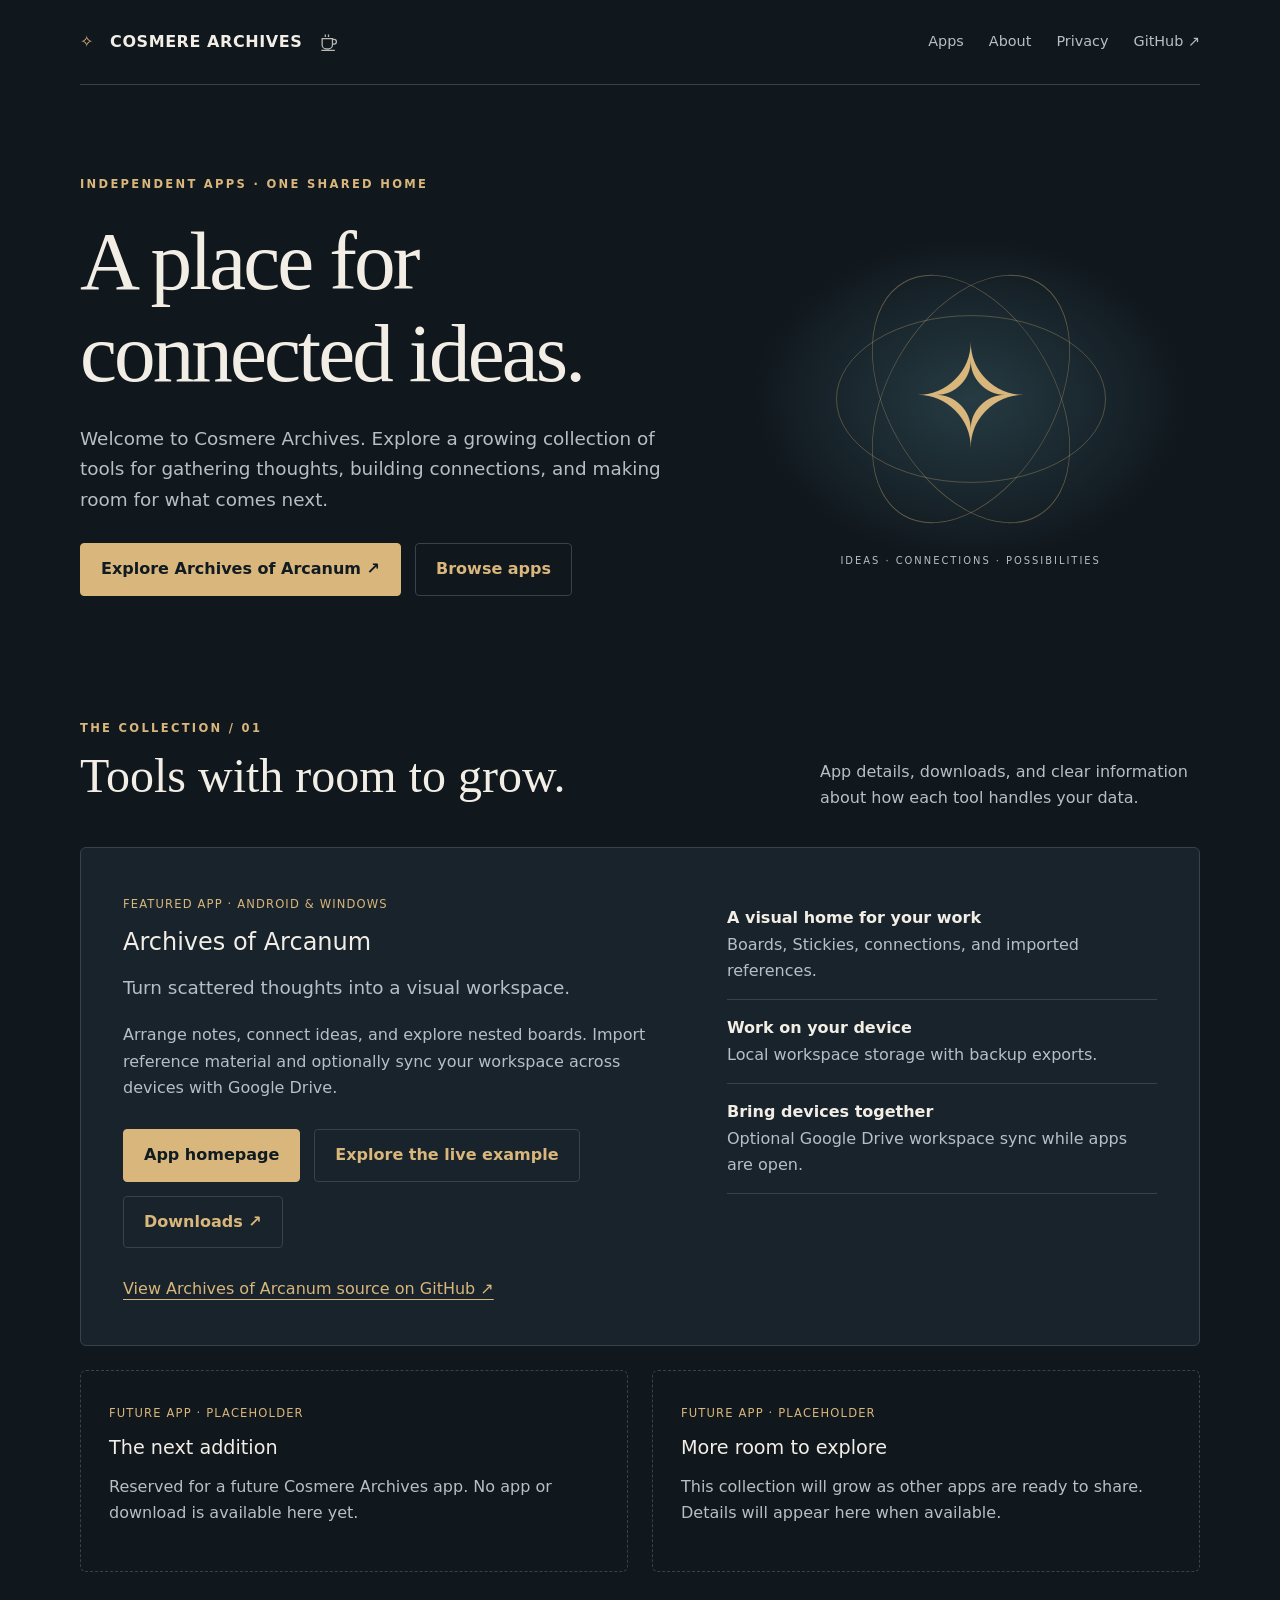
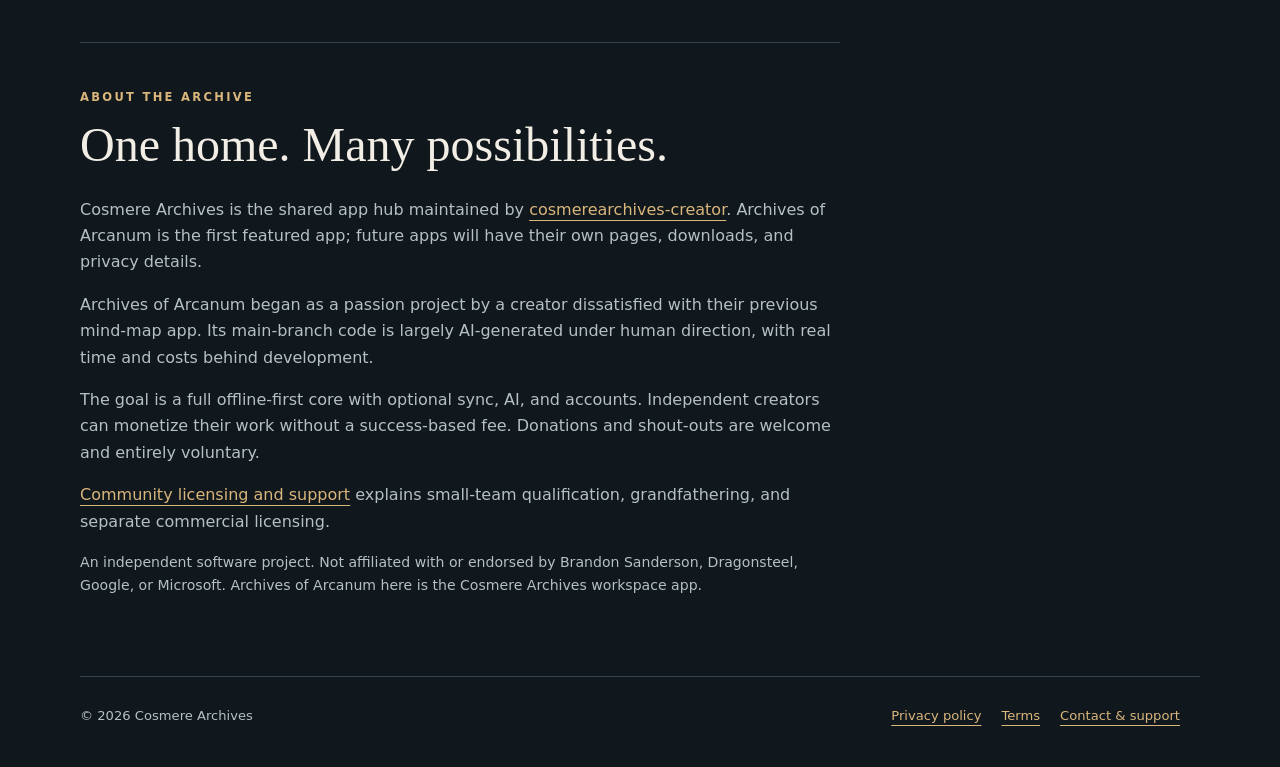
<file: index.html>
<!doctype html><html lang="en"><head><meta charset="utf-8"><meta name="viewport" content="width=device-width,initial-scale=1"><meta name="description" content="Cosmere Archives: a growing collection of independent apps. Explore Archives of Arcanum, a visual workspace for connected ideas."><title>Cosmere Archives — A home for connected ideas</title><link rel="stylesheet" href="/styles.css?v=kofi-20261106"></head><body><a class="skip" href="#main">Skip to content</a><header><div class="brandGroup"><a class="brand" href="/"><span class="mark" aria-hidden="true">✧</span> COSMERE ARCHIVES</a><a class="kofiSupport" href="https://ko-fi.com/cosmerearchives" target="_blank" rel="noopener noreferrer" title="Support on Ko-fi" aria-label="Support on Ko-fi"><svg viewBox="0 0 24 24" width="19" height="19" aria-hidden="true" fill="none" stroke="currentColor" stroke-width="1.6"><path d="M4 7h13v8a5 5 0 0 1-5 5H9a5 5 0 0 1-5-5z M17 8h2a3 3 0 0 1 0 6h-2 M3 22h17 M8 2v3 M12 2v3"/></svg></a></div><nav aria-label="Main navigation"><a href="#apps">Apps</a><a href="#about">About</a><a href="/privacy/">Privacy</a><a href="https://github.com/cosmerearchives-creator">GitHub ↗</a></nav></header><main id="main"><div class="hero"><div><div class="eyebrow">Independent apps · One shared home</div><h1>A place for<br>connected ideas.</h1><p class="lead">Welcome to Cosmere Archives. Explore a growing collection of tools for gathering thoughts, building connections, and making room for what comes next.</p><div class="actions"><a class="button primary" href="/apps/archives-of-arcanum/">Explore Archives of Arcanum <span aria-hidden="true">↗</span></a><a class="button" href="#apps">Browse apps</a></div></div><div class="atlas" aria-hidden="true"><div class="orbit"></div><div class="orbit two"></div><div class="orbit three"></div><span class="star">✧</span></div></div><section id="apps" aria-labelledby="apps-title"><div class="section-head"><div><div class="eyebrow">The collection / 01</div><h2 id="apps-title">Tools with room to grow.</h2></div><p>App details, downloads, and clear information about how each tool handles your data.</p></div><article class="featured"><div><span class="tag">Featured app · Android &amp; Windows</span><h3>Archives of Arcanum</h3><p class="lead">Turn scattered thoughts into a visual workspace.</p><p>Arrange notes, connect ideas, and explore nested boards. Import reference material and optionally sync your workspace across devices with Google Drive.</p><div class="actions"><a class="button primary" href="/apps/archives-of-arcanum/">App homepage</a><a class="button" href="/apps/archives-of-arcanum/#example">Explore the live example</a><a class="button" href="https://github.com/cosmerearchives-creator/Mind-Map/releases">Downloads ↗</a></div><a href="https://github.com/cosmerearchives-creator/Mind-Map">View Archives of Arcanum source on GitHub ↗</a></div><ul class="feature-list"><li><strong>A visual home for your work</strong>Boards, Stickies, connections, and imported references.</li><li><strong>Work on your device</strong>Local workspace storage with backup exports.</li><li><strong>Bring devices together</strong>Optional Google Drive workspace sync while apps are open.</li></ul></article><div class="grid"><article class="placeholder"><span class="tag">Future app · Placeholder</span><h3>The next addition</h3><p>Reserved for a future Cosmere Archives app. No app or download is available here yet.</p></article><article class="placeholder"><span class="tag">Future app · Placeholder</span><h3>More room to explore</h3><p>This collection will grow as other apps are ready to share. Details will appear here when available.</p></article></div></section><section id="about" class="about"><div class="eyebrow">About the archive</div><h2>One home. Many possibilities.</h2><p>Cosmere Archives is the shared app hub maintained by <a href="https://github.com/cosmerearchives-creator">cosmerearchives-creator</a>. Archives of Arcanum is the first featured app; future apps will have their own pages, downloads, and privacy details.</p><p>Archives of Arcanum began as a passion project by a creator dissatisfied with their previous mind-map app. Its main-branch code is largely AI-generated under human direction, with real time and costs behind development.</p><p>The goal is a full offline-first core with optional sync, AI, and accounts. Independent creators can monetize their work without a success-based fee. Donations and shout-outs are welcome and entirely voluntary.</p><p><a href="/apps/archives-of-arcanum/#licensing">Community licensing and support</a> explains small-team qualification, grandfathering, and separate commercial licensing.</p><p class="note">An independent software project. Not affiliated with or endorsed by Brandon Sanderson, Dragonsteel, Google, or Microsoft. Archives of Arcanum here is the Cosmere Archives workspace app.</p></section></main><footer><span>© 2026 Cosmere Archives</span><div><a href="/privacy/">Privacy policy</a><a href="/terms/">Terms</a><a href="https://github.com/cosmerearchives-creator/cosmerearchives-creator.github.io/issues">Contact &amp; support</a></div></footer></body></html>
</file>
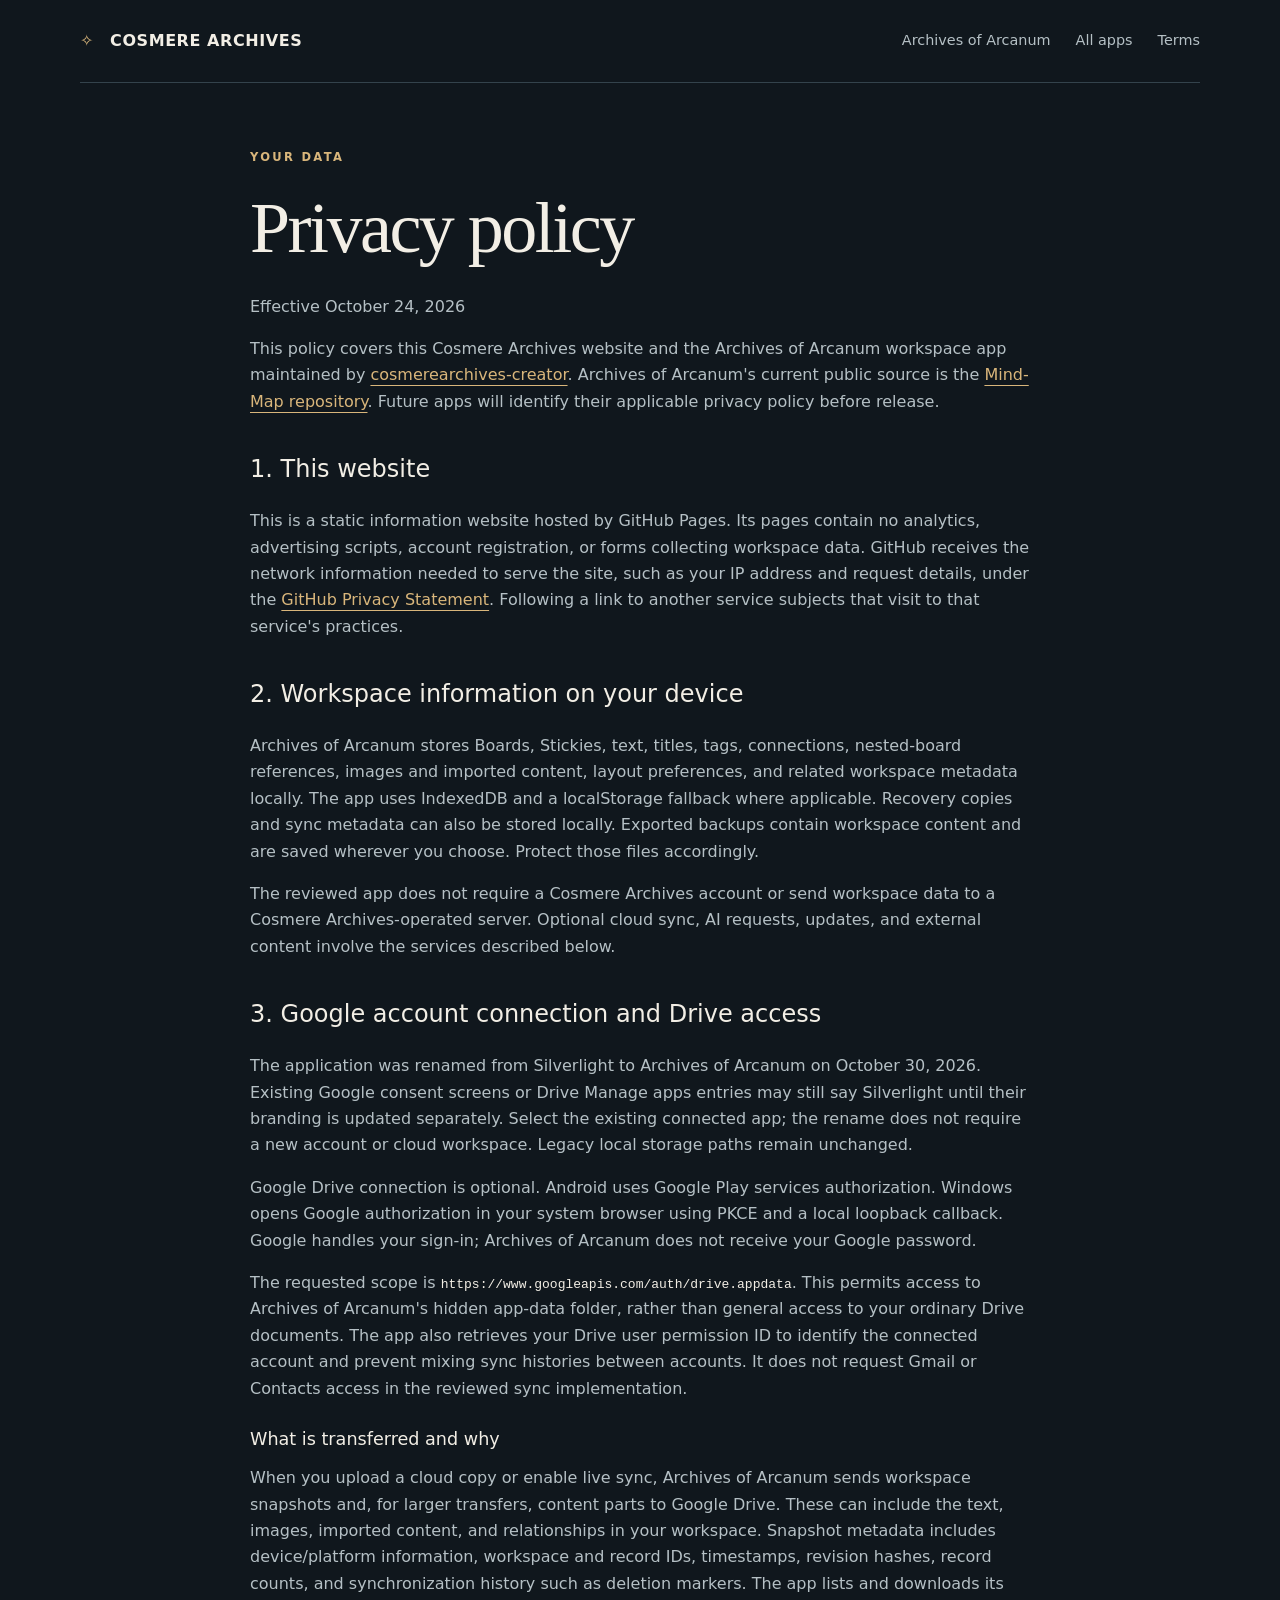
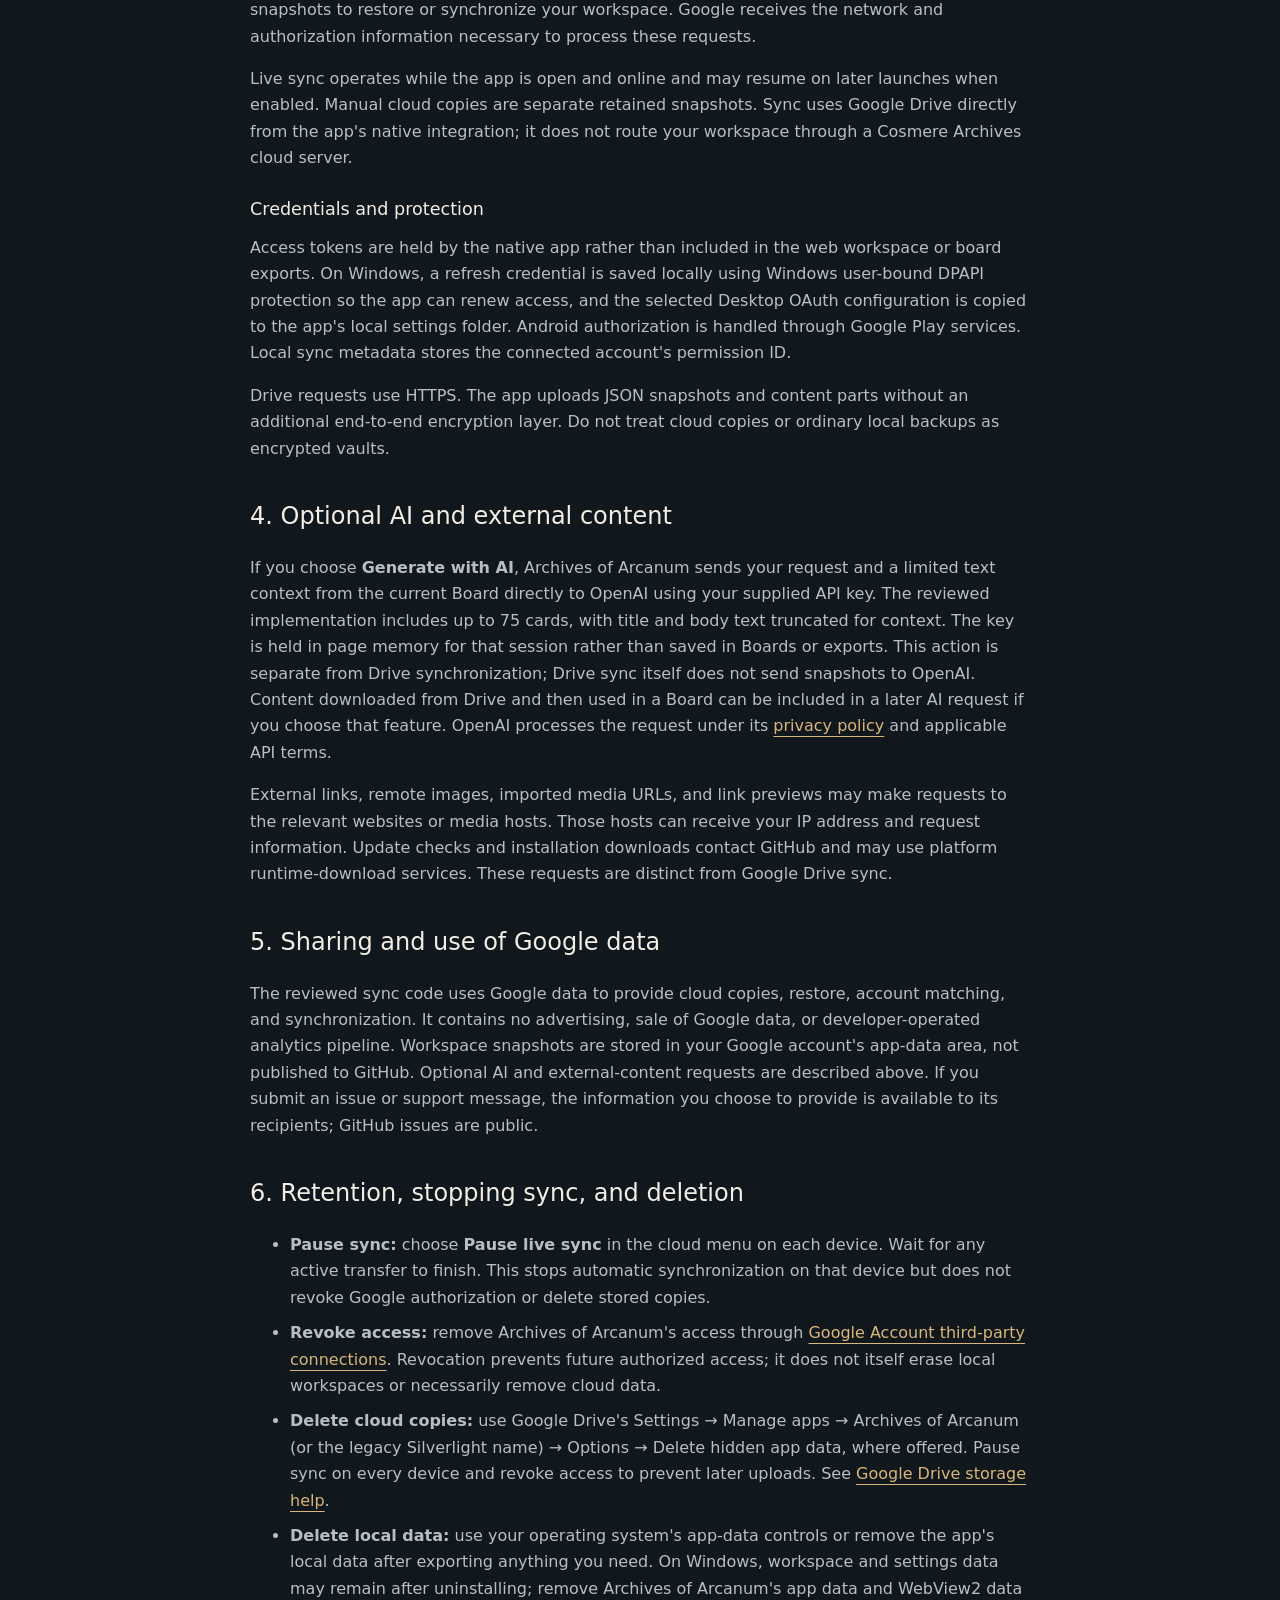
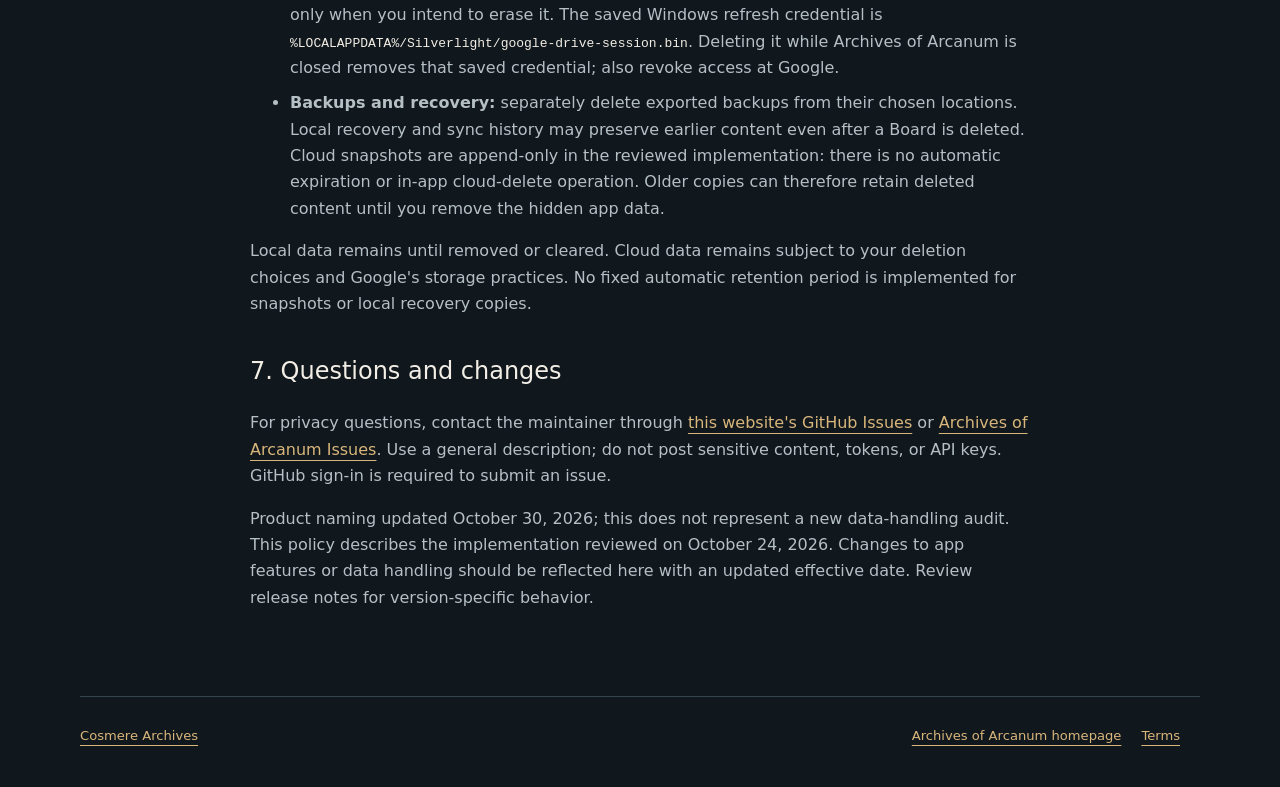
<file: privacy/index.html>
<!doctype html><html lang="en"><head><meta charset="utf-8"><meta name="viewport" content="width=device-width,initial-scale=1"><meta name="description" content="Privacy policy for the Cosmere Archives website and Archives of Arcanum, including optional Google Drive sync."><title>Privacy policy — Cosmere Archives &amp; Archives of Arcanum</title><link rel="stylesheet" href="/styles.css"></head><body><a class="skip" href="#main">Skip to content</a><header><a class="brand" href="/"><span class="mark" aria-hidden="true">✧</span> COSMERE ARCHIVES</a><nav aria-label="Main navigation"><a href="/apps/archives-of-arcanum/">Archives of Arcanum</a><a href="/#apps">All apps</a><a href="/terms/">Terms</a></nav></header><main id="main" class="article"><div class="eyebrow">Your data</div><h1>Privacy policy</h1><p>Effective October 24, 2026</p><p>This policy covers this Cosmere Archives website and the Archives of Arcanum workspace app maintained by <a href="https://github.com/cosmerearchives-creator">cosmerearchives-creator</a>. Archives of Arcanum's current public source is the <a href="https://github.com/cosmerearchives-creator/Mind-Map">Mind-Map repository</a>. Future apps will identify their applicable privacy policy before release.</p><h2>1. This website</h2><p>This is a static information website hosted by GitHub Pages. Its pages contain no analytics, advertising scripts, account registration, or forms collecting workspace data. GitHub receives the network information needed to serve the site, such as your IP address and request details, under the <a href="https://docs.github.com/en/site-policy/privacy-policies/github-general-privacy-statement">GitHub Privacy Statement</a>. Following a link to another service subjects that visit to that service's practices.</p><h2>2. Workspace information on your device</h2><p>Archives of Arcanum stores Boards, Stickies, text, titles, tags, connections, nested-board references, images and imported content, layout preferences, and related workspace metadata locally. The app uses IndexedDB and a localStorage fallback where applicable. Recovery copies and sync metadata can also be stored locally. Exported backups contain workspace content and are saved wherever you choose. Protect those files accordingly.</p><p>The reviewed app does not require a Cosmere Archives account or send workspace data to a Cosmere Archives-operated server. Optional cloud sync, AI requests, updates, and external content involve the services described below.</p><h2>3. Google account connection and Drive access</h2><p>The application was renamed from Silverlight to Archives of Arcanum on October 30, 2026. Existing Google consent screens or Drive Manage apps entries may still say Silverlight until their branding is updated separately. Select the existing connected app; the rename does not require a new account or cloud workspace. Legacy local storage paths remain unchanged.</p><p>Google Drive connection is optional. Android uses Google Play services authorization. Windows opens Google authorization in your system browser using PKCE and a local loopback callback. Google handles your sign-in; Archives of Arcanum does not receive your Google password.</p><p>The requested scope is <code>https://www.googleapis.com/auth/drive.appdata</code>. This permits access to Archives of Arcanum's hidden app-data folder, rather than general access to your ordinary Drive documents. The app also retrieves your Drive user permission ID to identify the connected account and prevent mixing sync histories between accounts. It does not request Gmail or Contacts access in the reviewed sync implementation.</p><h3>What is transferred and why</h3><p>When you upload a cloud copy or enable live sync, Archives of Arcanum sends workspace snapshots and, for larger transfers, content parts to Google Drive. These can include the text, images, imported content, and relationships in your workspace. Snapshot metadata includes device/platform information, workspace and record IDs, timestamps, revision hashes, record counts, and synchronization history such as deletion markers. The app lists and downloads its snapshots to restore or synchronize your workspace. Google receives the network and authorization information necessary to process these requests.</p><p>Live sync operates while the app is open and online and may resume on later launches when enabled. Manual cloud copies are separate retained snapshots. Sync uses Google Drive directly from the app's native integration; it does not route your workspace through a Cosmere Archives cloud server.</p><h3>Credentials and protection</h3><p>Access tokens are held by the native app rather than included in the web workspace or board exports. On Windows, a refresh credential is saved locally using Windows user-bound DPAPI protection so the app can renew access, and the selected Desktop OAuth configuration is copied to the app's local settings folder. Android authorization is handled through Google Play services. Local sync metadata stores the connected account's permission ID.</p><p>Drive requests use HTTPS. The app uploads JSON snapshots and content parts without an additional end-to-end encryption layer. Do not treat cloud copies or ordinary local backups as encrypted vaults.</p><h2>4. Optional AI and external content</h2><p>If you choose <strong>Generate with AI</strong>, Archives of Arcanum sends your request and a limited text context from the current Board directly to OpenAI using your supplied API key. The reviewed implementation includes up to 75 cards, with title and body text truncated for context. The key is held in page memory for that session rather than saved in Boards or exports. This action is separate from Drive synchronization; Drive sync itself does not send snapshots to OpenAI. Content downloaded from Drive and then used in a Board can be included in a later AI request if you choose that feature. OpenAI processes the request under its <a href="https://openai.com/policies/privacy-policy/">privacy policy</a> and applicable API terms.</p><p>External links, remote images, imported media URLs, and link previews may make requests to the relevant websites or media hosts. Those hosts can receive your IP address and request information. Update checks and installation downloads contact GitHub and may use platform runtime-download services. These requests are distinct from Google Drive sync.</p><h2>5. Sharing and use of Google data</h2><p>The reviewed sync code uses Google data to provide cloud copies, restore, account matching, and synchronization. It contains no advertising, sale of Google data, or developer-operated analytics pipeline. Workspace snapshots are stored in your Google account's app-data area, not published to GitHub. Optional AI and external-content requests are described above. If you submit an issue or support message, the information you choose to provide is available to its recipients; GitHub issues are public.</p><h2>6. Retention, stopping sync, and deletion</h2><ul><li><strong>Pause sync:</strong> choose <strong>Pause live sync</strong> in the cloud menu on each device. Wait for any active transfer to finish. This stops automatic synchronization on that device but does not revoke Google authorization or delete stored copies.</li><li><strong>Revoke access:</strong> remove Archives of Arcanum's access through <a href="https://myaccount.google.com/connections">Google Account third-party connections</a>. Revocation prevents future authorized access; it does not itself erase local workspaces or necessarily remove cloud data.</li><li><strong>Delete cloud copies:</strong> use Google Drive's Settings → Manage apps → Archives of Arcanum (or the legacy Silverlight name) → Options → Delete hidden app data, where offered. Pause sync on every device and revoke access to prevent later uploads. See <a href="https://support.google.com/drive/answer/6374270">Google Drive storage help</a>.</li><li><strong>Delete local data:</strong> use your operating system's app-data controls or remove the app's local data after exporting anything you need. On Windows, workspace and settings data may remain after uninstalling; remove Archives of Arcanum's app data and WebView2 data only when you intend to erase it. The saved Windows refresh credential is <code>%LOCALAPPDATA%/Silverlight/google-drive-session.bin</code>. Deleting it while Archives of Arcanum is closed removes that saved credential; also revoke access at Google.</li><li><strong>Backups and recovery:</strong> separately delete exported backups from their chosen locations. Local recovery and sync history may preserve earlier content even after a Board is deleted. Cloud snapshots are append-only in the reviewed implementation: there is no automatic expiration or in-app cloud-delete operation. Older copies can therefore retain deleted content until you remove the hidden app data.</li></ul><p>Local data remains until removed or cleared. Cloud data remains subject to your deletion choices and Google's storage practices. No fixed automatic retention period is implemented for snapshots or local recovery copies.</p><h2>7. Questions and changes</h2><p>For privacy questions, contact the maintainer through <a href="https://github.com/cosmerearchives-creator/cosmerearchives-creator.github.io/issues">this website's GitHub Issues</a> or <a href="https://github.com/cosmerearchives-creator/Mind-Map/issues">Archives of Arcanum Issues</a>. Use a general description; do not post sensitive content, tokens, or API keys. GitHub sign-in is required to submit an issue.</p><p>Product naming updated October 30, 2026; this does not represent a new data-handling audit. This policy describes the implementation reviewed on October 24, 2026. Changes to app features or data handling should be reflected here with an updated effective date. Review release notes for version-specific behavior.</p></main><footer><a href="/">Cosmere Archives</a><div><a href="/apps/archives-of-arcanum/">Archives of Arcanum homepage</a><a href="/terms/">Terms</a></div></footer></body></html>
</file>
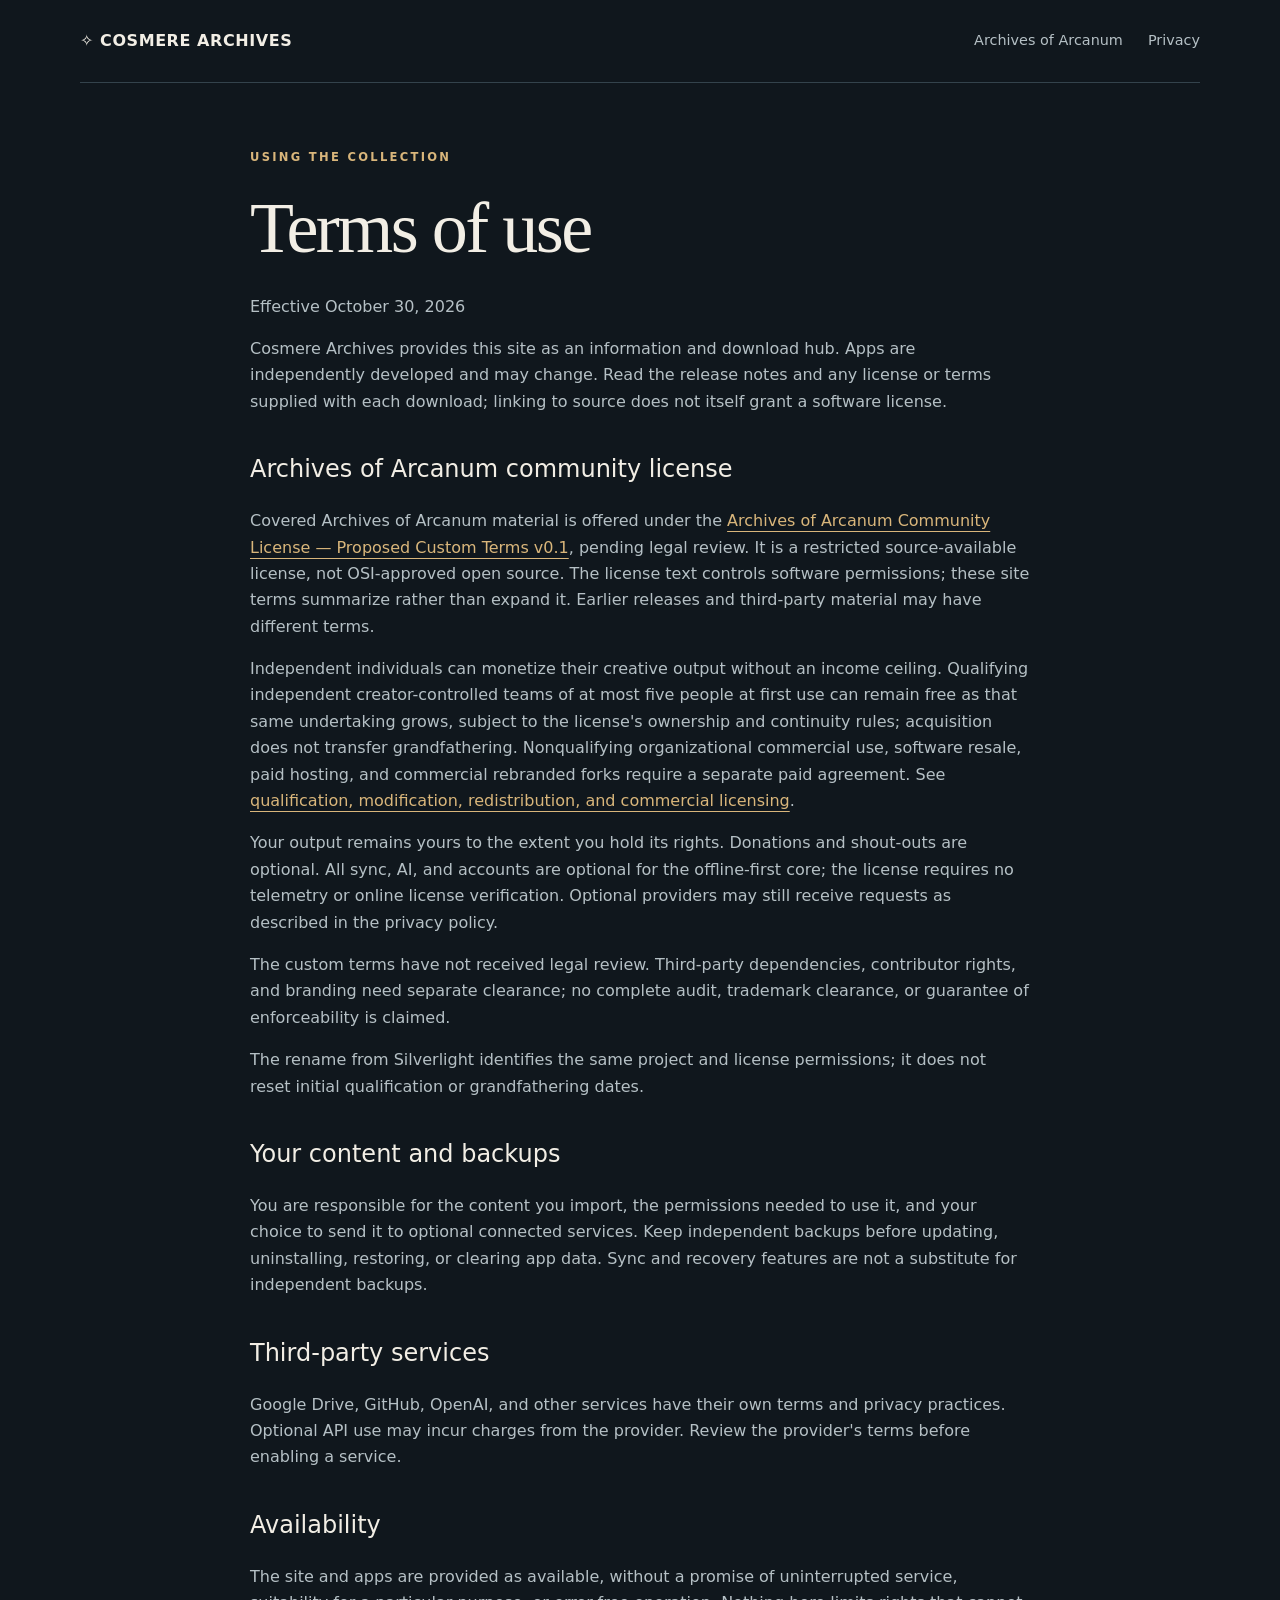
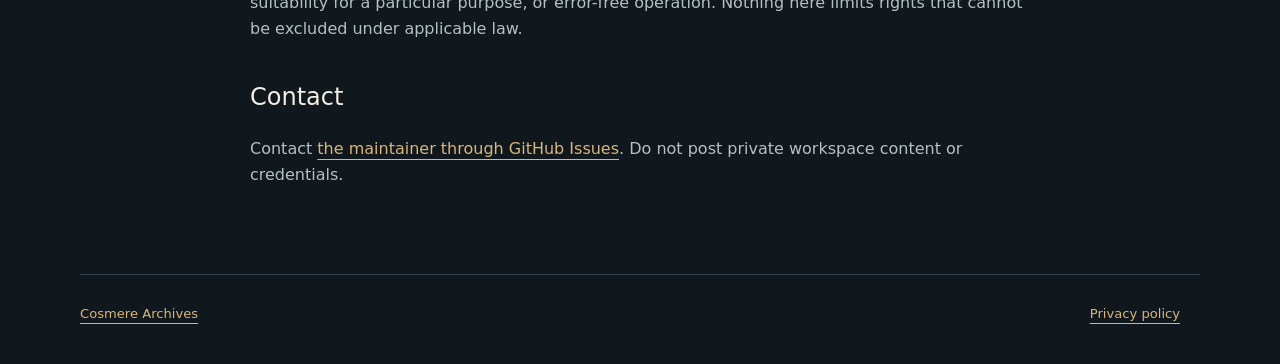
<file: terms/index.html>
<!doctype html><html lang="en"><head><meta charset="utf-8"><meta name="viewport" content="width=device-width,initial-scale=1"><title>Terms — Cosmere Archives</title><link rel="stylesheet" href="/styles.css"></head><body><a class="skip" href="#main">Skip to content</a><header><a class="brand" href="/">✧ COSMERE ARCHIVES</a><nav aria-label="Main navigation"><a href="/apps/archives-of-arcanum/">Archives of Arcanum</a><a href="/privacy/">Privacy</a></nav></header><main id="main" class="article"><div class="eyebrow">Using the collection</div><h1>Terms of use</h1><p>Effective October 30, 2026</p><p>Cosmere Archives provides this site as an information and download hub. Apps are independently developed and may change. Read the release notes and any license or terms supplied with each download; linking to source does not itself grant a software license.</p><h2>Archives of Arcanum community license</h2><p>Covered Archives of Arcanum material is offered under the <a href="https://github.com/cosmerearchives-creator/Mind-Map/blob/main/LICENSE">Archives of Arcanum Community License — Proposed Custom Terms v0.1</a>, pending legal review. It is a restricted source-available license, not OSI-approved open source. The license text controls software permissions; these site terms summarize rather than expand it. Earlier releases and third-party material may have different terms.</p><p>Independent individuals can monetize their creative output without an income ceiling. Qualifying independent creator-controlled teams of at most five people at first use can remain free as that same undertaking grows, subject to the license's ownership and continuity rules; acquisition does not transfer grandfathering. Nonqualifying organizational commercial use, software resale, paid hosting, and commercial rebranded forks require a separate paid agreement. See <a href="/apps/archives-of-arcanum/#licensing">qualification, modification, redistribution, and commercial licensing</a>.</p><p>Your output remains yours to the extent you hold its rights. Donations and shout-outs are optional. All sync, AI, and accounts are optional for the offline-first core; the license requires no telemetry or online license verification. Optional providers may still receive requests as described in the privacy policy.</p><p>The custom terms have not received legal review. Third-party dependencies, contributor rights, and branding need separate clearance; no complete audit, trademark clearance, or guarantee of enforceability is claimed.</p><p>The rename from Silverlight identifies the same project and license permissions; it does not reset initial qualification or grandfathering dates.</p><h2>Your content and backups</h2><p>You are responsible for the content you import, the permissions needed to use it, and your choice to send it to optional connected services. Keep independent backups before updating, uninstalling, restoring, or clearing app data. Sync and recovery features are not a substitute for independent backups.</p><h2>Third-party services</h2><p>Google Drive, GitHub, OpenAI, and other services have their own terms and privacy practices. Optional API use may incur charges from the provider. Review the provider's terms before enabling a service.</p><h2>Availability</h2><p>The site and apps are provided as available, without a promise of uninterrupted service, suitability for a particular purpose, or error-free operation. Nothing here limits rights that cannot be excluded under applicable law.</p><h2>Contact</h2><p>Contact <a href="https://github.com/cosmerearchives-creator/cosmerearchives-creator.github.io/issues">the maintainer through GitHub Issues</a>. Do not post private workspace content or credentials.</p></main><footer><a href="/">Cosmere Archives</a><a href="/privacy/">Privacy policy</a></footer></body></html>
</file>
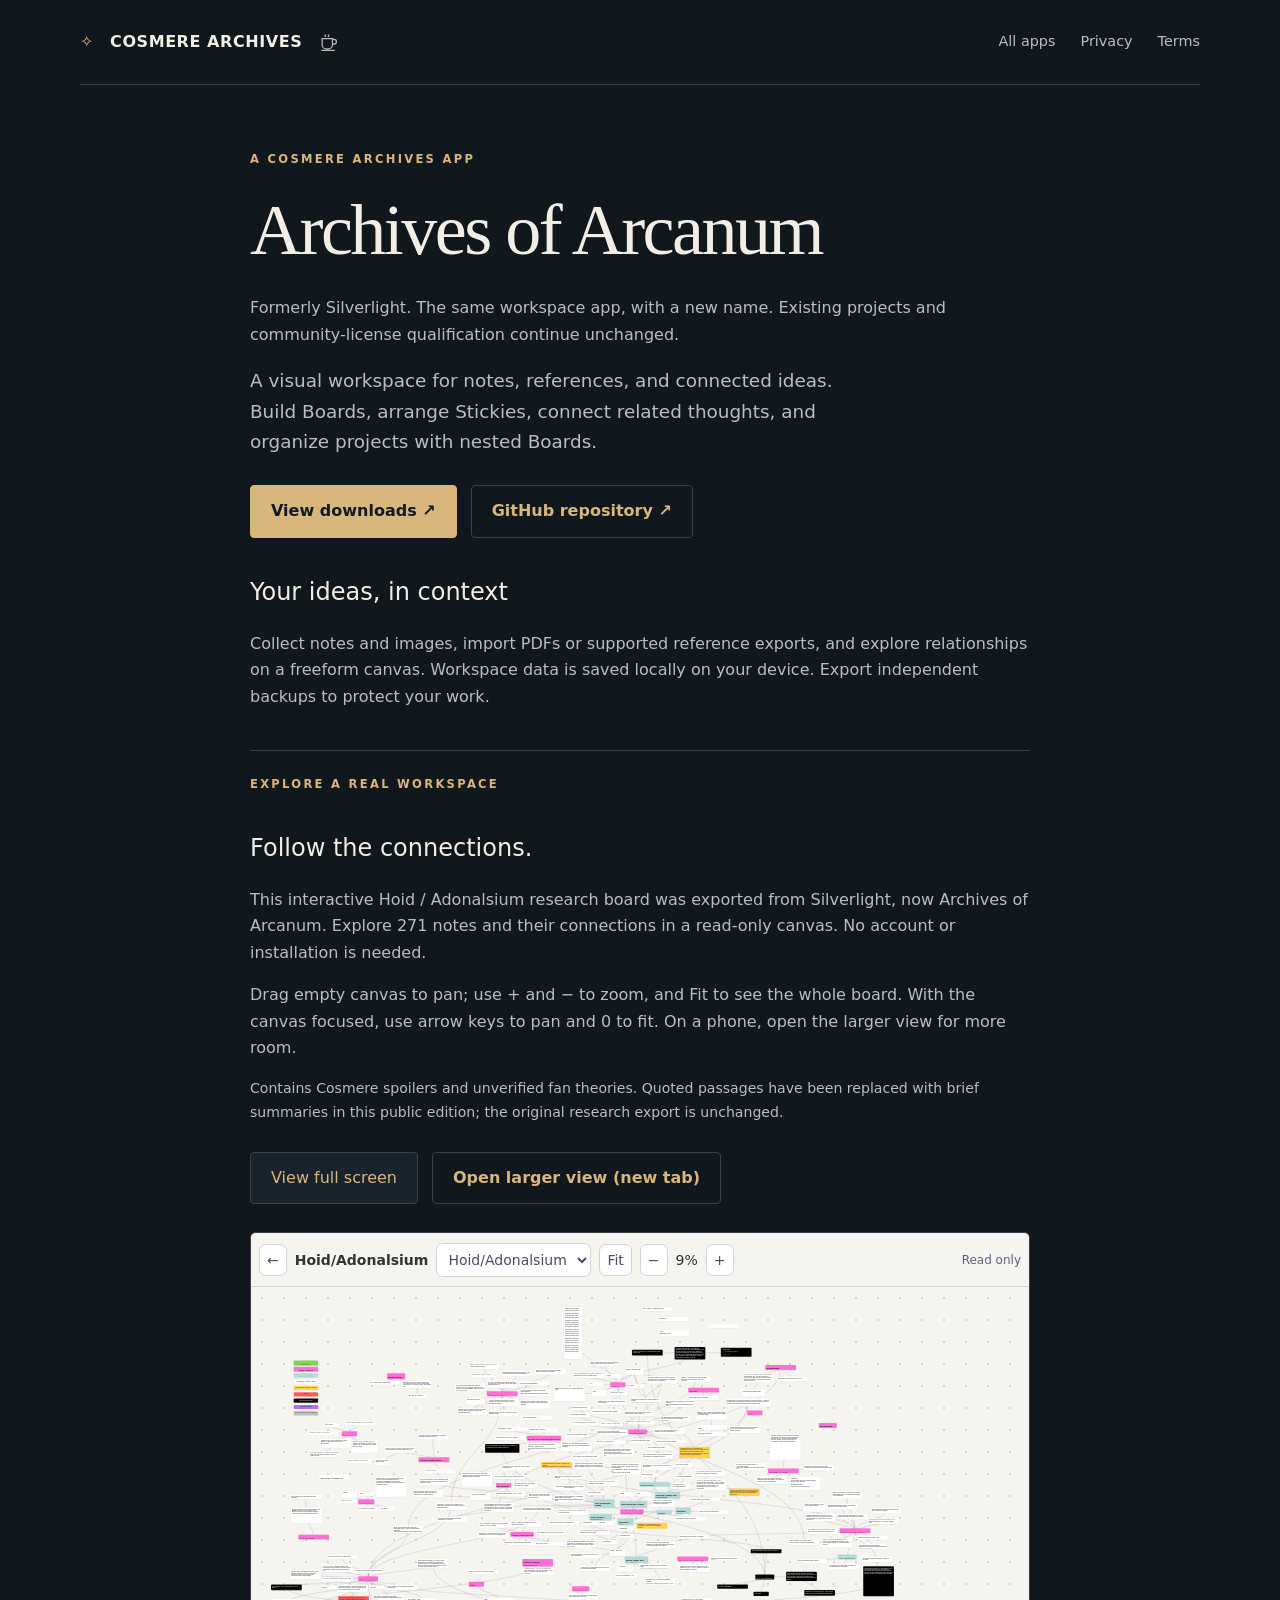
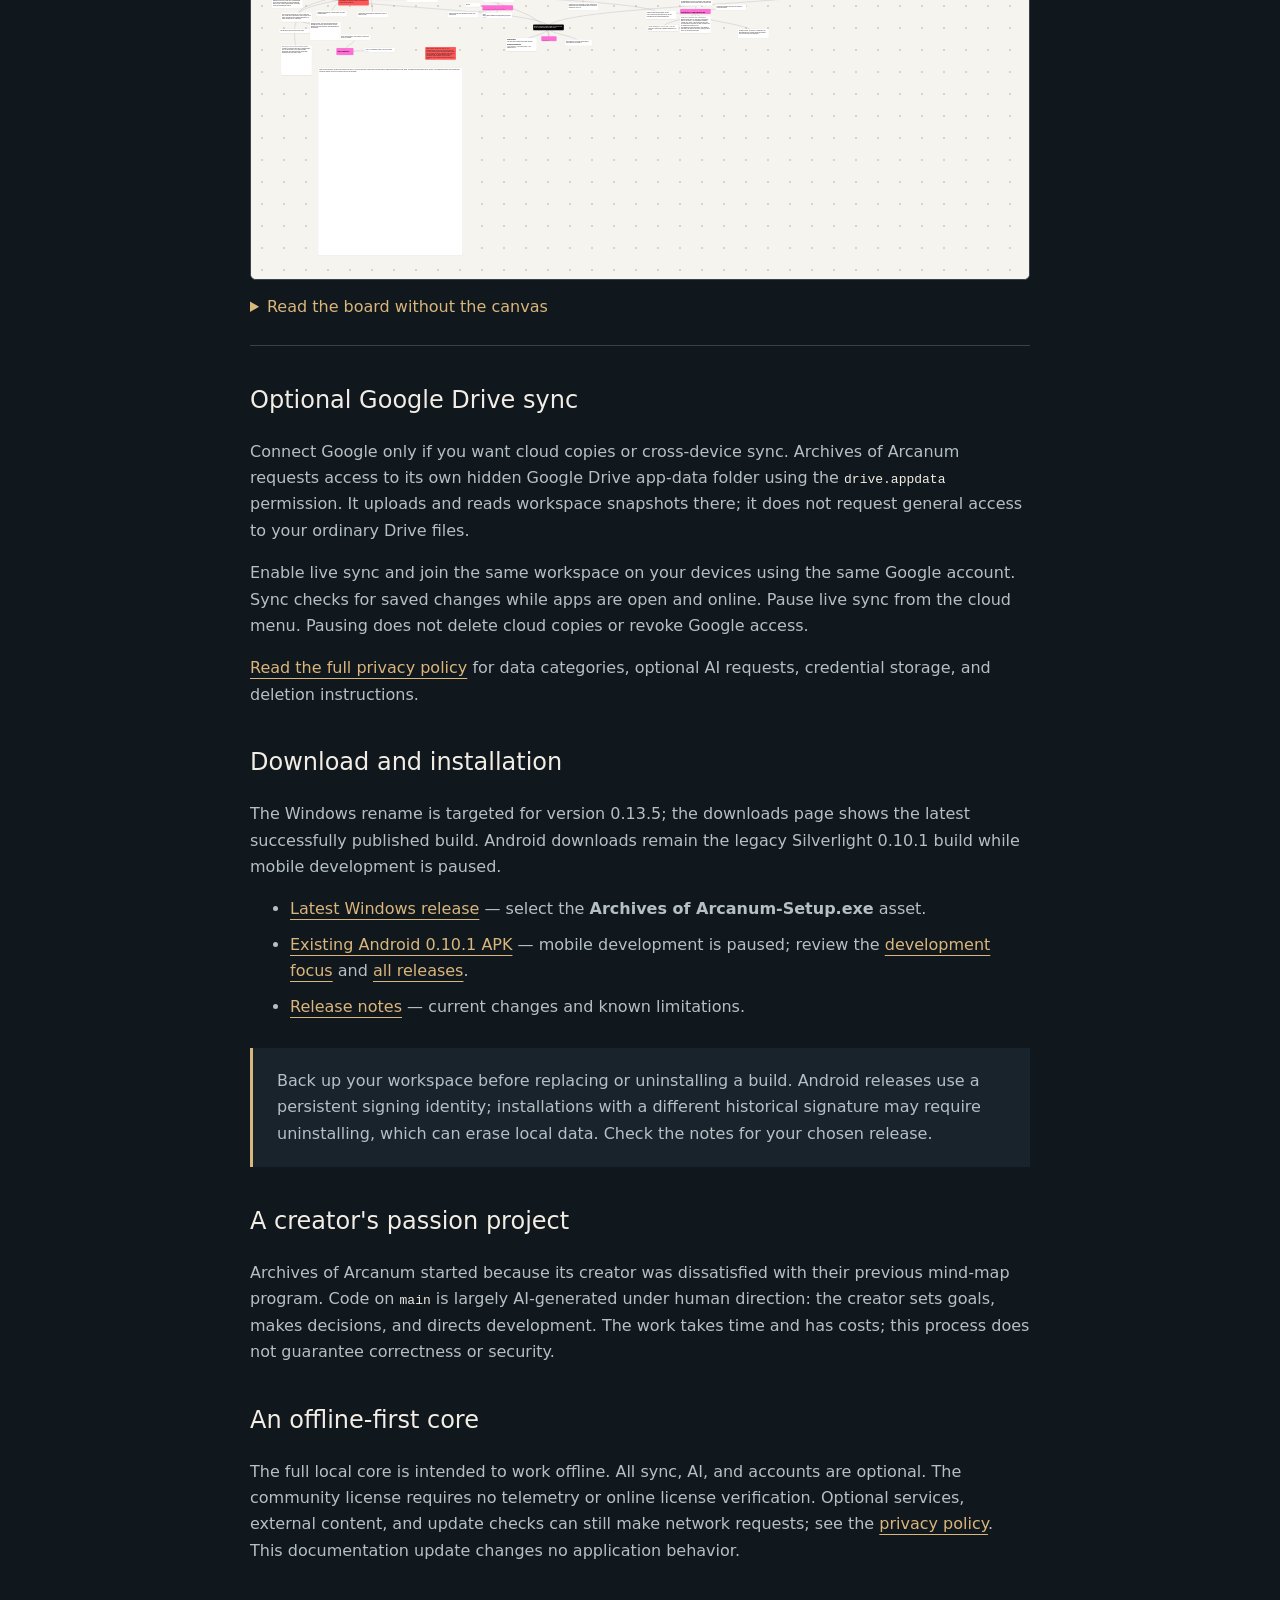
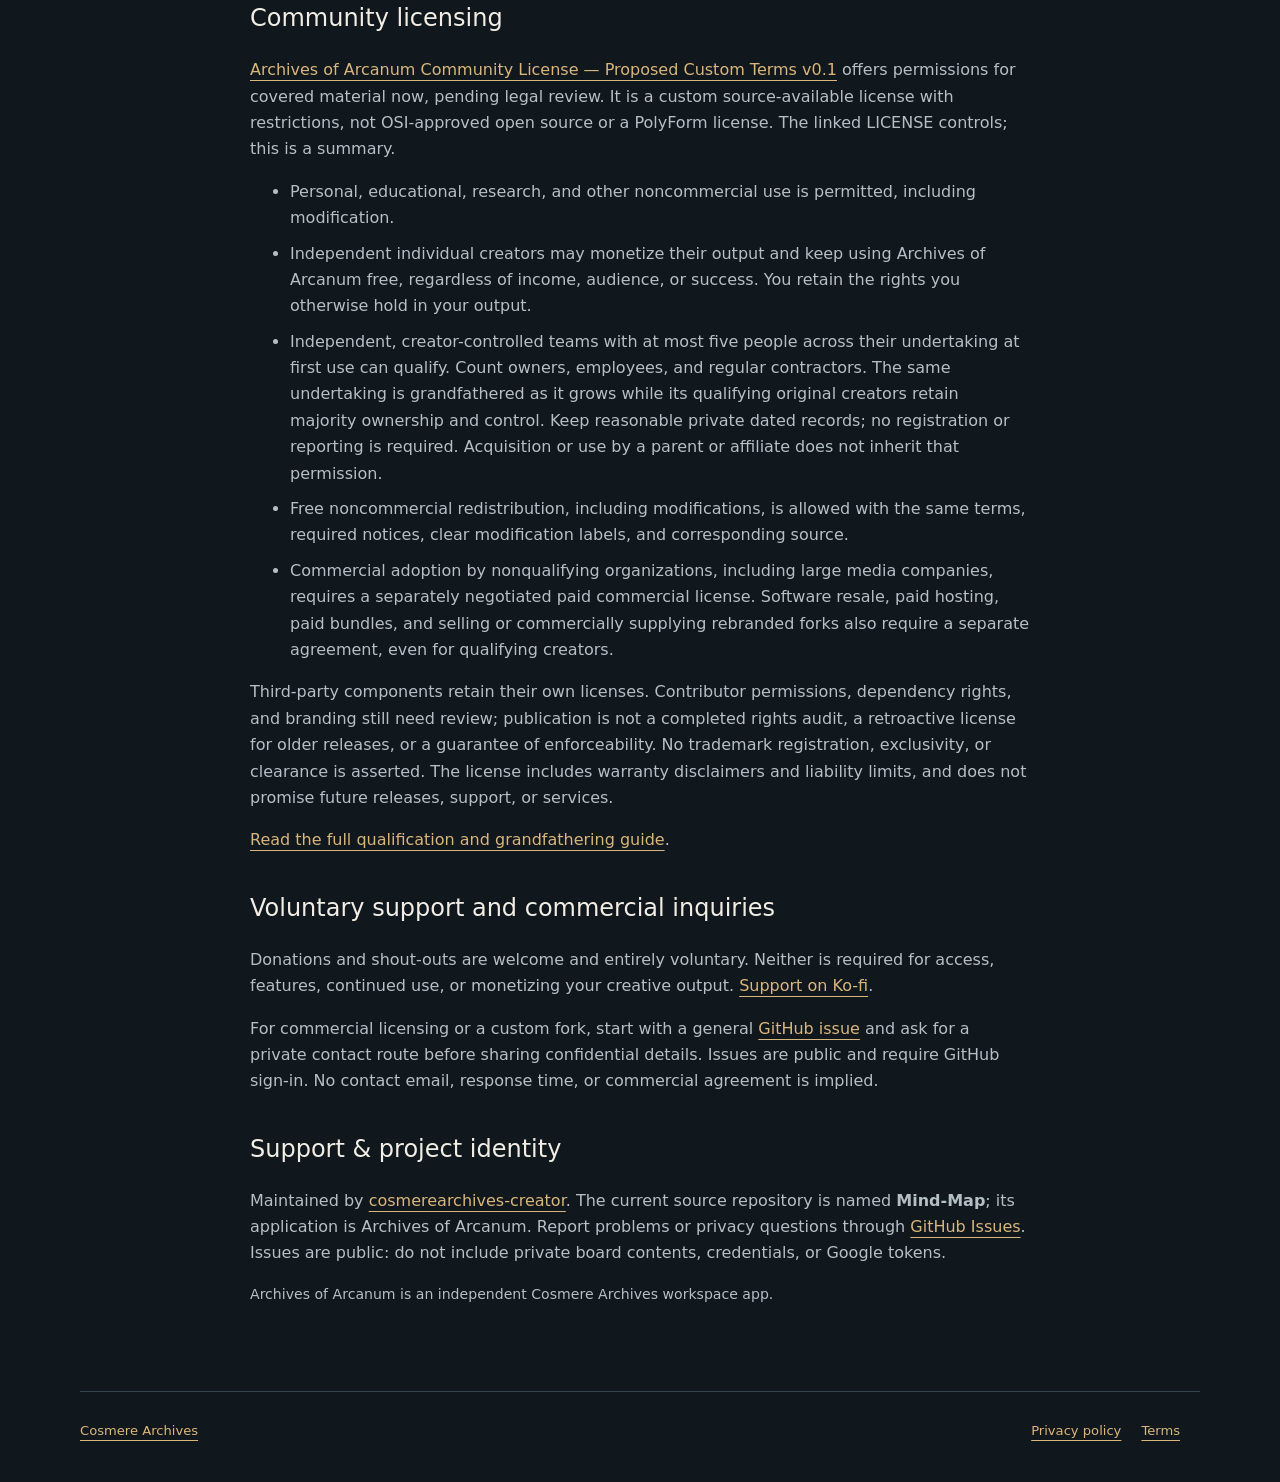
<file: apps/archives-of-arcanum/index.html>
<!doctype html><html lang="en"><head><meta charset="utf-8"><meta name="viewport" content="width=device-width,initial-scale=1"><meta name="description" content="Archives of Arcanum by Cosmere Archives: a visual workspace with boards, connected notes, and optional Google Drive sync."><title>Archives of Arcanum — Cosmere Archives</title><link rel="stylesheet" href="/styles.css?v=kofi-20261106"><link rel="canonical" href="https://cosmerearchives-creator.github.io/apps/archives-of-arcanum/"></head><body><a class="skip" href="#main">Skip to content</a><header><div class="brandGroup"><a class="brand" href="/"><span class="mark" aria-hidden="true">✧</span> COSMERE ARCHIVES</a><a class="kofiSupport" href="https://ko-fi.com/cosmerearchives" target="_blank" rel="noopener noreferrer" title="Support on Ko-fi" aria-label="Support on Ko-fi"><svg viewBox="0 0 24 24" width="19" height="19" aria-hidden="true" fill="none" stroke="currentColor" stroke-width="1.6"><path d="M4 7h13v8a5 5 0 0 1-5 5H9a5 5 0 0 1-5-5z M17 8h2a3 3 0 0 1 0 6h-2 M3 22h17 M8 2v3 M12 2v3"/></svg></a></div><nav aria-label="Main navigation"><a href="/#apps">All apps</a><a href="/privacy/">Privacy</a><a href="/terms/">Terms</a></nav></header><main id="main" class="article"><div class="eyebrow">A Cosmere Archives app</div><h1>Archives of Arcanum</h1><p>Formerly Silverlight. The same workspace app, with a new name. Existing projects and community-license qualification continue unchanged.</p><p class="lead">A visual workspace for notes, references, and connected ideas. Build Boards, arrange Stickies, connect related thoughts, and organize projects with nested Boards.</p><div class="actions"><a class="button primary" href="https://github.com/cosmerearchives-creator/Mind-Map/releases">View downloads ↗</a><a class="button" href="https://github.com/cosmerearchives-creator/Mind-Map">GitHub repository ↗</a></div><h2>Your ideas, in context</h2><p>Collect notes and images, import PDFs or supported reference exports, and explore relationships on a freeform canvas. Workspace data is saved locally on your device. Export independent backups to protect your work.</p><section id="example" aria-labelledby="example-title" class="demo-section"><div class="eyebrow">Explore a real workspace</div><h2 id="example-title">Follow the connections.</h2><p>This interactive Hoid / Adonalsium research board was exported from Silverlight, now Archives of Arcanum. Explore 271 notes and their connections in a read-only canvas. No account or installation is needed.</p><p id="demo-help">Drag empty canvas to pan; use + and − to zoom, and Fit to see the whole board. With the canvas focused, use arrow keys to pan and 0 to fit. On a phone, open the larger view for more room.</p><p class="note">Contains Cosmere spoilers and unverified fan theories. Quoted passages have been replaced with brief summaries in this public edition; the original research export is unchanged.</p><div class="actions"><button type="button" class="button" id="demo-fullscreen">View full screen</button><a class="button" href="/examples/hoid-adonalsium.html" target="_blank" rel="noopener">Open larger view (new tab)</a></div><div id="demo-container" class="demo-container"><iframe src="/examples/hoid-adonalsium.html" title="Hoid and Adonalsium: interactive read-only research board" aria-describedby="demo-help" loading="lazy" sandbox="allow-scripts allow-popups" allow="fullscreen" allowfullscreen></iframe></div><p id="demo-status" class="note" role="status"></p><details><summary>Read the board without the canvas</summary><p>A text version of every note, including source links, is available in the <a href="/examples/hoid-adonalsium-notes.html">accessible research notes</a>.</p></details></section><h2>Optional Google Drive sync</h2><p>Connect Google only if you want cloud copies or cross-device sync. Archives of Arcanum requests access to its own hidden Google Drive app-data folder using the <code>drive.appdata</code> permission. It uploads and reads workspace snapshots there; it does not request general access to your ordinary Drive files.</p><p>Enable live sync and join the same workspace on your devices using the same Google account. Sync checks for saved changes while apps are open and online. Pause live sync from the cloud menu. Pausing does not delete cloud copies or revoke Google access.</p><p><a href="/privacy/">Read the full privacy policy</a> for data categories, optional AI requests, credential storage, and deletion instructions.</p><h2>Download and installation</h2><p>The Windows rename is targeted for version 0.13.5; the downloads page shows the latest successfully published build. Android downloads remain the legacy Silverlight 0.10.1 build while mobile development is paused.</p><ul><li><a href="https://github.com/cosmerearchives-creator/Mind-Map/releases/latest">Latest Windows release</a> — select the <strong>Archives of Arcanum-Setup.exe</strong> asset.</li><li><a href="https://github.com/cosmerearchives-creator/Mind-Map/releases/download/v0.10.1/Silverlight.apk">Existing Android 0.10.1 APK</a> — mobile development is paused; review the <a href="https://github.com/cosmerearchives-creator/Mind-Map/blob/main/docs/development-focus.md">development focus</a> and <a href="https://github.com/cosmerearchives-creator/Mind-Map/releases">all releases</a>.</li><li><a href="https://github.com/cosmerearchives-creator/Mind-Map/blob/main/RELEASE_NOTES.md">Release notes</a> — current changes and known limitations.</li></ul><div class="callout"><p>Back up your workspace before replacing or uninstalling a build. Android releases use a persistent signing identity; installations with a different historical signature may require uninstalling, which can erase local data. Check the notes for your chosen release.</p></div><h2 id="about">A creator's passion project</h2><p>Archives of Arcanum started because its creator was dissatisfied with their previous mind-map program. Code on <code>main</code> is largely AI-generated under human direction: the creator sets goals, makes decisions, and directs development. The work takes time and has costs; this process does not guarantee correctness or security.</p><h2 id="offline">An offline-first core</h2><p>The full local core is intended to work offline. All sync, AI, and accounts are optional. The community license requires no telemetry or online license verification. Optional services, external content, and update checks can still make network requests; see the <a href="/privacy/">privacy policy</a>. This documentation update changes no application behavior.</p><h2 id="licensing">Community licensing</h2><p><a href="https://github.com/cosmerearchives-creator/Mind-Map/blob/main/LICENSE">Archives of Arcanum Community License — Proposed Custom Terms v0.1</a> offers permissions for covered material now, pending legal review. It is a custom source-available license with restrictions, not OSI-approved open source or a PolyForm license. The linked LICENSE controls; this is a summary.</p><ul><li>Personal, educational, research, and other noncommercial use is permitted, including modification.</li><li>Independent individual creators may monetize their output and keep using Archives of Arcanum free, regardless of income, audience, or success. You retain the rights you otherwise hold in your output.</li><li>Independent, creator-controlled teams with at most five people across their undertaking at first use can qualify. Count owners, employees, and regular contractors. The same undertaking is grandfathered as it grows while its qualifying original creators retain majority ownership and control. Keep reasonable private dated records; no registration or reporting is required. Acquisition or use by a parent or affiliate does not inherit that permission.</li><li>Free noncommercial redistribution, including modifications, is allowed with the same terms, required notices, clear modification labels, and corresponding source.</li><li>Commercial adoption by nonqualifying organizations, including large media companies, requires a separately negotiated paid commercial license. Software resale, paid hosting, paid bundles, and selling or commercially supplying rebranded forks also require a separate agreement, even for qualifying creators.</li></ul><p>Third-party components retain their own licenses. Contributor permissions, dependency rights, and branding still need review; publication is not a completed rights audit, a retroactive license for older releases, or a guarantee of enforceability. No trademark registration, exclusivity, or clearance is asserted. The license includes warranty disclaimers and liability limits, and does not promise future releases, support, or services.</p><p><a href="https://github.com/cosmerearchives-creator/Mind-Map/blob/main/docs/community-licensing.md">Read the full qualification and grandfathering guide</a>.</p><h2 id="support">Voluntary support and commercial inquiries</h2><p>Donations and shout-outs are welcome and entirely voluntary. Neither is required for access, features, continued use, or monetizing your creative output. <a href="https://ko-fi.com/cosmerearchives" target="_blank" rel="noopener noreferrer">Support on Ko-fi</a>.</p><p>For commercial licensing or a custom fork, start with a general <a href="https://github.com/cosmerearchives-creator/Mind-Map/issues">GitHub issue</a> and ask for a private contact route before sharing confidential details. Issues are public and require GitHub sign-in. No contact email, response time, or commercial agreement is implied.</p><h2>Support &amp; project identity</h2><p>Maintained by <a href="https://github.com/cosmerearchives-creator">cosmerearchives-creator</a>. The current source repository is named <strong>Mind-Map</strong>; its application is Archives of Arcanum. Report problems or privacy questions through <a href="https://github.com/cosmerearchives-creator/Mind-Map/issues">GitHub Issues</a>. Issues are public: do not include private board contents, credentials, or Google tokens.</p><p class="note">Archives of Arcanum is an independent Cosmere Archives workspace app.</p></main><footer><a href="/">Cosmere Archives</a><div><a href="/privacy/">Privacy policy</a><a href="/terms/">Terms</a></div></footer><script src="/demo.js" defer></script></body></html>
</file>
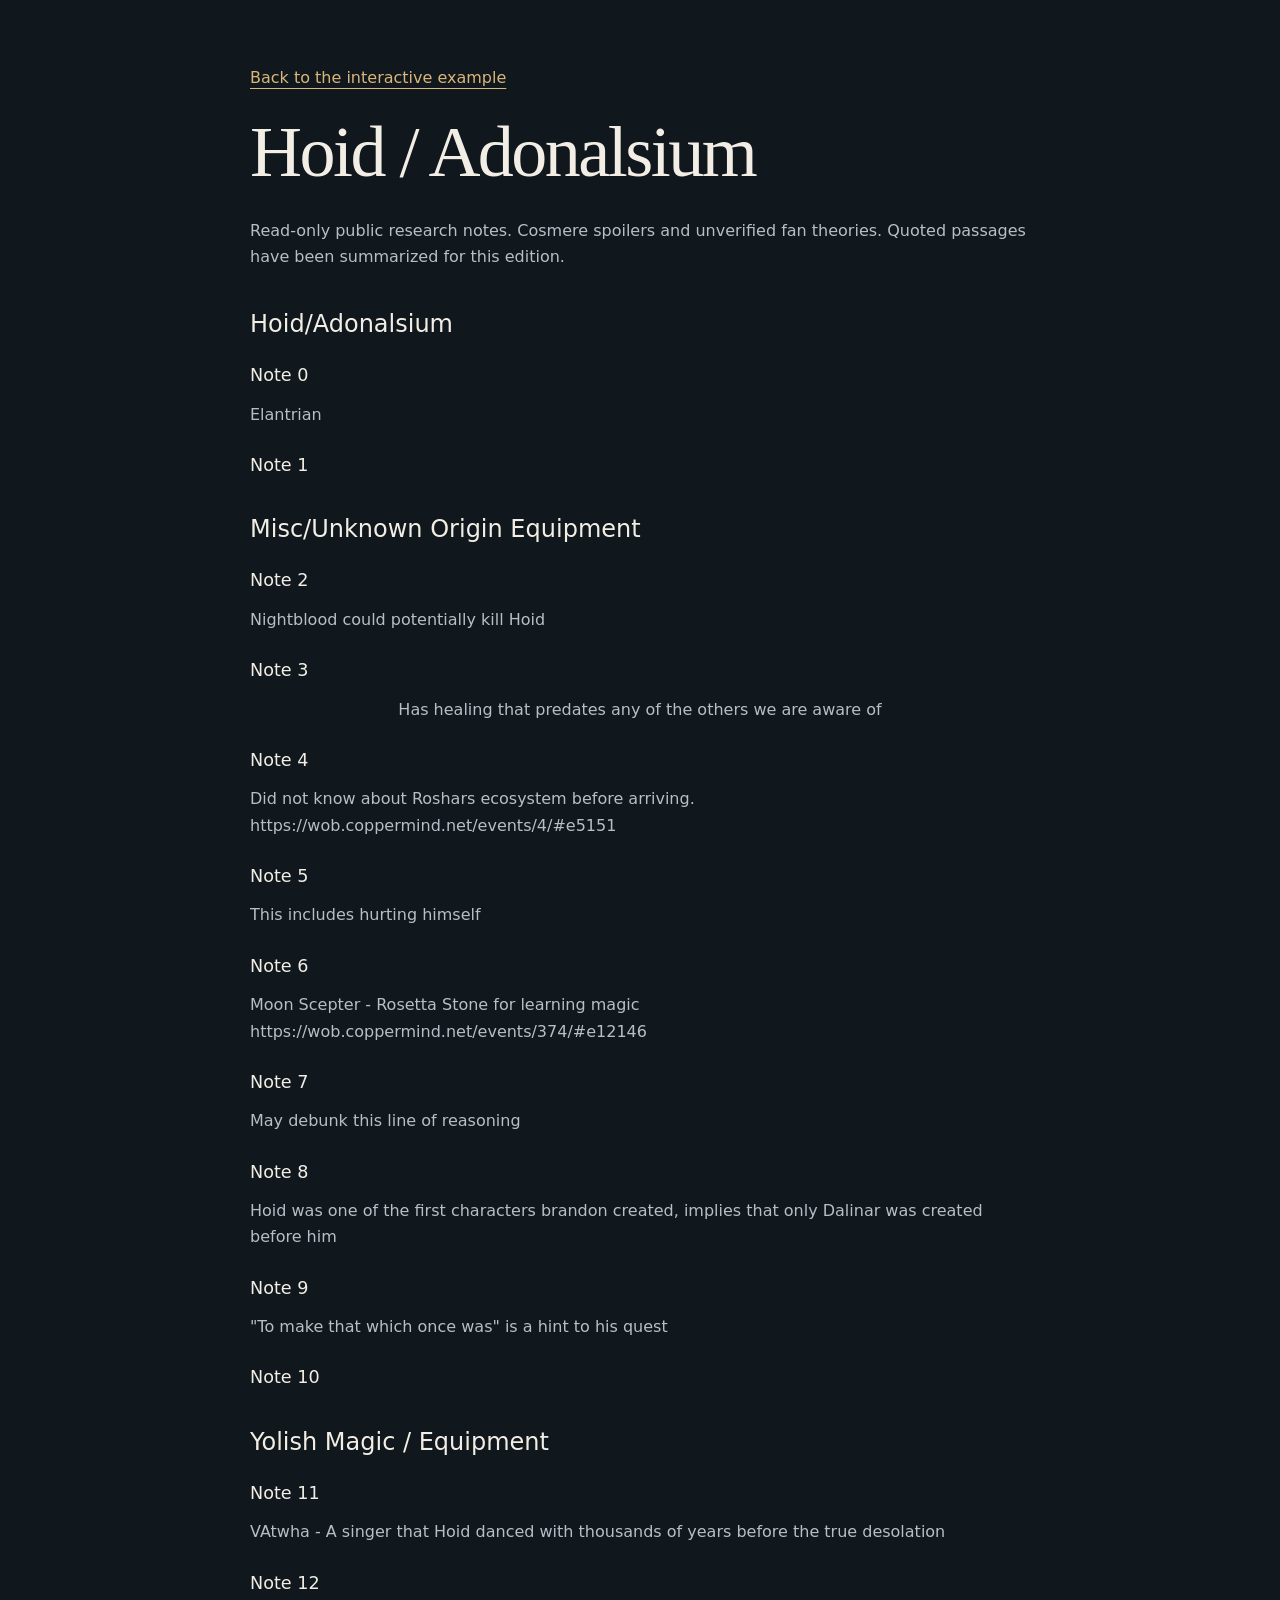
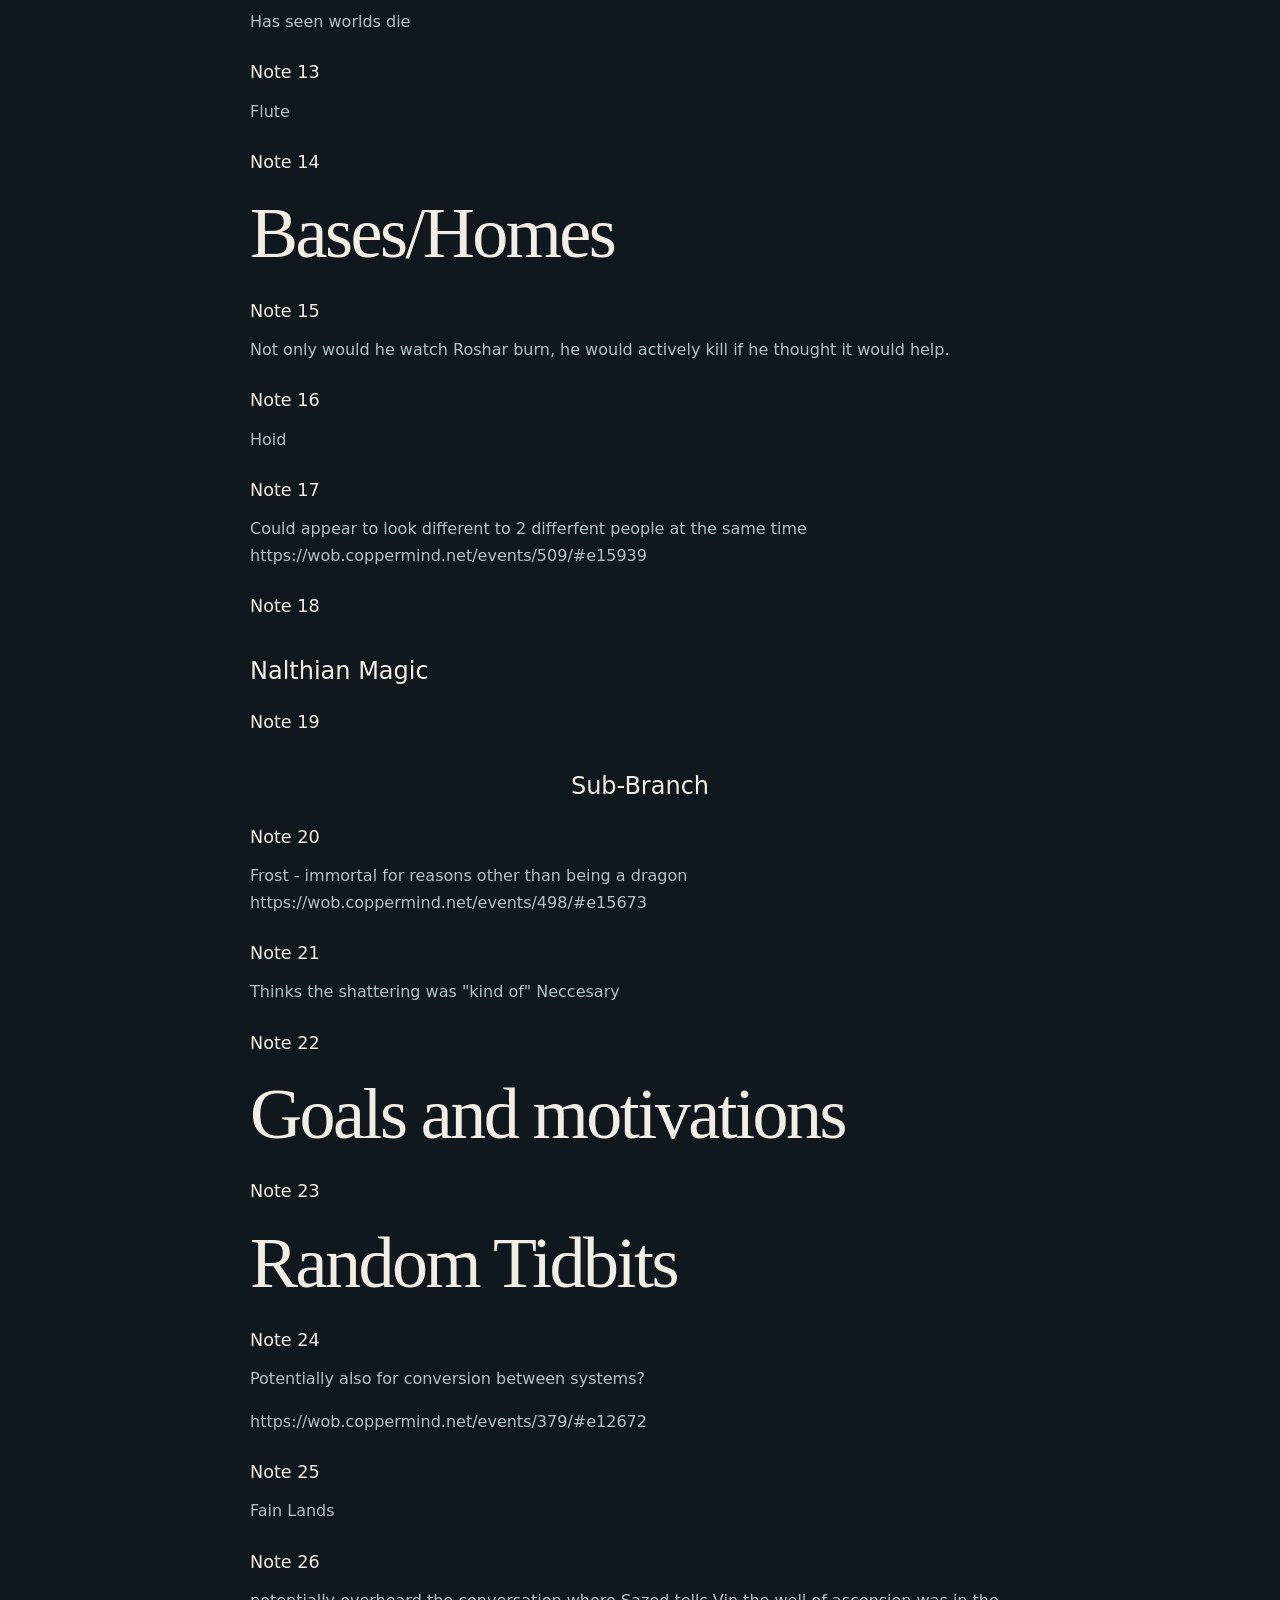
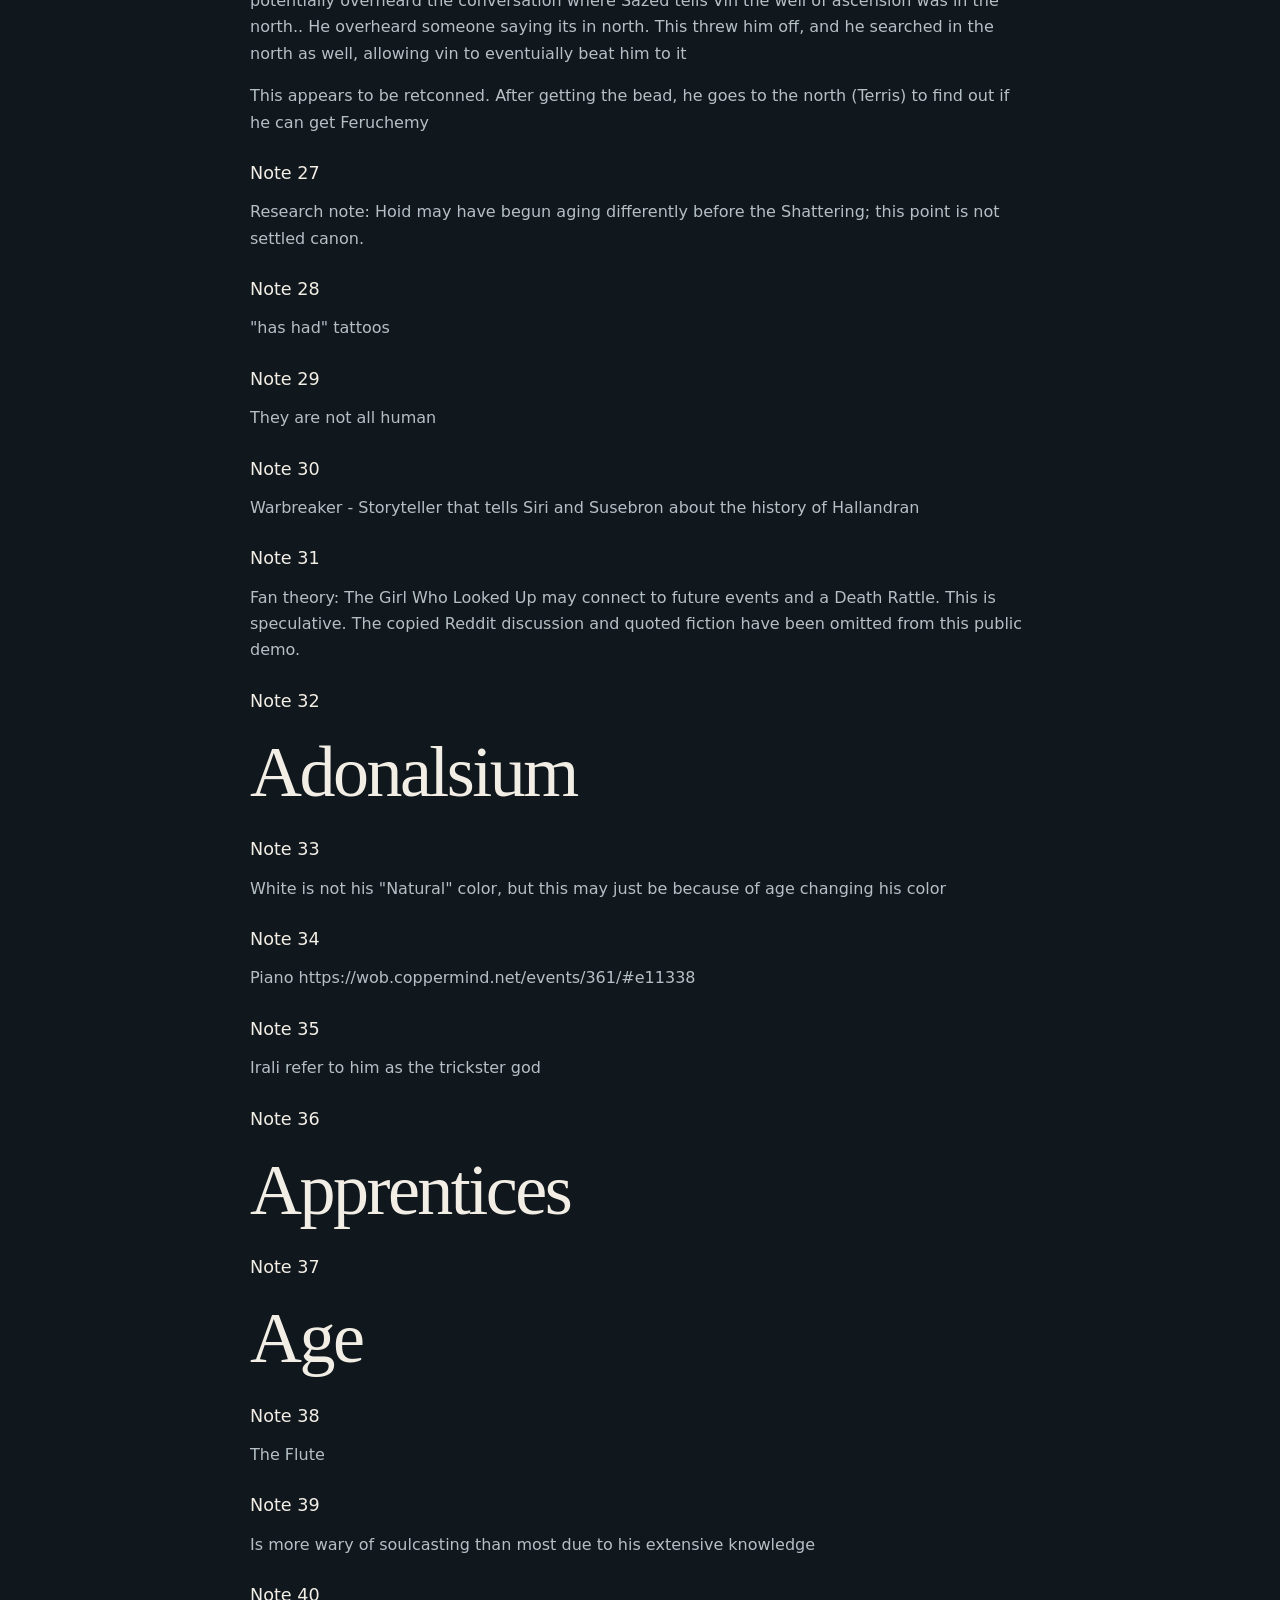
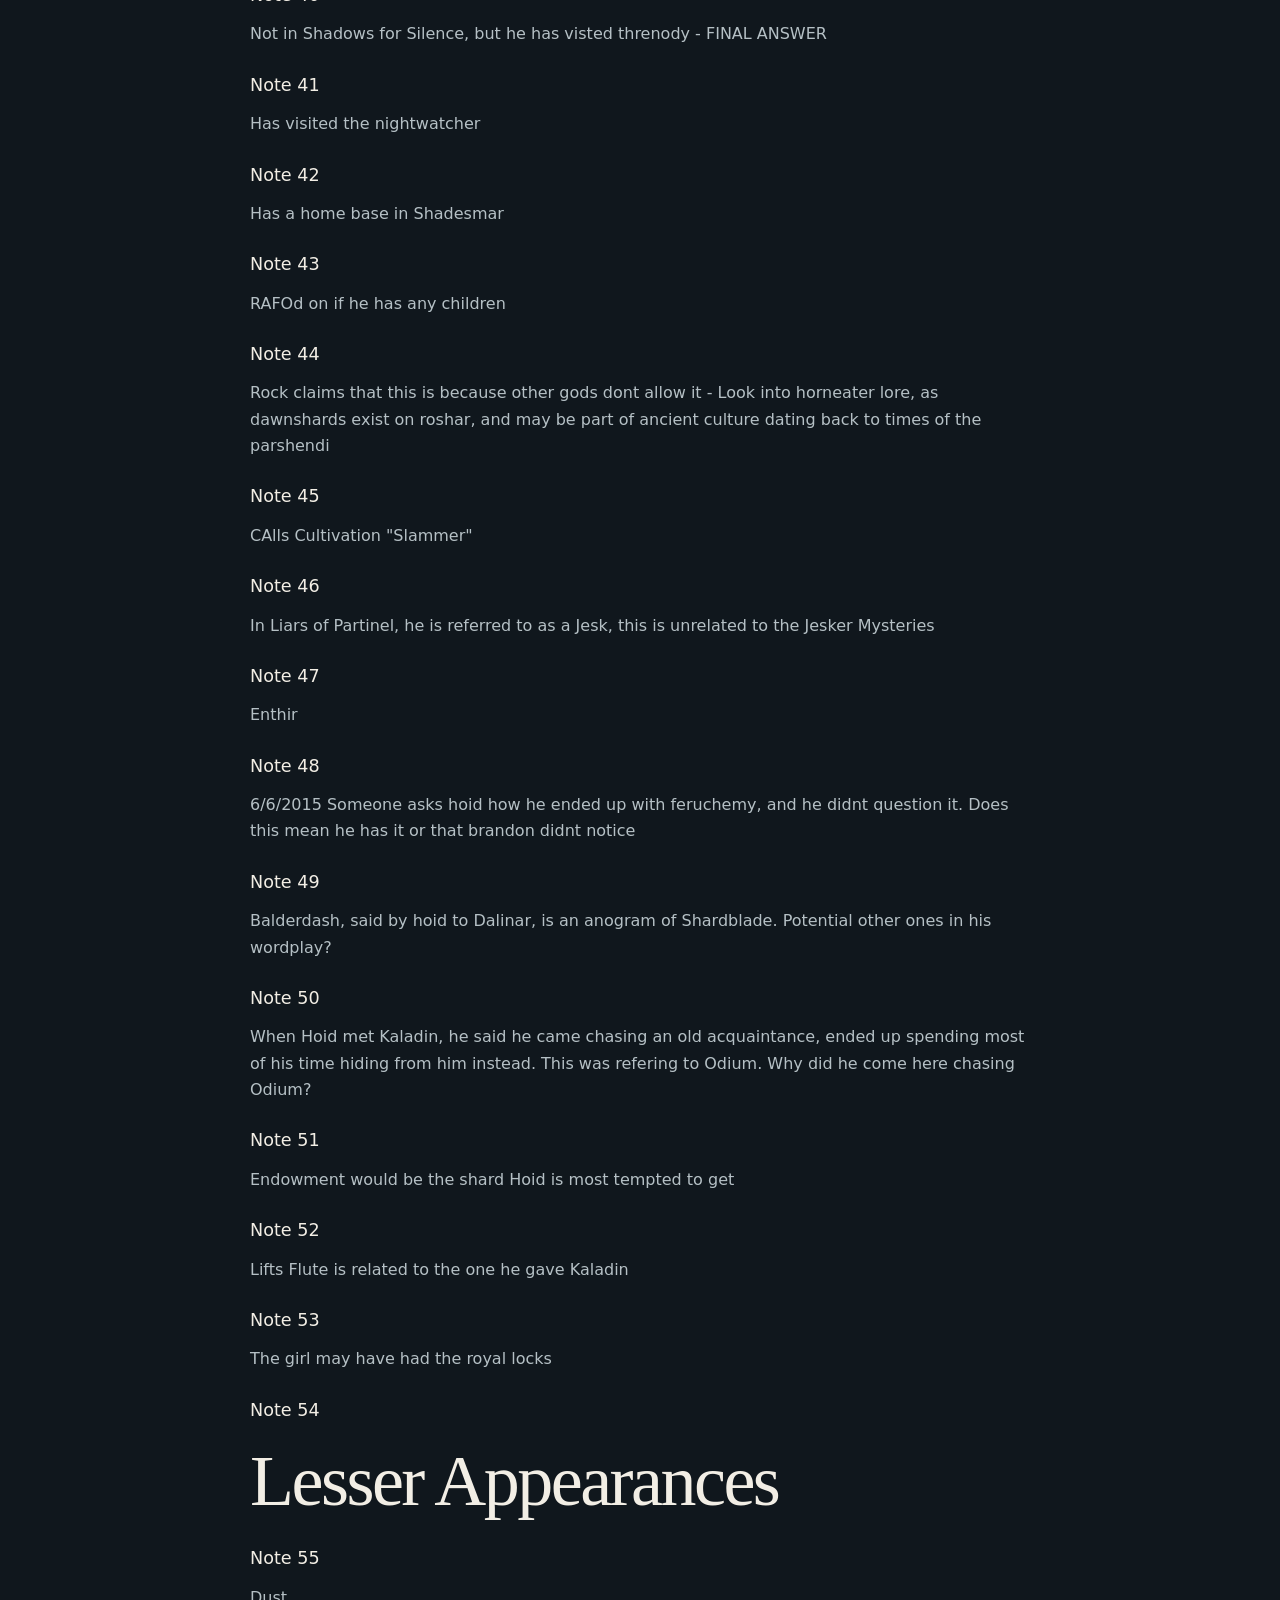
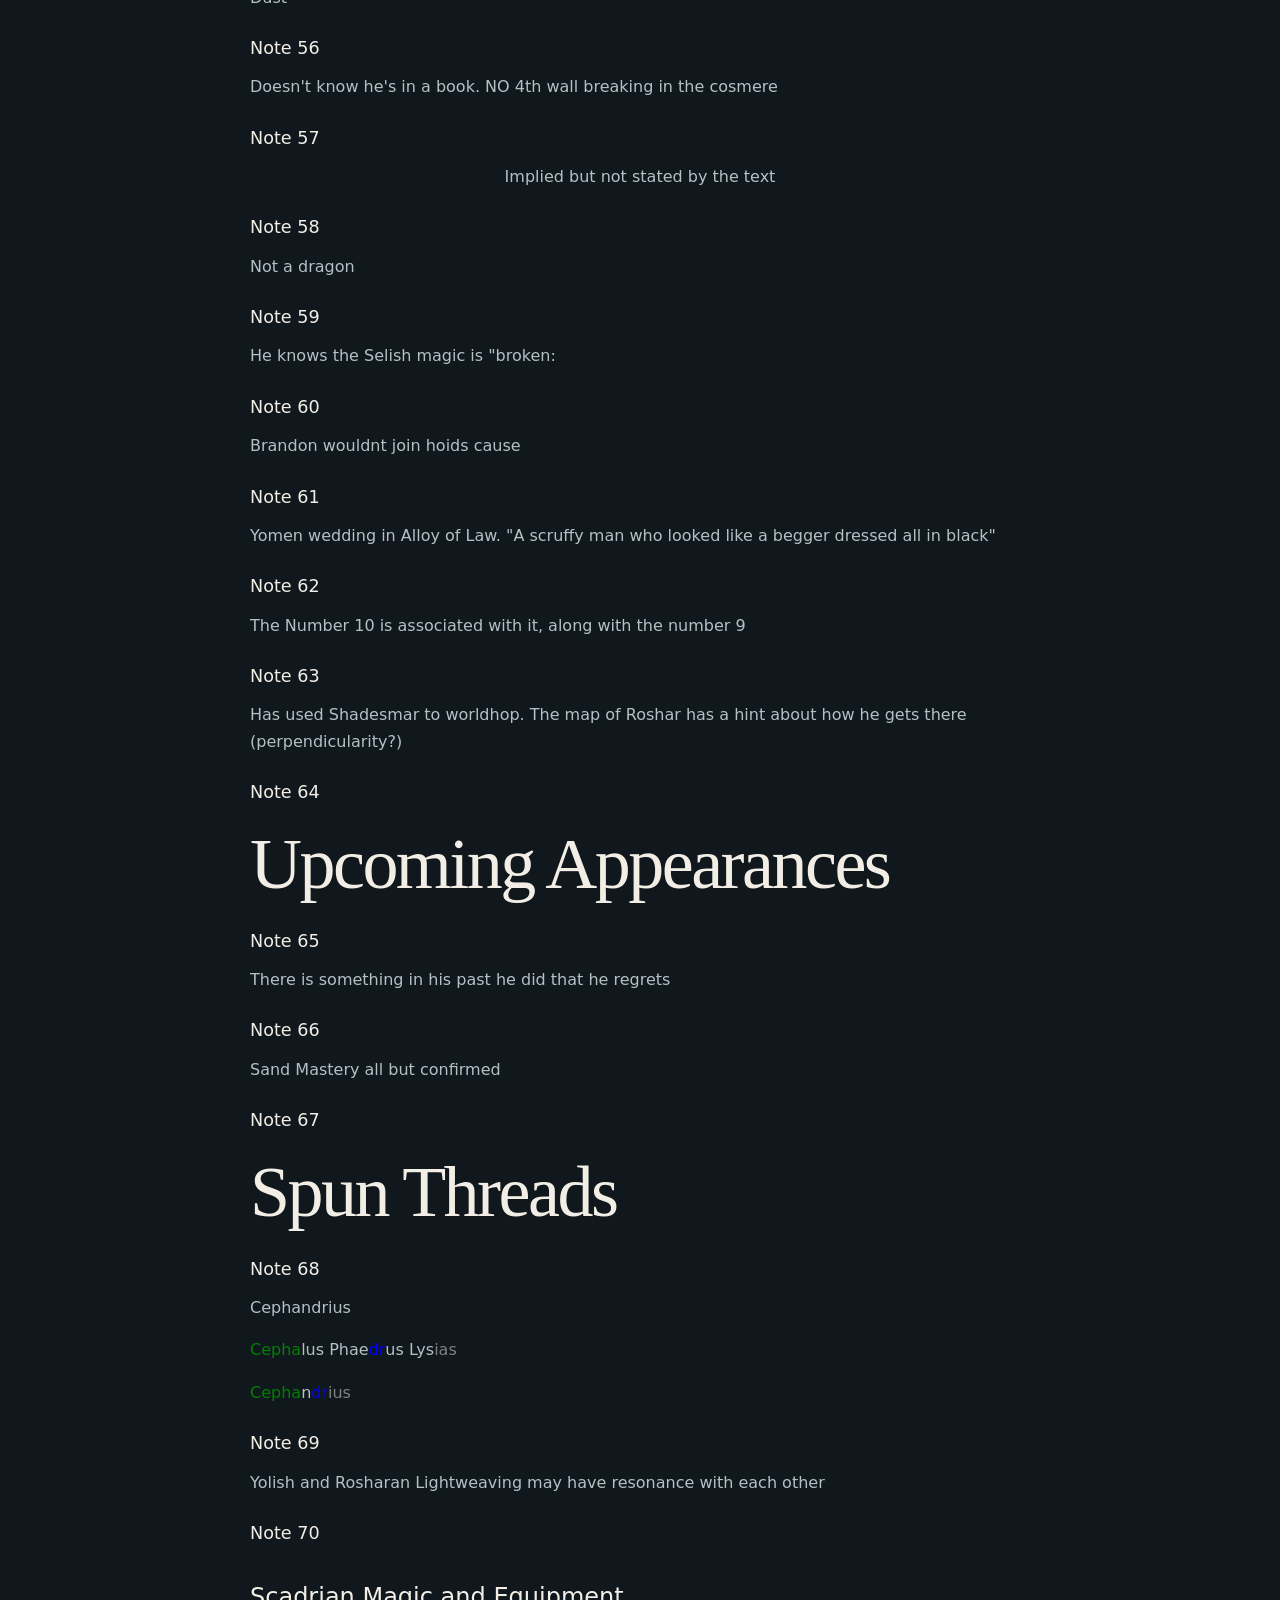
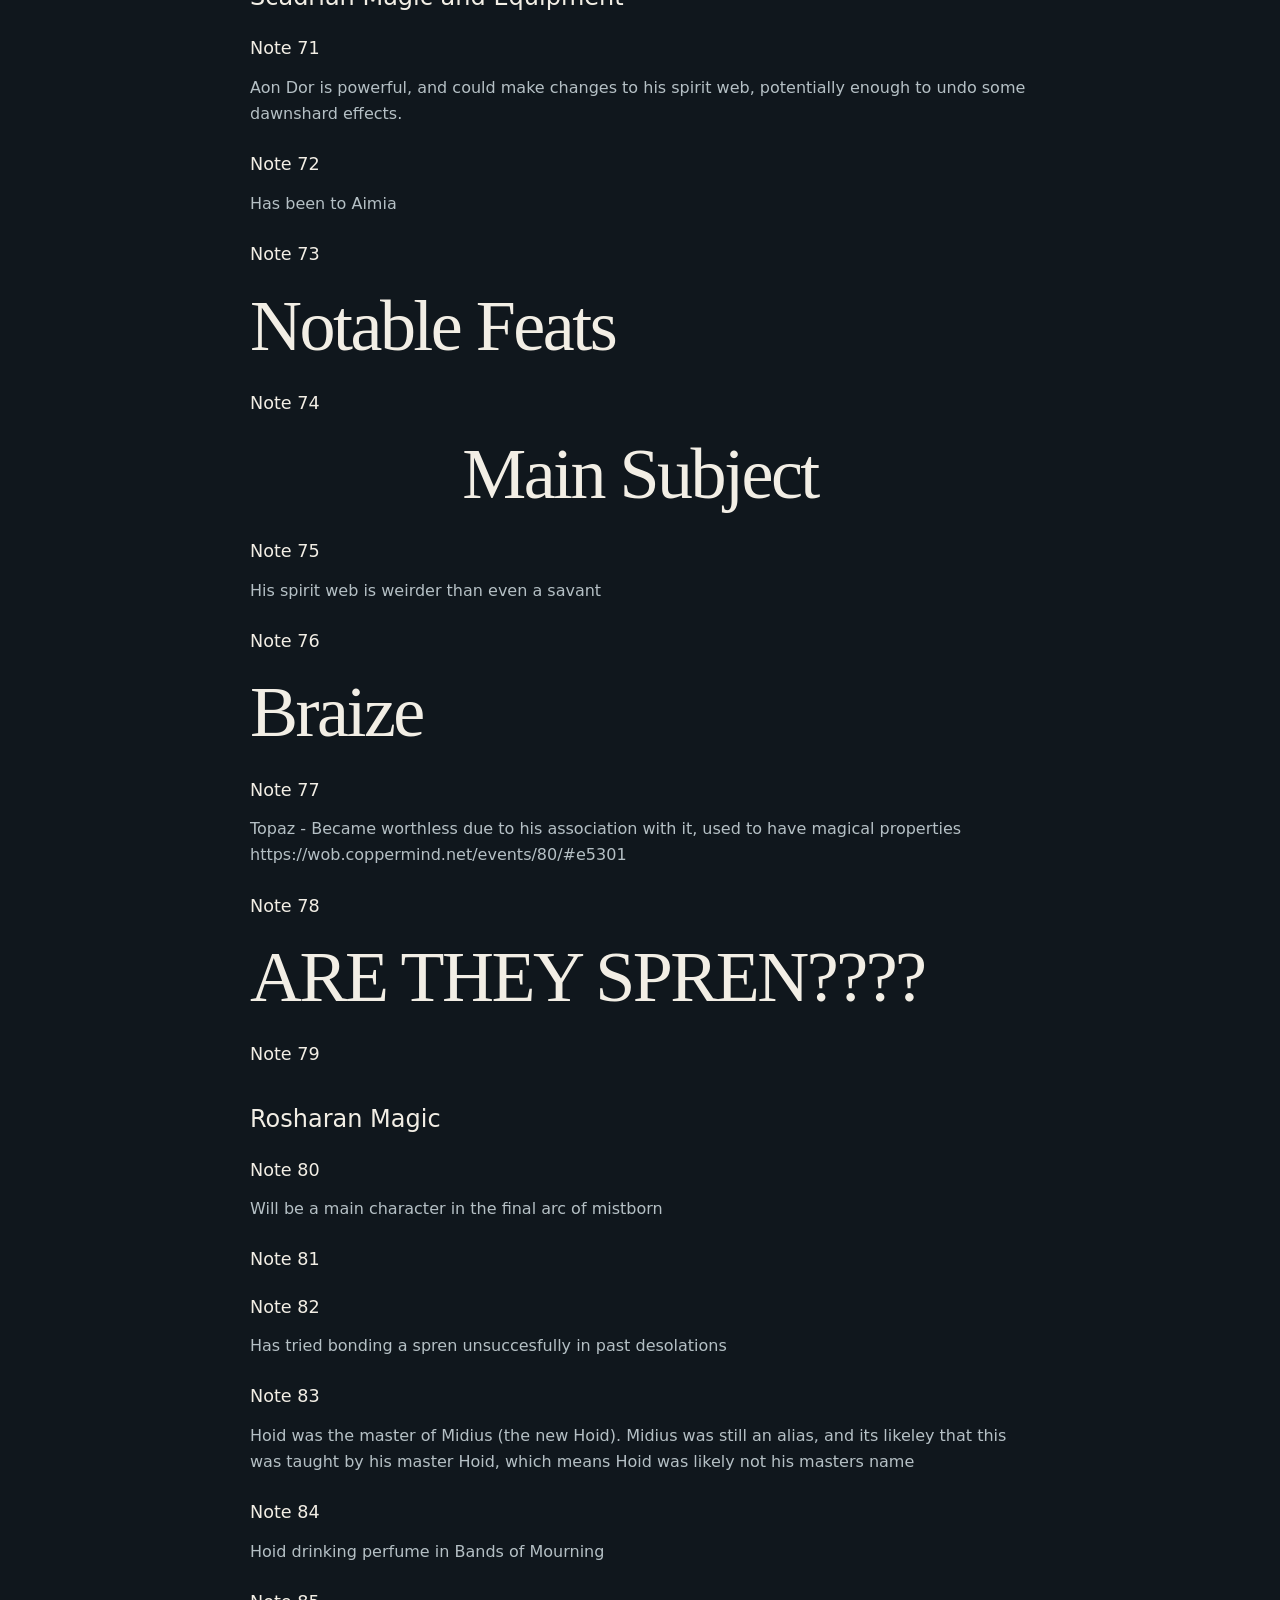
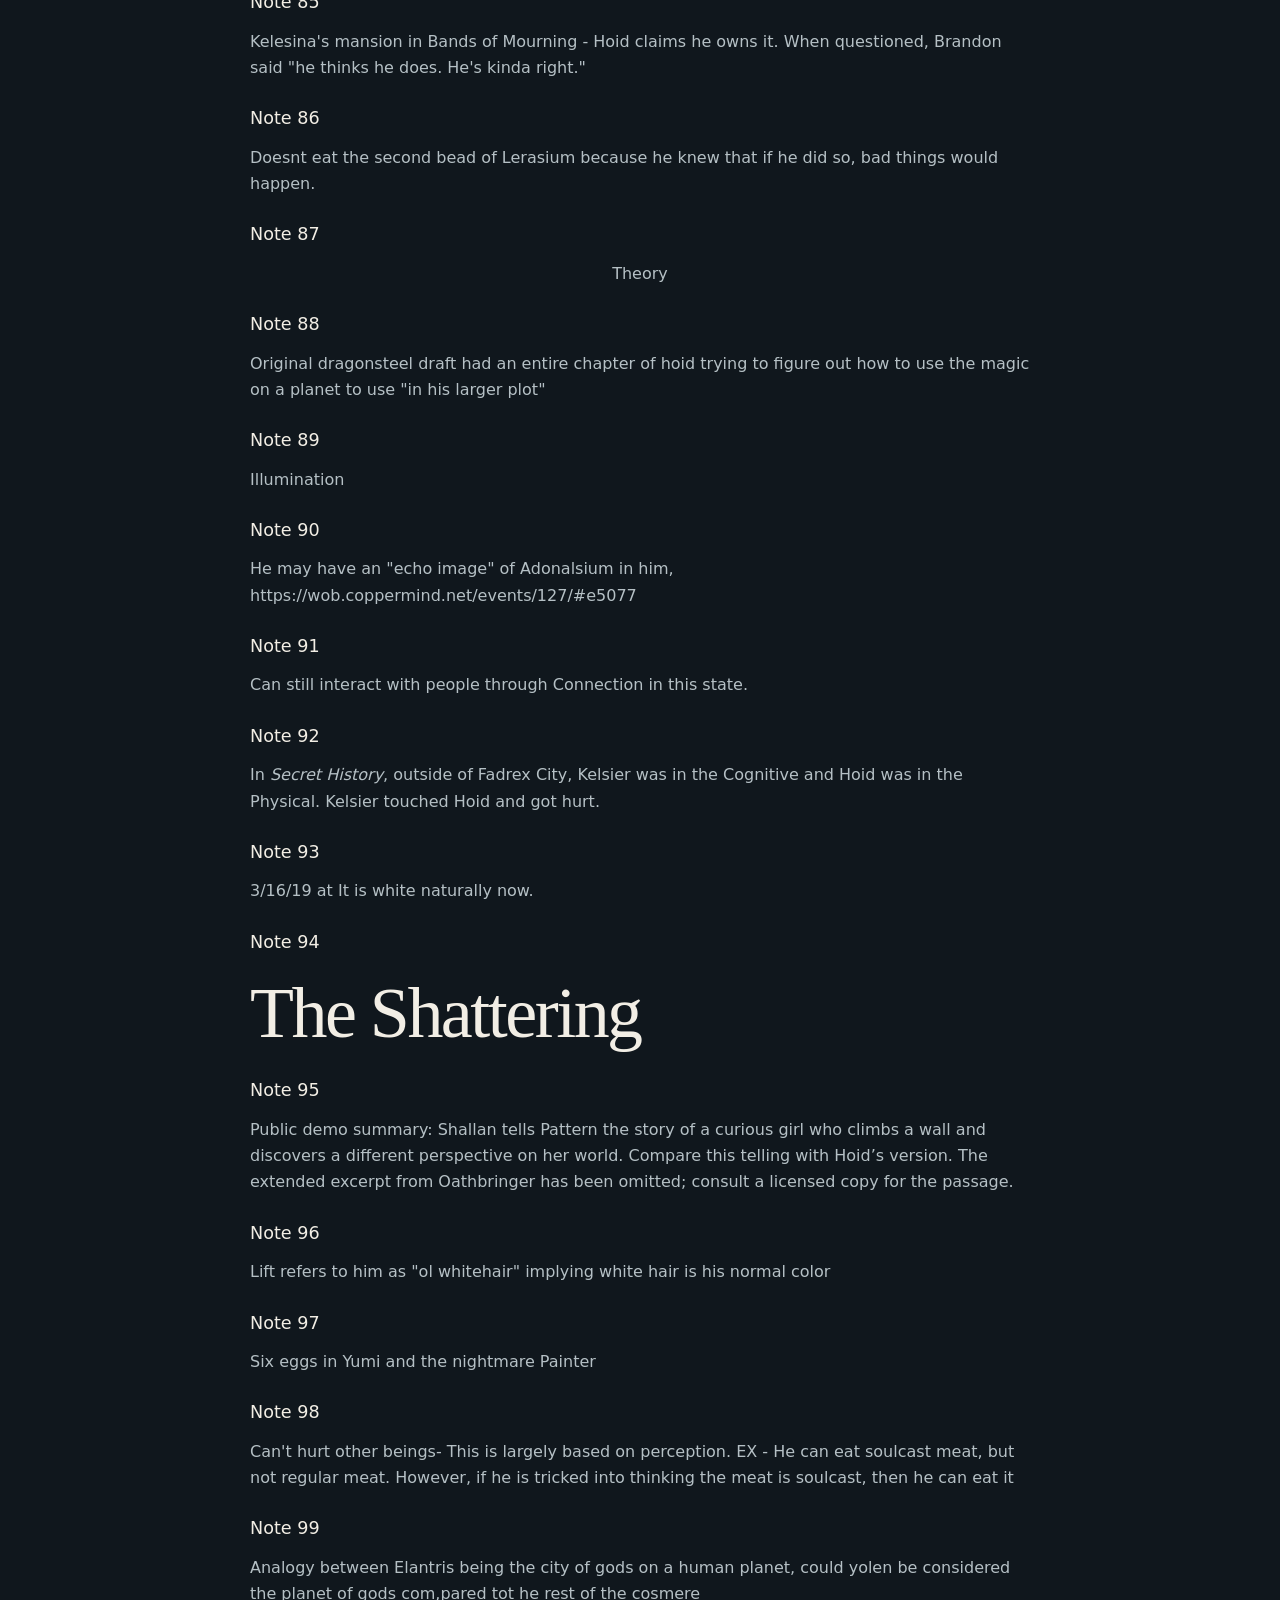
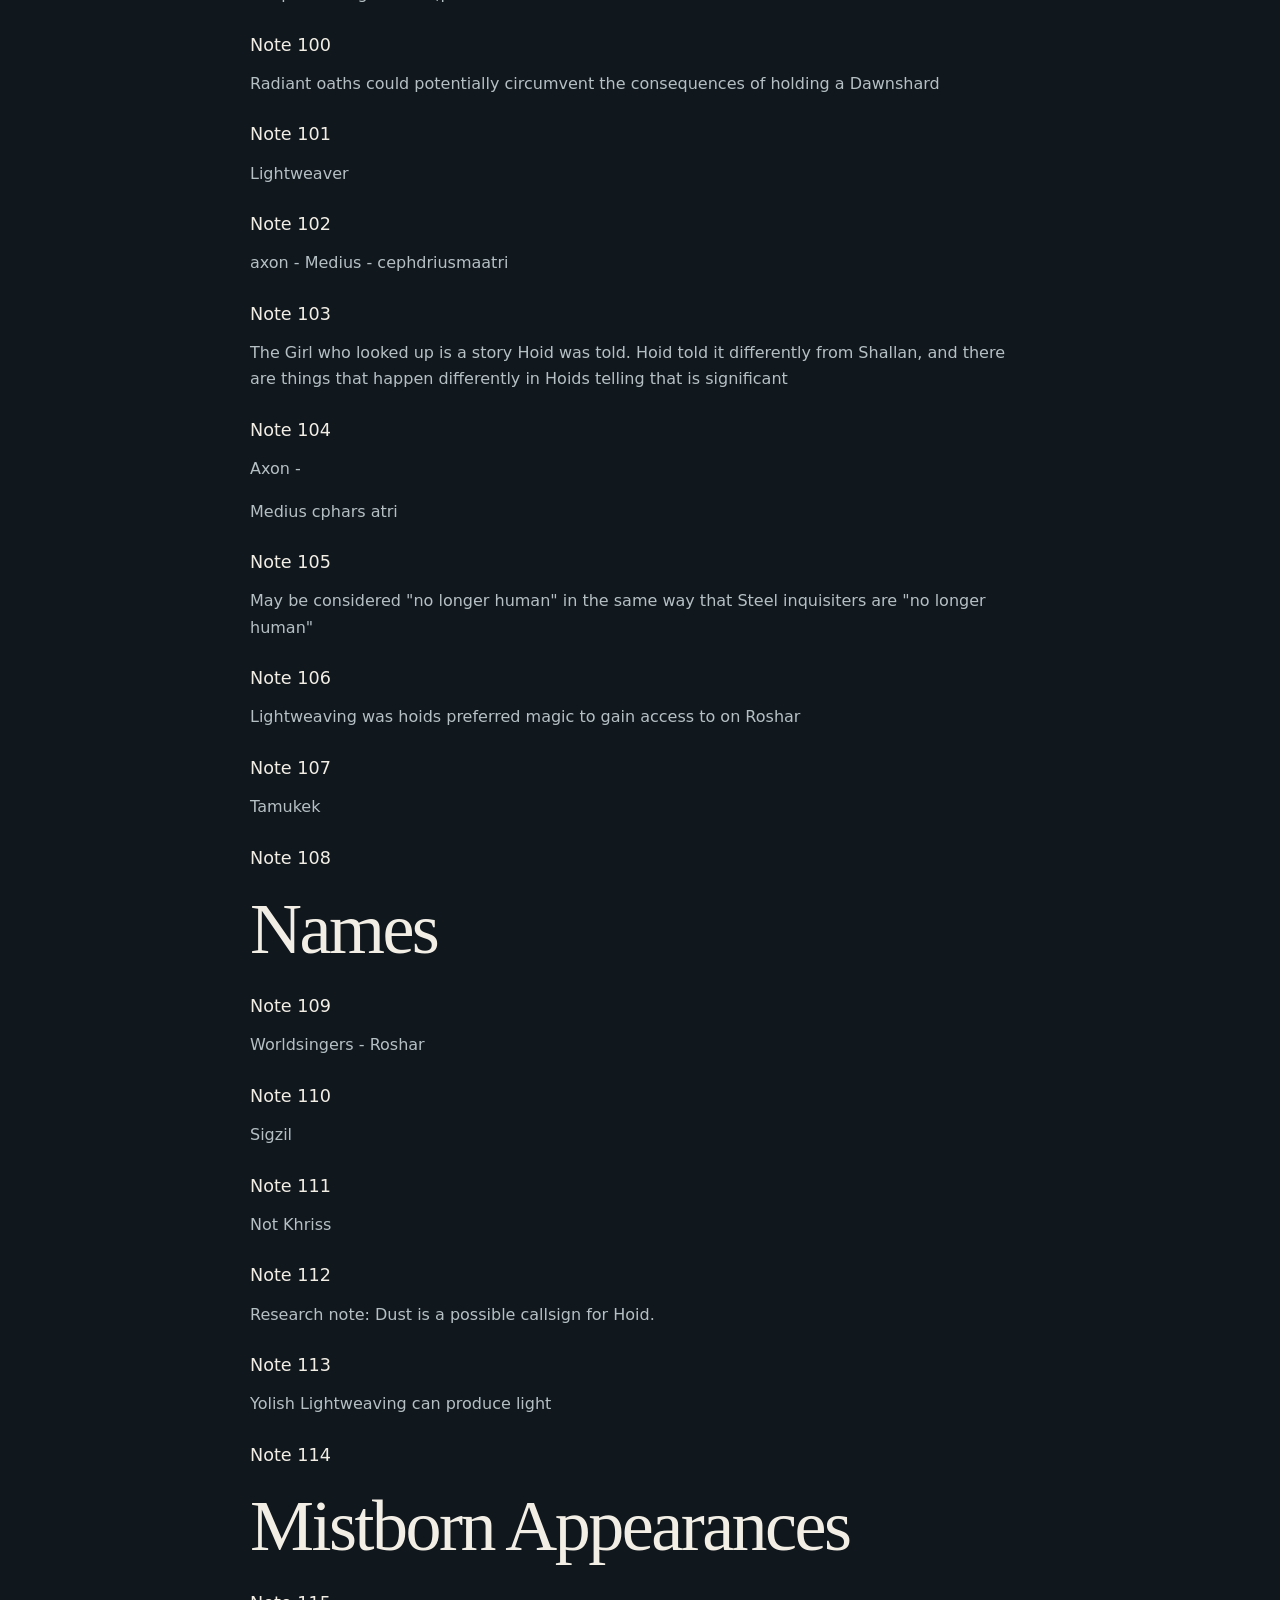
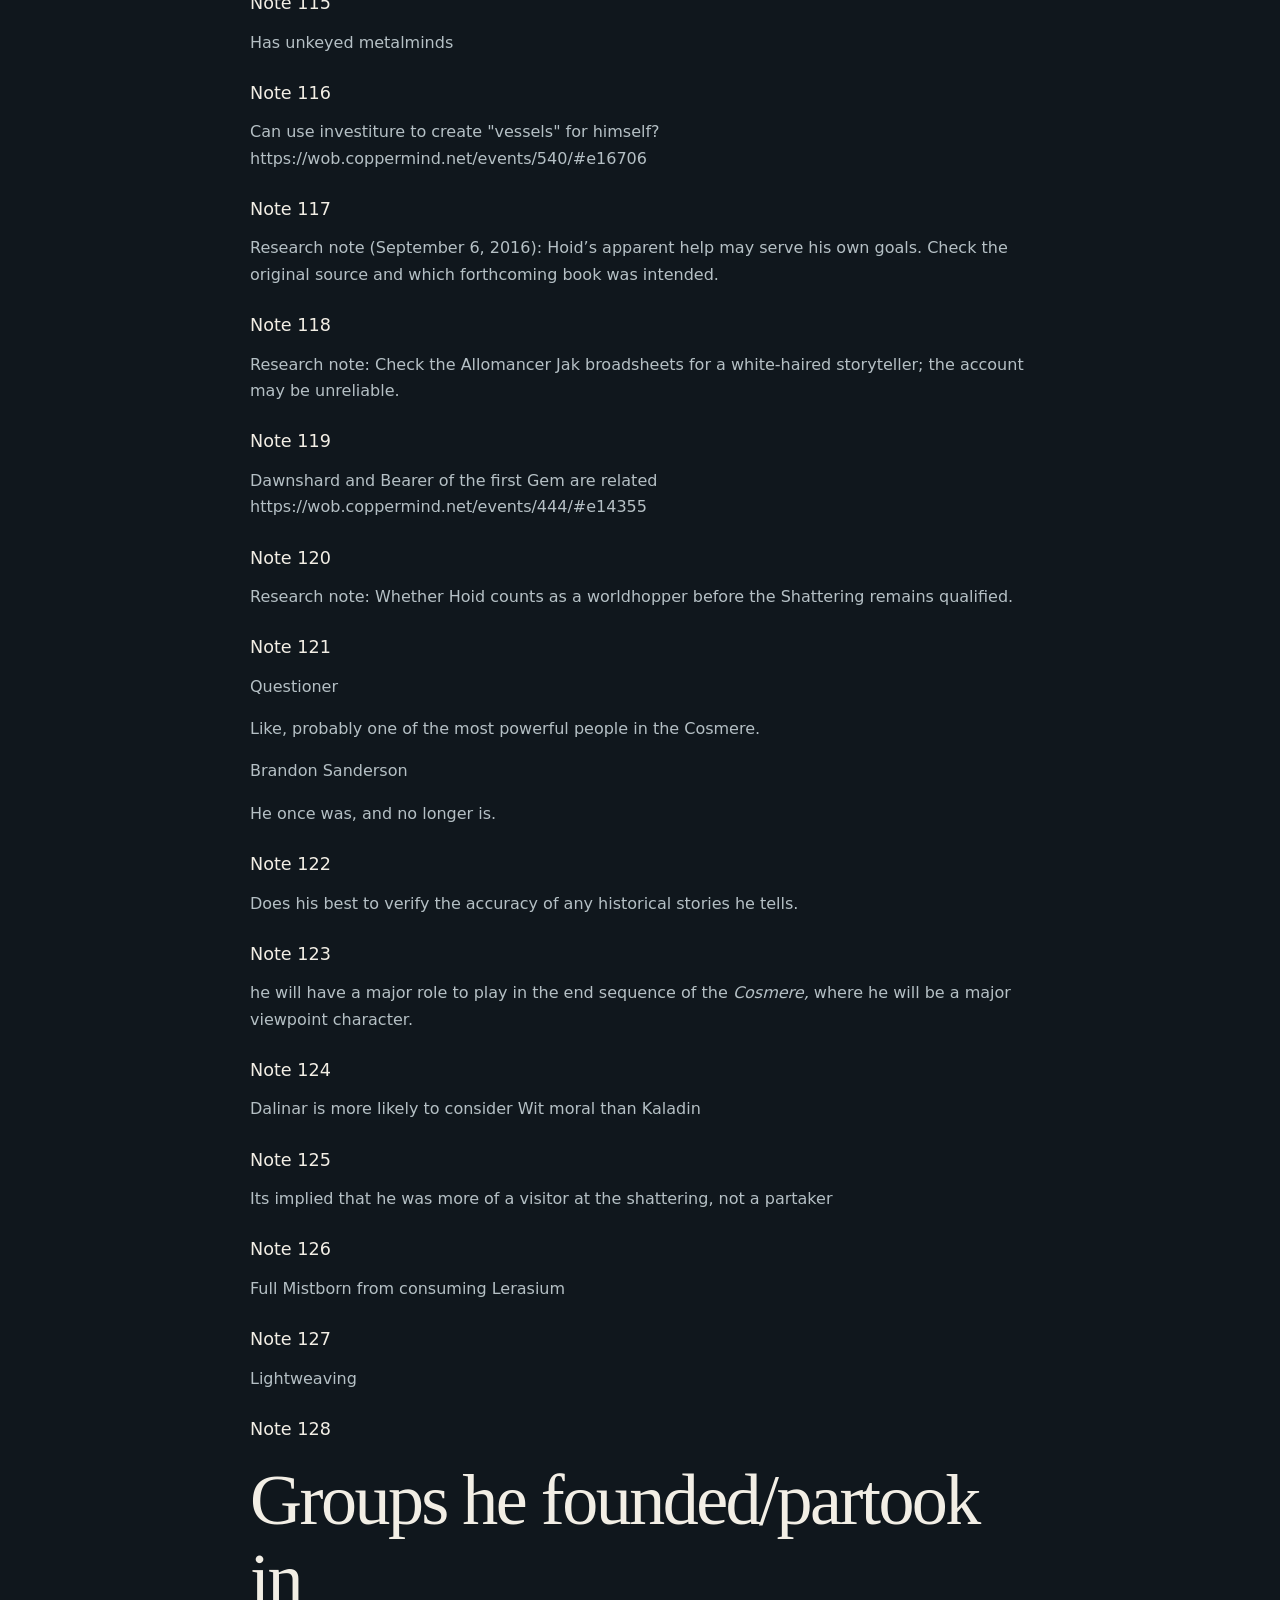
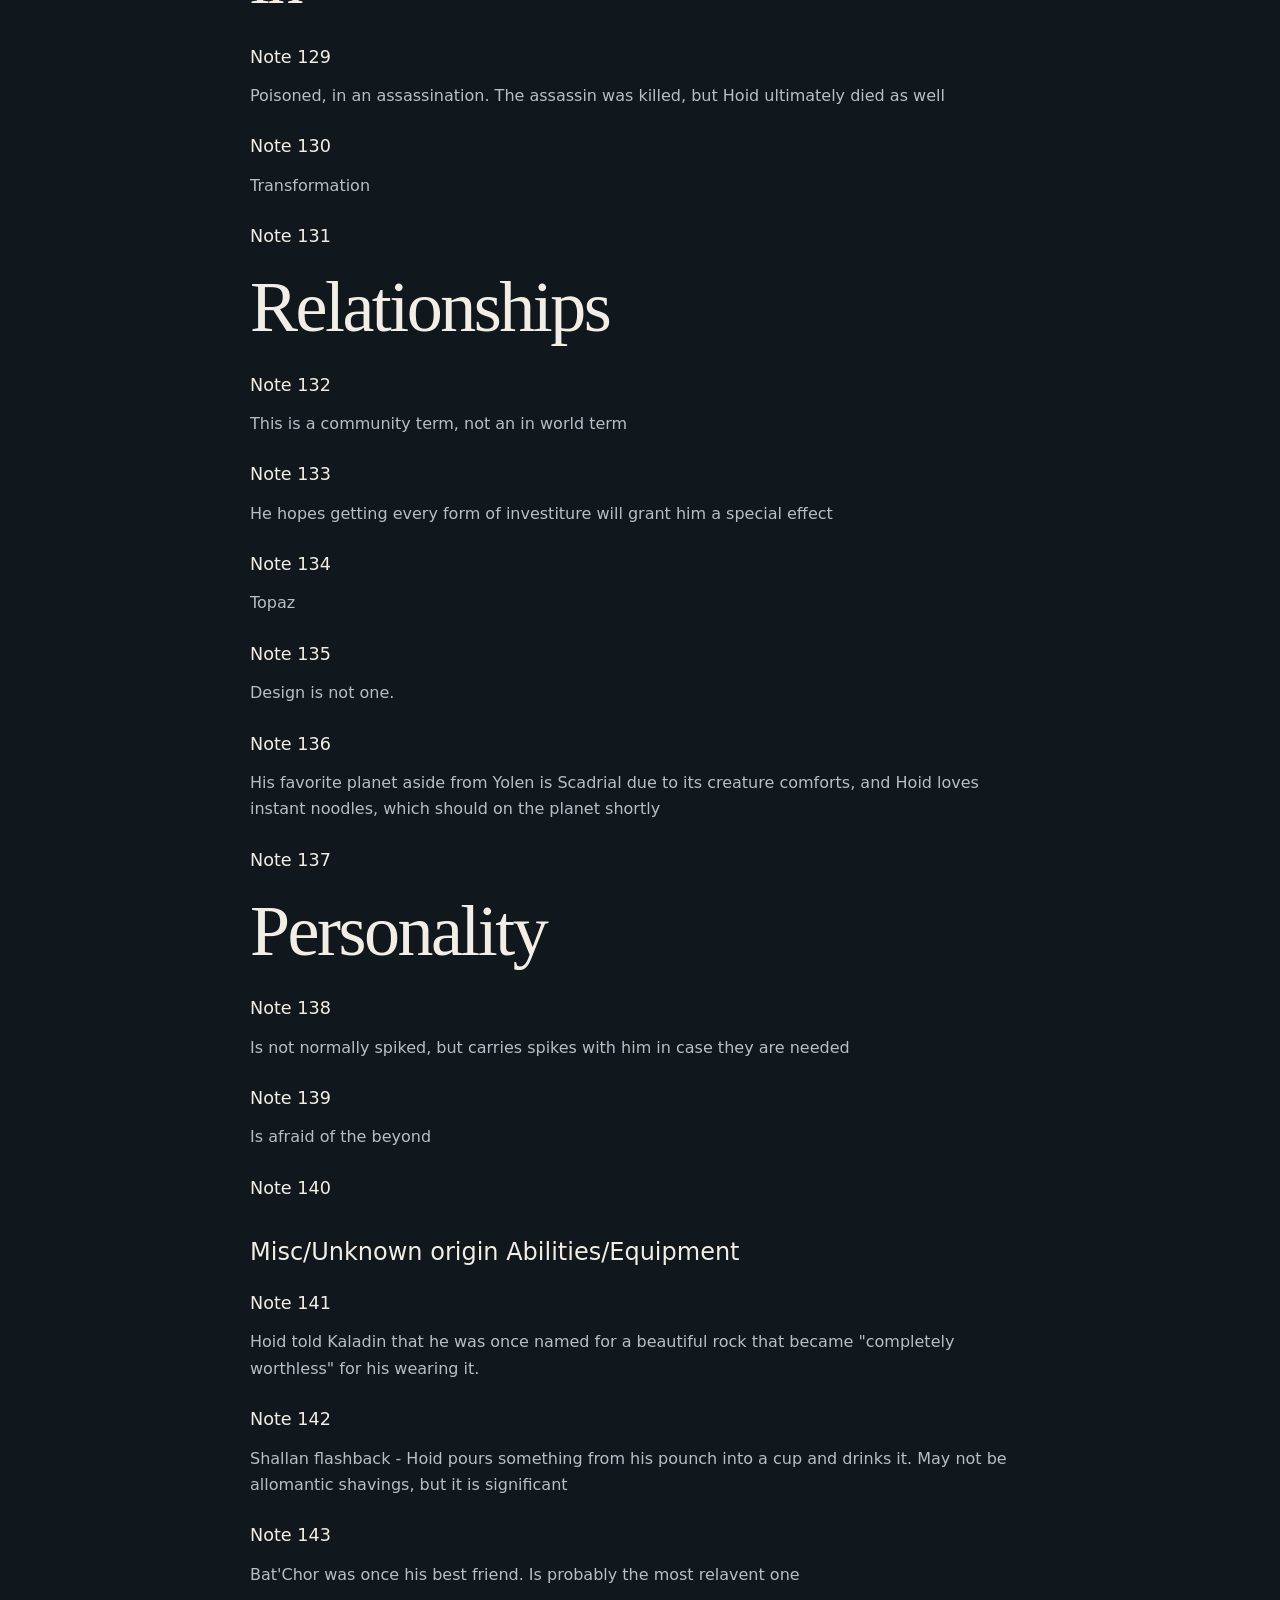
<file: examples/hoid-adonalsium-notes.html>
<!doctype html><html lang="en"><meta charset="utf-8"><meta name="viewport" content="width=device-width,initial-scale=1"><title>Hoid / Adonalsium — Research notes</title><link rel="stylesheet" href="/styles.css?v=research-demo-1"><main class="article"><a href="/apps/archives-of-arcanum/#example">Back to the interactive example</a><h1>Hoid / Adonalsium</h1><p>Read-only public research notes. Cosmere spoilers and unverified fan theories. Quoted passages have been summarized for this edition.</p><h2>Hoid/Adonalsium</h2><article id="c0"><h3>Note 0</h3><p style="text-align: left;">Elantrian</p></article><article id="c1"><h3>Note 1</h3><h2 style="text-align: left;">Misc/Unknown Origin  Equipment</h2></article><article id="c2"><h3>Note 2</h3><p style="text-align: left;">Nightblood could potentially kill Hoid</p></article><article id="c3"><h3>Note 3</h3><p style="text-align: center;">Has healing that predates any of the others we are aware of</p></article><article id="c4"><h3>Note 4</h3><p style="text-align: left;">Did not know about Roshars ecosystem before arriving.  https://wob.coppermind.net/events/4/#e5151</p></article><article id="c5"><h3>Note 5</h3><p style="text-align: left;">This includes hurting himself</p></article><article id="c6"><h3>Note 6</h3><p style="text-align: left;">Moon Scepter - Rosetta Stone for learning magic https://wob.coppermind.net/events/374/#e12146</p></article><article id="c7"><h3>Note 7</h3><p style="text-align: left;">May debunk this line of reasoning</p></article><article id="c8"><h3>Note 8</h3><p style="text-align: left;">Hoid was one of the first characters brandon created, implies that only Dalinar was created before him </p></article><article id="c9"><h3>Note 9</h3><p style="text-align: left;">"To make that which once was" is a hint to his quest</p></article><article id="c10"><h3>Note 10</h3><h2 style="text-align: left;">Yolish Magic / Equipment</h2></article><article id="c11"><h3>Note 11</h3><p style="text-align: left;">VAtwha - A singer that Hoid danced with thousands of years before the true desolation</p></article><article id="c12"><h3>Note 12</h3><p style="text-align: left;">Has seen worlds die</p></article><article id="c13"><h3>Note 13</h3><p style="text-align: left;">Flute</p></article><article id="c14"><h3>Note 14</h3><h1 style="text-align: left;">Bases/Homes</h1></article><article id="c15"><h3>Note 15</h3><p style="text-align: left;">Not only would he watch Roshar burn, he would actively kill if he thought it would help. </p></article><article id="c16"><h3>Note 16</h3><p style="text-align: left;">Hoid</p></article><article id="c17"><h3>Note 17</h3><p style="text-align: left;">Could appear to look different to 2 differfent people at the same time https://wob.coppermind.net/events/509/#e15939</p></article><article id="c18"><h3>Note 18</h3><h2 style="text-align: left;">Nalthian Magic</h2></article><article id="c19"><h3>Note 19</h3><h2 style="text-align: center;">Sub-Branch</h2></article><article id="c20"><h3>Note 20</h3><p style="text-align: left;">Frost - immortal for reasons other than being a dragon https://wob.coppermind.net/events/498/#e15673</p></article><article id="c21"><h3>Note 21</h3><p style="text-align: left;">Thinks the shattering was "kind of" Neccesary</p></article><article id="c22"><h3>Note 22</h3><h1 style="text-align: left;">Goals and motivations</h1></article><article id="c23"><h3>Note 23</h3><h1 style="text-align: left;">Random Tidbits</h1></article><article id="c24"><h3>Note 24</h3><p style="text-align: left;">Potentially also for conversion between systems?</p><p style="text-align: left;">https://wob.coppermind.net/events/379/#e12672</p></article><article id="c25"><h3>Note 25</h3><p style="text-align: left;">Fain Lands</p></article><article id="c26"><h3>Note 26</h3><p style="text-align: left;">potentially overheard the conversation where Sazed tells Vin the well of ascension was in the north.. He overheard someone saying its in north. This threw him off, and he searched in the north as well, allowing vin to eventuially beat him to it</p><p style="text-align: left;"></p><p style="text-align: left;">This appears to be retconned. After getting the bead, he goes to  the north (Terris) to find out if he can get Feruchemy</p></article><article id="c27"><h3>Note 27</h3><p>Research note: Hoid may have begun aging differently before the Shattering; this point is not settled canon.</p></article><article id="c28"><h3>Note 28</h3><p style="text-align: left;">"has had" tattoos</p></article><article id="c29"><h3>Note 29</h3><p style="text-align: left;">They are not all human</p></article><article id="c30"><h3>Note 30</h3><p style="text-align: left;">Warbreaker - Storyteller that tells Siri and Susebron about the history of Hallandran</p></article><article id="c31"><h3>Note 31</h3><p>Fan theory: The Girl Who Looked Up may connect to future events and a Death Rattle. This is speculative. The copied Reddit discussion and quoted fiction have been omitted from this public demo.</p></article><article id="c32"><h3>Note 32</h3><h1 style="text-align: left;">Adonalsium</h1></article><article id="c33"><h3>Note 33</h3><p style="text-align: left;">White is not his "Natural" color, but this may just be because of age changing his color</p></article><article id="c34"><h3>Note 34</h3><p style="text-align: left;">Piano https://wob.coppermind.net/events/361/#e11338</p></article><article id="c35"><h3>Note 35</h3><p style="text-align: left;">Irali refer to him as the trickster god</p></article><article id="c36"><h3>Note 36</h3><h1 style="text-align: left;">Apprentices</h1></article><article id="c37"><h3>Note 37</h3><h1 style="text-align: left;">Age</h1></article><article id="c38"><h3>Note 38</h3><p style="text-align: left;">The Flute</p></article><article id="c39"><h3>Note 39</h3><p style="text-align: left;">Is more wary of soulcasting than most due to his extensive knowledge</p></article><article id="c40"><h3>Note 40</h3><p style="text-align: left;">Not in Shadows for Silence, but he has visted threnody - FINAL ANSWER</p></article><article id="c41"><h3>Note 41</h3><p style="text-align: left;">Has visited the nightwatcher</p></article><article id="c42"><h3>Note 42</h3><p style="text-align: left;">Has a home base in Shadesmar</p></article><article id="c43"><h3>Note 43</h3><p style="text-align: left;">RAFOd on if he has any children</p></article><article id="c44"><h3>Note 44</h3><p style="text-align: left;">Rock claims that this is because other gods dont allow it - Look into horneater lore, as dawnshards exist on roshar, and may be part of ancient culture dating back to times of the parshendi</p></article><article id="c45"><h3>Note 45</h3><p style="text-align: left;">CAlls Cultivation "Slammer"</p></article><article id="c46"><h3>Note 46</h3><p style="text-align: left;">In Liars of Partinel, he is referred to as a Jesk, this is unrelated to the Jesker Mysteries</p></article><article id="c47"><h3>Note 47</h3><p style="text-align: left;">Enthir</p></article><article id="c48"><h3>Note 48</h3><p style="text-align: left;">6/6/2015 Someone asks hoid how he ended up with feruchemy, and he didnt question it. Does this mean he has it or that brandon didnt notice</p></article><article id="c49"><h3>Note 49</h3><p style="text-align: left;">Balderdash, said by hoid to Dalinar, is an anogram of Shardblade. Potential other ones in his wordplay?</p></article><article id="c50"><h3>Note 50</h3><p style="text-align: left;"><span>When Hoid met Kaladin, he said he came chasing an old acquaintance, ended up spending most of his time hiding from him instead. This was refering to Odium. Why did he come here chasing Odium?</span></p></article><article id="c51"><h3>Note 51</h3><p style="text-align: left;">Endowment would be the shard Hoid is most tempted to get</p></article><article id="c52"><h3>Note 52</h3><p style="text-align: left;">Lifts Flute is related to the one he gave Kaladin</p></article><article id="c53"><h3>Note 53</h3><p style="text-align: left;">The girl may have had the royal locks</p></article><article id="c54"><h3>Note 54</h3><h1 style="text-align: left;">Lesser Appearances</h1></article><article id="c55"><h3>Note 55</h3><p style="text-align: left;">Dust</p></article><article id="c56"><h3>Note 56</h3><p style="text-align: left;">Doesn't know he's in a book. NO 4th wall breaking in the cosmere</p></article><article id="c57"><h3>Note 57</h3><p style="text-align: center;">Implied but not stated by the text</p></article><article id="c58"><h3>Note 58</h3><p style="text-align: left;">Not a dragon</p></article><article id="c59"><h3>Note 59</h3><p style="text-align: left;">He knows the Selish magic is "broken: </p></article><article id="c60"><h3>Note 60</h3><p style="text-align: left;">Brandon wouldnt join hoids cause</p></article><article id="c61"><h3>Note 61</h3><p style="text-align: left;">Yomen wedding in Alloy of Law. "A scruffy man who looked like a begger dressed all in black"</p></article><article id="c62"><h3>Note 62</h3><p style="text-align: left;">The Number 10 is associated with it, along with the number 9</p></article><article id="c63"><h3>Note 63</h3><p style="text-align: left;">Has used Shadesmar to worldhop. The map of Roshar has a hint about how he gets there (perpendicularity?)</p></article><article id="c64"><h3>Note 64</h3><h1 style="text-align: left;">Upcoming Appearances</h1></article><article id="c65"><h3>Note 65</h3><p style="text-align: left;">There is something in his past he did that he regrets</p></article><article id="c66"><h3>Note 66</h3><p style="text-align: left;">Sand Mastery all but confirmed</p></article><article id="c67"><h3>Note 67</h3><h1 style="text-align: left;">Spun Threads</h1></article><article id="c68"><h3>Note 68</h3><p style="text-align: left;">Cephandrius</p><p style="text-align: left;"><span style="color: green;">Cepha</span><span>lus</span> Phae<span style="color: blue;">dr</span>us Lys<span style="color: grey;">ias</span></p><p style="text-align: left;"></p><p style="text-align: left;"><span style="color: green;">Cepha</span>n<span style="color: blue;">dr</span><span style="color: grey;">ius</span></p></article><article id="c69"><h3>Note 69</h3><p style="text-align: left;">Yolish and Rosharan Lightweaving may have resonance with each other</p></article><article id="c70"><h3>Note 70</h3><h2 style="text-align: left;">Scadrian Magic and Equipment</h2></article><article id="c71"><h3>Note 71</h3><p style="text-align: left;">Aon Dor is powerful, and could make changes to his spirit web, potentially enough to undo some dawnshard effects. </p></article><article id="c72"><h3>Note 72</h3><p style="text-align: left;">Has been to Aimia</p></article><article id="c73"><h3>Note 73</h3><h1 style="text-align: left;">Notable Feats</h1></article><article id="c74"><h3>Note 74</h3><h1 style="text-align: center;">Main Subject</h1></article><article id="c75"><h3>Note 75</h3><p style="text-align: left;">His spirit web is weirder than even a savant</p></article><article id="c76"><h3>Note 76</h3><h1 style="text-align: left;">Braize</h1></article><article id="c77"><h3>Note 77</h3><p style="text-align: left;">Topaz - Became worthless due to his association with it, used to have magical properties https://wob.coppermind.net/events/80/#e5301</p></article><article id="c78"><h3>Note 78</h3><h1 style="text-align: left;">ARE THEY SPREN????</h1></article><article id="c79"><h3>Note 79</h3><h2 style="text-align: left;">Rosharan Magic</h2></article><article id="c80"><h3>Note 80</h3><p style="text-align: left;">Will be a main character in the final arc of mistborn</p></article><article id="c81"><h3>Note 81</h3><p style="text-align: left;"></p></article><article id="c82"><h3>Note 82</h3><p style="text-align: left;">Has tried bonding a spren unsuccesfully in past desolations</p></article><article id="c83"><h3>Note 83</h3><p style="text-align: left;">Hoid was the master of Midius (the new Hoid). Midius was still an alias, and its likeley that this was taught by his master Hoid, which means Hoid was likely not his masters name</p></article><article id="c84"><h3>Note 84</h3><p style="text-align: left;">Hoid drinking perfume in Bands of Mourning</p></article><article id="c85"><h3>Note 85</h3><p style="text-align: left;"><span>Kelesina's mansion in Bands of Mourning - Hoid claims he owns it. When questioned, Brandon said "he thinks he does. He's kinda right."</span></p></article><article id="c86"><h3>Note 86</h3><p style="text-align: left;">Doesnt eat the second bead of Lerasium because he knew <span>that if he did so, bad things would happen.</span></p></article><article id="c87"><h3>Note 87</h3><p style="text-align: center;">Theory </p></article><article id="c88"><h3>Note 88</h3><p style="text-align: left;">Original dragonsteel draft had an entire chapter of hoid trying to figure out how to use the magic on a planet to use "in his larger plot"</p></article><article id="c89"><h3>Note 89</h3><p style="text-align: left;">Illumination</p></article><article id="c90"><h3>Note 90</h3><p style="text-align: left;">He may have an "echo image" of Adonalsium in him, https://wob.coppermind.net/events/127/#e5077</p></article><article id="c91"><h3>Note 91</h3><p style="text-align: left;">Can still interact with people through Connection in this state. </p></article><article id="c92"><h3>Note 92</h3><p style="text-align: left;"><span>In </span><i>Secret History</i><span>, outside of Fadrex City, Kelsier was in the Cognitive and Hoid was in the Physical. Kelsier touched Hoid and got hurt.</span></p></article><article id="c93"><h3>Note 93</h3><p style="text-align: left;">3/16/19 at  It is white naturally now. </p></article><article id="c94"><h3>Note 94</h3><h1 style="text-align: left;">The Shattering</h1></article><article id="c95"><h3>Note 95</h3><p>Public demo summary: Shallan tells Pattern the story of a curious girl who climbs a wall and discovers a different perspective on her world. Compare this telling with Hoid’s version. The extended excerpt from Oathbringer has been omitted; consult a licensed copy for the passage.</p></article><article id="c96"><h3>Note 96</h3><p style="text-align: left;">Lift refers to him as "ol whitehair" implying white hair is his normal color</p></article><article id="c97"><h3>Note 97</h3><p style="text-align: left;">Six eggs in Yumi and the nightmare Painter</p></article><article id="c98"><h3>Note 98</h3><p style="text-align: left;">Can't hurt other beings- This is largely based on perception. EX - He can eat soulcast meat, but not regular meat. However, if he is tricked into thinking the meat is soulcast, then he can eat it</p></article><article id="c99"><h3>Note 99</h3><p style="text-align: left;">Analogy between Elantris being the city of gods on a human planet, could yolen be considered the planet of gods com,pared tot he rest of the cosmere</p></article><article id="c100"><h3>Note 100</h3><p style="text-align: left;">Radiant oaths could potentially circumvent the consequences of holding a Dawnshard</p></article><article id="c101"><h3>Note 101</h3><p style="text-align: left;">Lightweaver</p></article><article id="c102"><h3>Note 102</h3><p style="text-align: left;">axon  - Medius -  cephdriusmaatri</p></article><article id="c103"><h3>Note 103</h3><p style="text-align: left;">The Girl who looked up is a story Hoid was told. Hoid told it differently from Shallan, and there are things that happen differently in Hoids telling that is significant </p></article><article id="c104"><h3>Note 104</h3><p style="text-align: left;">Axon -  </p><p style="text-align: left;">Medius  cphars atri</p></article><article id="c105"><h3>Note 105</h3><p style="text-align: left;">May be considered "no longer human" in the same way that Steel inquisiters are "no longer human"</p></article><article id="c106"><h3>Note 106</h3><p style="text-align: left;">Lightweaving was hoids preferred magic to gain access to on Roshar</p></article><article id="c107"><h3>Note 107</h3><p style="text-align: left;">Tamukek</p></article><article id="c108"><h3>Note 108</h3><h1 style="text-align: left;">Names</h1></article><article id="c109"><h3>Note 109</h3><p style="text-align: left;">Worldsingers - Roshar</p></article><article id="c110"><h3>Note 110</h3><p style="text-align: left;">Sigzil</p></article><article id="c111"><h3>Note 111</h3><p style="text-align: left;">Not Khriss</p></article><article id="c112"><h3>Note 112</h3><p>Research note: Dust is a possible callsign for Hoid.</p></article><article id="c113"><h3>Note 113</h3><p style="text-align: left;">Yolish Lightweaving can produce light</p></article><article id="c114"><h3>Note 114</h3><h1 style="text-align: left;">Mistborn Appearances</h1></article><article id="c115"><h3>Note 115</h3><p style="text-align: left;">Has unkeyed metalminds</p></article><article id="c116"><h3>Note 116</h3><p style="text-align: left;">Can use investiture to create "vessels" for himself? https://wob.coppermind.net/events/540/#e16706</p></article><article id="c117"><h3>Note 117</h3><p>Research note (September 6, 2016): Hoid’s apparent help may serve his own goals. Check the original source and which forthcoming book was intended.</p></article><article id="c118"><h3>Note 118</h3><p>Research note: Check the Allomancer Jak broadsheets for a white-haired storyteller; the account may be unreliable.</p></article><article id="c119"><h3>Note 119</h3><p style="text-align: left;">Dawnshard and Bearer of the first Gem are related https://wob.coppermind.net/events/444/#e14355</p></article><article id="c120"><h3>Note 120</h3><p>Research note: Whether Hoid counts as a worldhopper before the Shattering remains qualified.</p></article><article id="c121"><h3>Note 121</h3><p style="text-align: left;">Questioner</p><p style="text-align: left;">Like, probably one of the most powerful people in the Cosmere.</p><p style="text-align: left;">Brandon Sanderson</p><p style="text-align: left;">He once was, and no longer is.</p></article><article id="c122"><h3>Note 122</h3><p style="text-align: left;">Does his best to verify the accuracy of any historical stories he tells. </p></article><article id="c123"><h3>Note 123</h3><p style="text-align: left;">he will have a major role to play in the end sequence of the <i>Cosmere,</i> where he will be a major viewpoint character.</p></article><article id="c124"><h3>Note 124</h3><p style="text-align: left;">Dalinar is more likely to consider Wit moral than Kaladin</p></article><article id="c125"><h3>Note 125</h3><p style="text-align: left;">Its implied that he was more of a visitor at the shattering, not a partaker</p></article><article id="c126"><h3>Note 126</h3><p style="text-align: left;">Full Mistborn from consuming Lerasium</p></article><article id="c127"><h3>Note 127</h3><p style="text-align: left;">Lightweaving</p></article><article id="c128"><h3>Note 128</h3><h1 style="text-align: left;">Groups he founded/partook in</h1></article><article id="c129"><h3>Note 129</h3><p style="text-align: left;">Poisoned, in an assassination. The assassin was killed, but Hoid ultimately died as well</p></article><article id="c130"><h3>Note 130</h3><p style="text-align: left;">Transformation</p></article><article id="c131"><h3>Note 131</h3><h1 style="text-align: left;">Relationships</h1></article><article id="c132"><h3>Note 132</h3><p style="text-align: left;">This is a community term, not an in world term</p></article><article id="c133"><h3>Note 133</h3><p style="text-align: left;">He hopes getting every form of investiture will grant him a special effect</p></article><article id="c134"><h3>Note 134</h3><p style="text-align: left;">Topaz</p></article><article id="c135"><h3>Note 135</h3><p style="text-align: left;">Design is not one.</p></article><article id="c136"><h3>Note 136</h3><p style="text-align: left;">His favorite planet aside from Yolen is Scadrial due to its creature comforts, and Hoid loves instant noodles, which should on the planet shortly</p></article><article id="c137"><h3>Note 137</h3><h1 style="text-align: left;">Personality</h1></article><article id="c138"><h3>Note 138</h3><p style="text-align: left;">Is not normally spiked, but carries spikes with him in case they are needed</p></article><article id="c139"><h3>Note 139</h3><p style="text-align: left;">Is afraid of the beyond</p></article><article id="c140"><h3>Note 140</h3><h2 style="text-align: left;">Misc/Unknown origin Abilities/Equipment</h2></article><article id="c141"><h3>Note 141</h3><p style="text-align: left;">Hoid told Kaladin that he was once named for a beautiful rock that became "completely worthless" for his wearing it.</p></article><article id="c142"><h3>Note 142</h3><p style="text-align: left;">Shallan flashback - Hoid pours something from his pounch into a cup and drinks it. May not be allomantic shavings, but it is significant</p></article><article id="c143"><h3>Note 143</h3><p style="text-align: left;"><span>Bat'Chor was once his best friend. Is probably the most relavent one</span></p></article><article id="c144"><h3>Note 144</h3><p style="text-align: left;">Phaedrus Greek Origin -   The dialogue consists of a series of three speeches on the topic of love that serves as the subject to construct a discussion on the proper use of rhetoric. They encompass discussions of the soul, madness, divine inspiration, and the practice and mastery of an art. </p></article><article id="c145"><h3>Note 145</h3><h1 style="text-align: left;">Musical instruments</h1></article><article id="c146"><h3>Note 146</h3><h2 style="text-align: left;">Taldain</h2></article><article id="c147"><h3>Note 147</h3><p style="text-align: left;">Knows the lore of the places he visits through both mundane, and magical means</p></article><article id="c148"><h3>Note 148</h3><p style="text-align: left;">Cephandrius is the closest name we have to his true name</p></article><article id="c149"><h3>Note 149</h3><p style="text-align: center;">Information - WoB or in book</p></article><article id="c150"><h3>Note 150</h3><p style="text-align: left;">Enjoys playing and listening to music, not composing</p></article><article id="c151"><h3>Note 151</h3><p style="text-align: left;">Sigzil was his "apprentence"</p></article><article id="c152"><h3>Note 152</h3><p style="text-align: left;">Doesn't get along with Kelsier</p></article><article id="c153"><h3>Note 153</h3><p style="text-align: left;">Liars of Partinel has a plethora of spoilers 12/9/25 wob</p></article><article id="c154"><h3>Note 154</h3><h1 style="text-align: left;">Abilities/Equipment</h1></article><article id="c155"><h3>Note 155</h3><h2 style="text-align: left;">Selish Magic and Equipment</h2></article><article id="c156"><h3>Note 156</h3><p style="text-align: left;">Hoid would not consider himself a cognitive shadow even though other people may. Vasher wouldnt consider him one either</p></article><article id="c157"><h3>Note 157</h3><p style="text-align: left;">Frost is older than him</p></article><article id="c158"><h3>Note 158</h3><h1 style="text-align: left;">Flute</h1></article><article id="c159"><h3>Note 159</h3><p style="text-align: left;">Is not scared of shardblades, and tells Jasnah he doubts it would hurt him</p></article><article id="c160"><h3>Note 160</h3><p style="text-align: left;">Not canon yet, has a little brother https://wob.coppermind.net/events/36/#e1497</p></article><article id="c161"><h3>Note 161</h3><p style="text-align: left;">Limited Future Site</p></article><article id="c162"><h3>Note 162</h3><p style="text-align: left;">Would like Metal music</p></article><article id="c163"><h3>Note 163</h3><p style="text-align: left;">Worshipped by the horneaters</p></article><article id="c164"><h3>Note 164</h3><p style="text-align: left;">The Traveler - Place he thought he could restore https://wob.coppermind.net/events/377/#e12296</p></article><article id="c165"><h3>Note 165</h3><p style="text-align: left;">A random person Vin notices when investigating in Well of Ascension. Her instincts /kelsier detect hes a threat and she avoids him</p></article><article id="c166"><h3>Note 166</h3><p style="text-align: left;">Hoid would be VERY interested in discovering how Dalinar showed Kaladin the vision of Tien in RoW</p></article><article id="c167"><h3>Note 167</h3><p style="text-align: center;">Research Needed</p></article><article id="c168"><h3>Note 168</h3><p style="text-align: left;"><span>He's been alive since Dragonsteel. However, he may not have spent all of that time awake and alert.</span></p></article><article id="c169"><h3>Note 169</h3><p style="text-align: left;">Midius</p></article><article id="c170"><h3>Note 170</h3><p style="text-align: left;">Has access to atium</p></article><article id="c171"><h3>Note 171</h3><p style="text-align: left;">There were assassination attempts in Way of Kings for him</p></article><article id="c172"><h3>Note 172</h3><p>Research question: Hoid declined the power accepted by the others. What freedom did this give him? A reported author response does not confirm a direct connection to Adonalsium. Quoted dialogue omitted.</p></article><article id="c173"><h3>Note 173</h3><p style="text-align: left;">Manipulates fortune to be in the right place at the right time</p></article><article id="c174"><h3>Note 174</h3><h1 style="text-align: left;">Physical appearence</h1></article><article id="c175"><h3>Note 175</h3><p style="text-align: left;">Has a wife mentioned in Emberdark</p></article><article id="c176"><h3>Note 176</h3><p style="text-align: left;">Cephandrius Maxtori</p></article><article id="c177"><h3>Note 177</h3><p style="text-align: left;">When asked baout his favorite flavor of pie, Brandon said he likes to be surprised</p></article><article id="c178"><h3>Note 178</h3><p style="text-align: left;">Flute</p></article><article id="c179"><h3>Note 179</h3><p style="text-align: left;">Empathetic on an individual scale. Selfish in the large scale</p></article><article id="c180"><h3>Note 180</h3><p style="text-align: left;">Hoid did NOT found the 5 scholars</p></article><article id="c181"><h3>Note 181</h3><p style="text-align: left;">Yolish lightweaving uses dust to create its images</p></article><article id="c182"><h3>Note 182</h3><p style="text-align: left;">admixtures anaphoric</p><p style="text-align: left;">admixtures pharaonic</p><p style="text-align: left;">anaphoric admixtures</p><p style="text-align: left;">antaphrodisiac murex</p><p style="text-align: left;">antaphrodisiac rumex</p><p style="text-align: left;">carpathians exordium</p><p style="text-align: left;">exordium carpathians</p><p style="text-align: left;">expirant machairodus</p><p style="text-align: left;">humanistic paradoxer</p><p style="text-align: left;">machairodus expirant</p><p style="text-align: left;">machinist paradoxure</p><p style="text-align: left;">mastich paradoxurine</p><p style="text-align: left;">murex antaphrodisiac</p><p style="text-align: left;">paradoxer humanistic</p><p style="text-align: left;">paradoxure machinist</p><p style="text-align: left;">paradoxurine mastich</p><p style="text-align: left;">paradoxurine tachism</p><p style="text-align: left;">pharaonic admixtures</p><p style="text-align: left;">rumex antaphrodisiac</p><p style="text-align: left;">tachism paradoxurine</p></article><article id="c183"><h3>Note 183</h3><p>Public demo summary: In The Traveler, Frost and Hoid discuss loss, the possibility of restoration, and the danger of pursuing old grievances. The extended dialogue has been omitted; consult the original published story.</p></article><article id="c184"><h3>Note 184</h3><p style="text-align: left;">There is a reason it is white now</p></article><article id="c185"><h3>Note 185</h3><p style="text-align: left;">Design - Cryprtic- Nahel Bond</p></article><article id="c186"><h3>Note 186</h3><p style="text-align: left;">Maybe the place Hoid sought to restore due to its unique interaction with souls</p></article><article id="c187"><h3>Note 187</h3><p style="text-align: left;">SHould be at least third ideal. Has a shadblade in Yumi and the Nightmare painting</p></article><article id="c188"><h3>Note 188</h3><p style="text-align: left;">Can enter visions given to others by unknown means, and is also able to "eavesdrop" on nearby visions</p></article><article id="c189"><h3>Note 189</h3><p style="text-align: left;">Hoid doesnt have "friends", just people he finds less annoying than others (or those that find him less annoying) https://wob.coppermind.net/events/158/#e2870</p></article><article id="c190"><h3>Note 190</h3><p>Research note: Hoid’s origins are human, though his present nature is more complicated.</p></article><article id="c191"><h3>Note 191</h3><h1 style="text-align: left;">Vestiges of Power</h1></article><article id="c192"><h3>Note 192</h3><p style="text-align: left;">In Dragonsteel Prime, this was his source of immortality</p></article><article id="c193"><h3>Note 193</h3><p style="text-align: left;">More Spiritual in nature, can heal spiritual wounds</p></article><article id="c194"><h3>Note 194</h3><p style="text-align: left;">Wit is very similar to Hoids actual personality</p></article><article id="c195"><h3>Note 195</h3><p style="text-align: left;">Can store memories in breaths</p></article><article id="c196"><h3>Note 196</h3><p style="text-align: left;">Has an unnamed former master</p></article><article id="c197"><h3>Note 197</h3><h2 style="text-align: left;">Dawnshards</h2></article><article id="c198"><h3>Note 198</h3><p style="text-align: left;">FAvorite color is black or silver</p></article><article id="c199"><h3>Note 199</h3><p style="text-align: left;">Hoid is too close to various things that happened with Dawnshards, he is playing with fire (being a lightweaver)</p></article><article id="c200"><h3>Note 200</h3><p style="text-align: left;">Hoid as an idea for a character existed before the idea of adonalsium</p></article><article id="c201"><h3>Note 201</h3><p style="text-align: left;">There was something special about why the fused tried to get design. Its not unique to design, but its not something that all spren would have</p></article><article id="c202"><h3>Note 202</h3><p style="text-align: left;">At least the second heightening</p></article><article id="c203"><h3>Note 203</h3><p style="text-align: left;">He went to figure out Feruchemy after meeting Kelsier at the Well. . When Vin found him beaten up, it was because he got more involved than he should have. - No confirmation that he is actually a feruchemist</p></article><article id="c204"><h3>Note 204</h3><p style="text-align: left;">Bearer of the First Gem</p></article><article id="c205"><h3>Note 205</h3><p style="text-align: left;">Peter Ahlstrom said he at one point knew his actual name but isnt sure if its canon anymore</p></article><article id="c206"><h3>Note 206</h3><p style="text-align: left;">Can heal from pretty much anything as long as there is a scarp of his flesh somewhere to regenerate from</p></article><article id="c207"><h3>Note 207</h3><p style="text-align: center;">Non Published works</p></article><article id="c208"><h3>Note 208</h3><p style="text-align: left;">WoK - Hoid mentions a grudge against Rayse and Bavadin, the grudge is similar</p></article><article id="c209"><h3>Note 209</h3><p style="text-align: left;">Maybe he's too invested, he may instead be keeping his soul somewhere else, so there is nothing for it to cut</p></article><article id="c210"><h3>Note 210</h3><p>Research note: An undeveloped kite-magic book concept reportedly involved a nonhuman apprentice of Hoid. Verify whether the comments describe one project or separate ideas.</p></article><article id="c211"><h3>Note 211</h3><p style="text-align: left;">Sword</p></article><article id="c212"><h3>Note 212</h3><p style="text-align: left;">Can not "skip" like Sigzil (Nomad). Skipping started because of a certain unknown event</p></article><article id="c213"><h3>Note 213</h3><p style="text-align: left;">This is meantg to be literal, and is referencing his nicknames/Pseudonym</p></article><article id="c214"><h3>Note 214</h3><p style="text-align: left;">trying to reforge adonalsium is a "good guess" and what the books are implying</p></article><article id="c215"><h3>Note 215</h3><p>Research note: Whether Hoid counts as a worldhopper before the Shattering remains qualified.</p></article><article id="c216"><h3>Note 216</h3><p style="text-align: left;">May have a counterpart somewhere https://wob.coppermind.net/events/385/#e12570</p></article><article id="c217"><h3>Note 217</h3><p style="text-align: left;">This is a magic system we havent seen as of 12/5/25, but its one of Hoids favorites</p></article><article id="c218"><h3>Note 218</h3><p style="text-align: left;">Bands of Mourning/Shadows of Self</p><p style="text-align: left;">One of these has Wit listening in on the carriage and is cosmere significant</p></article><article id="c219"><h3>Note 219</h3><p style="text-align: left;">No luck on soulstamps... yet</p></article><article id="c220"><h3>Note 220</h3><p style="text-align: left;">Before shallans hug in WoR, it had been a long time since Wit had a hug</p></article><article id="c221"><h3>Note 221</h3><p style="text-align: left;">May own all of Seran?</p></article><article id="c222"><h3>Note 222</h3><h1 style="text-align: center;"><u><b>Text Key</b></u></h1></article><article id="c223"><h3>Note 223</h3><p style="text-align: left;"><span>"Speak your fears at a mirror when you get home tonight."</span></p></article><article id="c224"><h3>Note 224</h3><p style="text-align: left;"><span>Bat'Chor</span></p></article><article id="c225"><h3>Note 225</h3><p>Research note: The Iriali are described as biologically human; their account of their identity also has religious and philosophical dimensions.</p></article><article id="c226"><h3>Note 226</h3><p style="text-align: left;">Hoid lost something or someone because of the shattering, but a lot happened because of the shattering</p></article><article id="c227"><h3>Note 227</h3><p style="text-align: left;">Worldbringers - Scadrial</p></article><article id="c228"><h3>Note 228</h3><h1 style="text-align: left;">God Metals</h1></article><article id="c229"><h3>Note 229</h3><p style="text-align: left;">Cephandrius was one of his first aliases</p></article><article id="c230"><h3>Note 230</h3><p style="text-align: left;">Elantris - Talking to a Skaze in the 10th anniversary edition</p></article><article id="c231"><h3>Note 231</h3><p style="text-align: left;">There is potentially "God metals" that arent of the 16 shards</p></article><article id="c232"><h3>Note 232</h3><p style="text-align: left;">Exist is its name</p></article><article id="c233"><h3>Note 233</h3><p style="text-align: left;">Has a metal he isnt supposed to have</p></article><article id="c234"><h3>Note 234</h3><h1 style="text-align: left;">Unspun threads</h1></article><article id="c235"><h3>Note 235</h3><p style="text-align: left;">The Traveler - Book</p></article><article id="c236"><h3>Note 236</h3><p style="text-align: left;">Technology dropoff - Yolen compared to the rest of the Cosmere. Hoid has comforts that arent known about in the cosmere</p></article><article id="c237"><h3>Note 237</h3><p style="text-align: left;">Research the story Hoid tells in warbreaker to Siri and Lightsong. HE says he learned stories from a place where gods have died. Could be referencing Roshar</p></article><article id="c238"><h3>Note 238</h3><p style="text-align: left;">Hoid came to Roshar to visit an "Old acquaintance" of his who he spent most of the time running from. Braize is named after Rayse, even though its a planet that existed pre shattering. Its preshattering name is unknown. Braize seems to have some corelation to the father machine, drawing in souls. </p></article><article id="c239"><h3>Note 239</h3><p style="text-align: left;">Theus, the king, has a greeek origin, which means god. </p></article><article id="c240"><h3>Note 240</h3><p style="text-align: left;">His parents were married</p></article><article id="c241"><h3>Note 241</h3><p>Research question: Does Hoid’s reference to wisdom hint at something beyond the abstract concept? No confirmed answer is recorded here. Quoted dialogue omitted.</p></article><article id="c242"><h3>Note 242</h3><p style="text-align: left;"><span>You will eventually know his real name, but it depends on what you define as real.</span></p></article><article id="c243"><h3>Note 243</h3><p style="text-align: left;"><b>paperstones</b></p><p style="text-align: left;">Has Hoid ever visited the planet Braize?</p><p style="text-align: left;"><b>Brandon Sanderson</b></p><p style="text-align: left;"><i>singing</i> RAFO!&nbsp; Such a big RAFO!&nbsp; The biggest RAFO!</p></article><article id="c244"><h3>Note 244</h3><p style="text-align: left;">12/3/16 The sword is silver? Its not invested but has personal value to him. Footnote on wob coppermind that it has a personalization</p></article><article id="c245"><h3>Note 245</h3><p style="text-align: left;">Likely a potential shard name that was scrapped</p></article><article id="c246"><h3>Note 246</h3><p style="text-align: left;"><span>A weapon made by the enemies of Adonalsium? Doesnt exist in its original form, remnants exist in the physical realm. </span></p><p style="text-align: left;">Hoids immortality comes from this, implying its talking about the dawnshards</p></article><article id="c247"><h3>Note 247</h3><p style="text-align: left;">Medelantorius - A dragon and the Shard Valor</p></article><article id="c248"><h3>Note 248</h3><p style="text-align: left;">Information broker that talks to Kelsier in The Final Empire</p></article><article id="c249"><h3>Note 249</h3><p style="text-align: left;">Was born naturally, not created</p></article><article id="c250"><h3>Note 250</h3><p style="text-align: left;">WAs old friends with Odium</p></article><article id="c251"><h3>Note 251</h3><p style="text-align: left;">cnimaxatori</p></article><article id="c252"><h3>Note 252</h3><p style="text-align: left;">Design - His Spren</p></article><article id="c253"><h3>Note 253</h3><h1 style="text-align: left;">Hoid</h1></article><article id="c254"><h3>Note 254</h3><p style="text-align: left;">His sword as the kings wit. Conflicting info?  1/21/15 says that its a badge of office and nothing special </p><p style="text-align: left;">2/4/16 Rafos when asked if its awakened or not <br>11/6/18 Says its just for show</p></article><article id="c255"><h3>Note 255</h3><p style="text-align: left;">The average person would probably agree with some of hoids goals, but not others</p></article><article id="c256"><h3>Note 256</h3><h1 style="text-align: left;">Species</h1></article><article id="c257"><h3>Note 257</h3><p style="text-align: left;">Is a Jesk a lightweaver?</p></article><article id="c258"><h3>Note 258</h3><p style="text-align: left;">His relationship with Jasnah wasnt thought about by Brandon until he finished Oathbringer</p></article><article id="c259"><h3>Note 259</h3><h1 style="text-align: left;">Liar of Partinel</h1></article><article id="c260"><h3>Note 260</h3><p style="text-align: left;">Hoid would agree that he is not a "Good guy"</p></article><article id="c261"><h3>Note 261</h3><h1 style="text-align: left;">Divinity</h1></article><article id="c262"><h3>Note 262</h3><p style="text-align: left;">Has a protection protocols for if something tries to interact with his soul. This safety protocol is why he was in stasis during Yumi, the extreme nature of it was an unintended side effect</p></article><article id="c263"><h3>Note 263</h3><p style="text-align: left;">this one is called out, and brandon doesnt dispute it - Enefel on Sel</p><p style="text-align: left;">https://wob.coppermind.net/events/100/#e3622</p></article><article id="c264"><h3>Note 264</h3><p style="text-align: left;">Starling</p></article><article id="c265"><h3>Note 265</h3><h1 style="text-align: left;">Notable Roshar Appearances</h1></article><article id="c266"><h3>Note 266</h3><p>Research note: Hoid’s moral alignment depends on who is judging him; characters disagree about his motives.</p></article><article id="c267"><h3>Note 267</h3><p style="text-align: left;">White Sands - Appearence unknown right now</p></article><article id="c268"><h3>Note 268</h3><p style="text-align: left;">Hasnt been to sixth of the dusk as of  wob 1/5/25</p></article><article id="c269"><h3>Note 269</h3><h1 style="text-align: left;">Weaknesses</h1></article><article id="c270"><h3>Note 270</h3><p>Research question: Investigate Hoid’s account of his names and identity in The Way of Kings, chapter 57. Quoted dialogue omitted.</p></article></main></html>
</file>
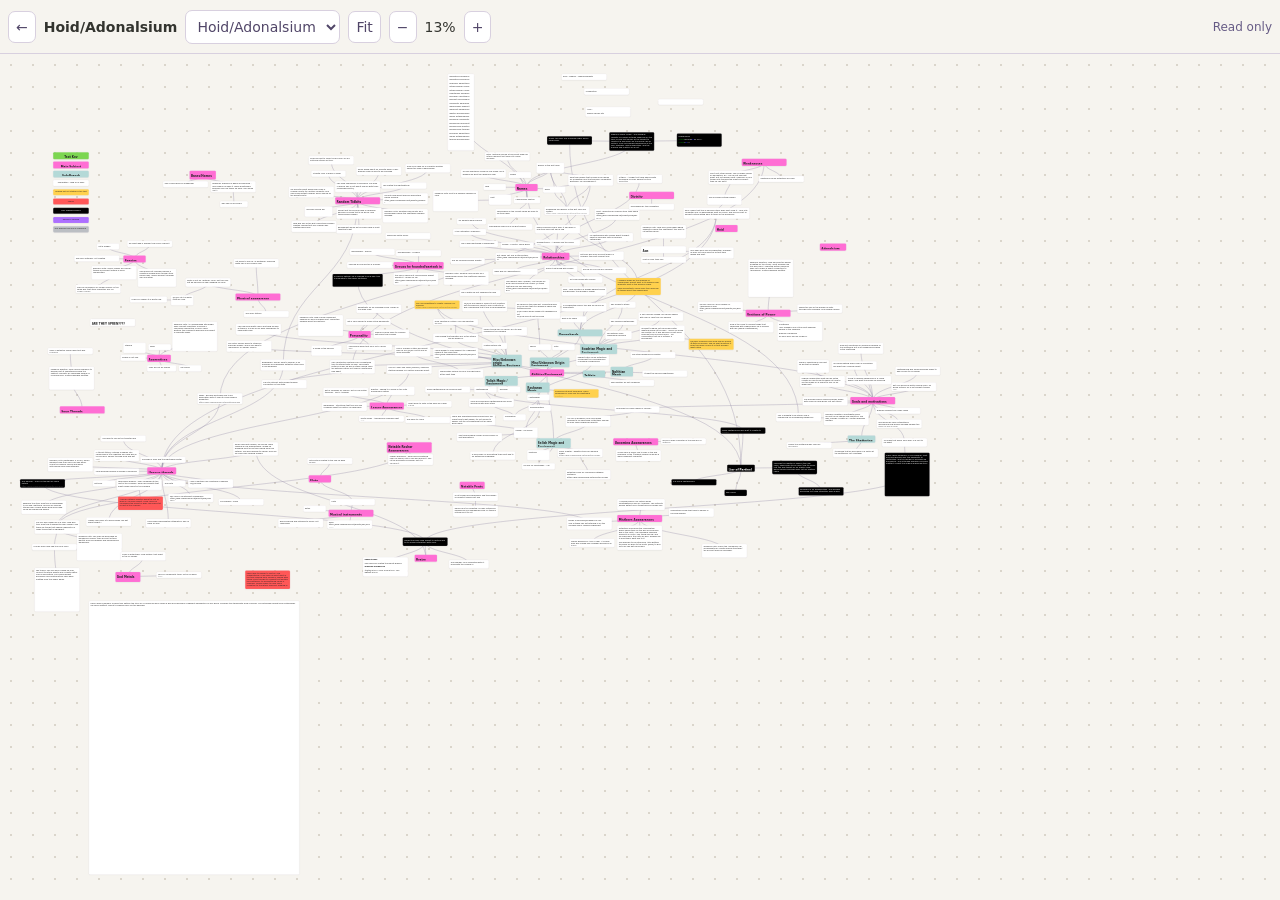
<file: examples/hoid-adonalsium.html>
<!doctype html><html lang="en"><head><meta charset="utf-8"><meta name="viewport" content="width=device-width,initial-scale=1"><meta name="referrer" content="no-referrer"><meta http-equiv="Content-Security-Policy" content="default-src &#39;none&#39;; script-src &#39;sha256-Oqgdu5gd9nDxGrl4WtA931cMzO7jqSwMxBtRFRKgLuw=&#39;; style-src &#39;unsafe-inline&#39;; img-src data:; connect-src &#39;none&#39;; object-src &#39;none&#39;; base-uri &#39;none&#39;; form-action &#39;none&#39;"><title>Hoid/Adonalsium · Archives read-only</title><style>*{box-sizing:border-box}body{margin:0;font:14px system-ui;color:#33342f;background:#f6f4ef}header{height:54px;display:flex;align-items:center;gap:8px;padding:8px;border-bottom:1px solid #d8d0df;white-space:nowrap;overflow:auto}header strong{overflow:hidden;text-overflow:ellipsis;min-width:70px}button,select{font:inherit;padding:7px;border:1px solid #d8d0df;border-radius:7px;background:white;color:#514668}#viewport{position:absolute;inset:54px 0 0;overflow:hidden;touch-action:none;background-image:radial-gradient(#dad5cb .8px,transparent .8px);background-size:22px 22px;cursor:grab}#world{position:absolute;left:0;top:0;transform-origin:0 0;will-change:transform}.card{position:absolute;border:1px solid #ddd8e1;border-radius:9px;box-shadow:0 3px 10px #0001;padding:10px;overflow:hidden}.card.collection{background:#eee9f4!important;z-index:-1}.cardTitle{font-weight:700;white-space:pre-wrap;margin-bottom:7px}.cardTitle.below{font-size:15px}.body{overflow:auto;max-height:100%;white-space:normal;overflow-wrap:anywhere;cursor:text}.body p{margin:0 0 .65em}.boardIcon{width:65%;height:65%;object-fit:contain}.cardImage{position:absolute;object-fit:fill}.image{padding:0}.image .cardTitle{position:relative;z-index:1;background:#ffffffcc}.placeholder{height:100%;display:grid;place-items:center;background:#eee9f4;border:2px dashed #a99bb7}.openBoard{position:relative;display:inline-block;margin-top:6px;z-index:2}.wires{position:absolute;width:1px;height:1px;overflow:visible;pointer-events:none}.wires path{stroke:#8f85a4;stroke-width:2.5;fill:none}.wires text{fill:#514668;font-size:12px;paint-order:stroke;stroke:#f6f4ef;stroke-width:5px}.regions{position:absolute;z-index:3;overflow:hidden;pointer-events:none}.regions>*{fill:transparent;stroke:none;pointer-events:all;cursor:pointer}.regions>.border,.regions>*:hover,.regions>*:focus{stroke:#796b96;stroke-width:2;vector-effect:non-scaling-stroke;outline:none}.regions>*:hover{fill:#796b9622}.sourceDocument{width:min(800px,85vw);padding:20px;background:white;white-space:pre-wrap}dialog{max-width:90vw;max-height:85vh;overflow:auto;border:1px solid #aaa;border-radius:12px;background:#fffdf8}dialog img{max-width:100%}.attachment{display:block;margin:10px 0}.detailBody{overflow:auto}.detailBody svg{max-width:100%;height:auto}table{border-collapse:collapse}td,th{border:1px solid #ccc;padding:5px}#readonly{font-size:12px;color:#665b85;margin-left:auto}button:focus-visible,select:focus-visible,a:focus-visible,#viewport:focus-visible{outline:3px solid #675080;outline-offset:2px}#viewport{outline-offset:-4px}@media(max-width:520px){header{height:96px;flex-wrap:wrap;white-space:normal}#viewport{top:96px}header strong{max-width:42vw}#readonly{margin-left:0}} </style></head><body><header><button id="back" aria-label="Back">←</button><strong id="title"></strong><select id="boardSelect" aria-label="Published Boards"></select><button id="fit">Fit</button><button id="minus" aria-label="Zoom out">−</button><span id="zoomLabel"></span><button id="plus" aria-label="Zoom in">+</button><span id="readonly">Read only</span></header><main id="viewport" tabindex="0" aria-label="Read-only research canvas. Use arrow keys to pan, plus and minus to zoom, and zero to fit."><div id="world"></div></main><dialog id="detail"><button id="detailClose">Close</button><div id="detailContent"></div></dialog><script type="application/json" id="boardData">{"format":"arcanum-readonly-v1","root":"b0","boards":[{"id":"b0","title":"Hoid/Adonalsium","cards":[{"id":"c0","kind":"text","title":"","html":"\u003cp style=\"text-align: left;\">Elantrian\u003c/p>","x":4644.041932964267,"y":4226.3687409486865,"width":170,"height":78,"color":"#ffffff","textColor":"#222222","titlePosition":"inside","tags":"","transparent":false,"imagePlaceholder":false},{"id":"c1","kind":"text","title":"","html":"\u003ch2 style=\"text-align: left;\">Misc/Unknown Origin  Equipment\u003c/h2>","x":4664.041932964267,"y":3526.368740948686,"width":300,"height":76,"color":"#b4d9d7","textColor":"#222222","titlePosition":"inside","tags":"","transparent":false,"imagePlaceholder":false},{"id":"c2","kind":"text","title":"","html":"\u003cp style=\"text-align: left;\">Nightblood could potentially kill Hoid\u003c/p>","x":6394.041932964267,"y":2156.368740948686,"width":340,"height":47,"color":"#ffffff","textColor":"#222222","titlePosition":"inside","tags":"","transparent":false,"imagePlaceholder":false},{"id":"c3","kind":"text","title":"","html":"\u003cp style=\"text-align: center;\">Has healing that predates any of the others we are aware of\u003c/p>","x":3934.0419329642673,"y":3346.368740948686,"width":340,"height":65,"color":"#ffffff","textColor":"#222222","titlePosition":"inside","tags":"","transparent":false,"imagePlaceholder":false},{"id":"c4","kind":"text","title":"","html":"\u003cp style=\"text-align: left;\">Did not know about Roshars ecosystem before arriving.  https://wob.coppermind.net/events/4/#e5151\u003c/p>","x":3554.0419329642673,"y":2286.368740948686,"width":340,"height":84,"color":"#ffffff","textColor":"#222222","titlePosition":"inside","tags":"","transparent":false,"imagePlaceholder":false},{"id":"c5","kind":"text","title":"","html":"\u003cp style=\"text-align: left;\">This includes hurting himself\u003c/p>","x":6004.041932964267,"y":2296.368740948686,"width":260,"height":78,"color":"#ffffff","textColor":"#222222","titlePosition":"inside","tags":"","transparent":false,"imagePlaceholder":false},{"id":"c6","kind":"text","title":"","html":"\u003cp style=\"text-align: left;\">Moon Scepter - Rosetta Stone for learning magic https://wob.coppermind.net/events/374/#e12146\u003c/p>","x":4874.041932964267,"y":4216.3687409486865,"width":340,"height":65,"color":"#ffffff","textColor":"#222222","titlePosition":"inside","tags":"","transparent":false,"imagePlaceholder":false},{"id":"c7","kind":"text","title":"","html":"\u003cp style=\"text-align: left;\">May debunk this line of reasoning\u003c/p>","x":1064.0419329642673,"y":2536.368740948686,"width":270,"height":47,"color":"#bbbec3","textColor":"#222222","titlePosition":"inside","tags":"","transparent":false,"imagePlaceholder":false},{"id":"c8","kind":"text","title":"","html":"\u003cp style=\"text-align: left;\">Hoid was one of the first characters brandon created, implies that only Dalinar was created before him \u003c/p>","x":2864.0419329642673,"y":2496.368740948686,"width":340,"height":84,"color":"#ffffff","textColor":"#222222","titlePosition":"inside","tags":"","transparent":false,"imagePlaceholder":false},{"id":"c9","kind":"text","title":"","html":"\u003cp style=\"text-align: left;\">\"To make that which once was\" is a hint to his quest\u003c/p>","x":7324.041932964267,"y":4136.3687409486865,"width":340,"height":65,"color":"#ffffff","textColor":"#222222","titlePosition":"inside","tags":"","transparent":false,"imagePlaceholder":false},{"id":"c10","kind":"text","title":"","html":"\u003ch2 style=\"text-align: left;\">Yolish Magic / Equipment\u003c/h2>","x":4324.041932964267,"y":3666.368740948686,"width":250,"height":76,"color":"#b4d9d7","textColor":"#222222","titlePosition":"inside","tags":"","transparent":false,"imagePlaceholder":false},{"id":"c11","kind":"text","title":"","html":"\u003cp style=\"text-align: left;\">VAtwha - A singer that Hoid danced with thousands of years before the true desolation\u003c/p>","x":5324.041932964267,"y":2146.368740948686,"width":340,"height":65,"color":"#ffffff","textColor":"#222222","titlePosition":"inside","tags":"","transparent":false,"imagePlaceholder":false},{"id":"c12","kind":"text","title":"","html":"\u003cp style=\"text-align: left;\">Has seen worlds die\u003c/p>","x":2964.0419329642673,"y":2386.368740948686,"width":210,"height":78,"color":"#ffffff","textColor":"#222222","titlePosition":"inside","tags":"","transparent":false,"imagePlaceholder":false},{"id":"c13","kind":"text","title":"","html":"\u003cp style=\"text-align: left;\">Flute\u003c/p>","x":3154.0419329642673,"y":4596.3687409486865,"width":340,"height":47,"color":"#ffffff","textColor":"#222222","titlePosition":"inside","tags":"","transparent":false,"imagePlaceholder":false},{"id":"c14","kind":"text","title":"","html":"\u003ch1 style=\"text-align: left;\">Bases/Homes\u003c/h1>","x":2094.0419329642673,"y":2116.368740948686,"width":200,"height":68.00001859432297,"color":"#ff6ed4","textColor":"#222222","titlePosition":"inside","tags":"","transparent":false,"imagePlaceholder":false},{"id":"c15","kind":"text","title":"","html":"\u003cp style=\"text-align: left;\">Not only would he watch Roshar burn, he would actively kill if he thought it would help. \u003c/p>","x":7394.041932964267,"y":3716.368740948686,"width":340,"height":65,"color":"#ffffff","textColor":"#222222","titlePosition":"inside","tags":"","transparent":false,"imagePlaceholder":false},{"id":"c16","kind":"text","title":"","html":"\u003cp style=\"text-align: left;\">Hoid\u003c/p>","x":4314.041932964267,"y":2216.368740948686,"width":170,"height":47,"color":"#ffffff","textColor":"#222222","titlePosition":"inside","tags":"","transparent":false,"imagePlaceholder":false},{"id":"c17","kind":"text","title":"","html":"\u003cp style=\"text-align: left;\">Could appear to look different to 2 differfent people at the same time https://wob.coppermind.net/events/509/#e15939\u003c/p>","x":3934.0419329642673,"y":3456.368740948686,"width":340,"height":84,"color":"#ffffff","textColor":"#222222","titlePosition":"inside","tags":"","transparent":false,"imagePlaceholder":false},{"id":"c18","kind":"text","title":"","html":"\u003ch2 style=\"text-align: left;\">Nalthian Magic\u003c/h2>","x":5274.041932964267,"y":3596.368740948686,"width":170,"height":76,"color":"#b4d9d7","textColor":"#222222","titlePosition":"inside","tags":"","transparent":false,"imagePlaceholder":false},{"id":"c19","kind":"text","title":"","html":"\u003ch2 style=\"text-align: center;\">Sub-Branch\u003c/h2>","x":1064.0419329642673,"y":2116.368740948686,"width":270,"height":52,"color":"#b4d9d7","textColor":"#222222","titlePosition":"inside","tags":"","transparent":false,"imagePlaceholder":false},{"id":"c20","kind":"text","title":"","html":"\u003cp style=\"text-align: left;\">Frost - immortal for reasons other than being a dragon https://wob.coppermind.net/events/498/#e15673\u003c/p>","x":5154.041932964267,"y":2406.368740948686,"width":340,"height":84,"color":"#ffffff","textColor":"#222222","titlePosition":"inside","tags":"","transparent":false,"imagePlaceholder":false},{"id":"c21","kind":"text","title":"","html":"\u003cp style=\"text-align: left;\">Thinks the shattering was \"kind of\" Neccesary\u003c/p>","x":6604.041932964267,"y":4166.3687409486865,"width":340,"height":47,"color":"#ffffff","textColor":"#222222","titlePosition":"inside","tags":"","transparent":false,"imagePlaceholder":false},{"id":"c22","kind":"text","title":"","html":"\u003ch1 style=\"text-align: left;\">Goals and motivations\u003c/h1>","x":7084.041932964267,"y":3826.368740948686,"width":340,"height":55,"color":"#ff6ed4","textColor":"#222222","titlePosition":"inside","tags":"","transparent":false,"imagePlaceholder":false},{"id":"c23","kind":"text","title":"","html":"\u003ch1 style=\"text-align: left;\">Random Tidbits\u003c/h1>","x":3194.0419329642673,"y":2316.368740948686,"width":340,"height":55,"color":"#ff6ed4","textColor":"#222222","titlePosition":"inside","tags":"","transparent":false,"imagePlaceholder":false},{"id":"c24","kind":"text","title":"","html":"\u003cp style=\"text-align: left;\">Potentially also for conversion between systems?\u003c/p>\u003cp style=\"text-align: left;\">https://wob.coppermind.net/events/379/#e12672\u003c/p>","x":4934.041932964267,"y":4376.3687409486865,"width":340,"height":73,"color":"#ffffff","textColor":"#222222","titlePosition":"inside","tags":"","transparent":false,"imagePlaceholder":false},{"id":"c25","kind":"text","title":"","html":"\u003cp style=\"text-align: left;\">Fain Lands\u003c/p>","x":6134.041932964267,"y":4526.3687409486865,"width":170,"height":47,"color":"#000000","textColor":"#ffffff","titlePosition":"inside","tags":"","transparent":false,"imagePlaceholder":false},{"id":"c26","kind":"text","title":"","html":"\u003cp style=\"text-align: left;\">potentially overheard the conversation where Sazed tells Vin the well of ascension was in the north.. He overheard someone saying its in north. This threw him off, and he searched in the north as well, allowing vin to eventuially beat him to it\u003c/p>\u003cp style=\"text-align: left;\">\u003c/p>\u003cp style=\"text-align: left;\">This appears to be retconned. After getting the bead, he goes to  the north (Terris) to find out if he can get Feruchemy\u003c/p>","x":5324.041932964267,"y":4796.3687409486865,"width":340,"height":186,"color":"#ffffff","textColor":"#222222","titlePosition":"inside","tags":"","transparent":false,"imagePlaceholder":false},{"id":"c27","kind":"text","title":"","html":"\u003cp>Research note: Hoid may have begun aging differently before the Shattering; this point is not settled canon.\u003c/p>","x":5504.041932964267,"y":2526.368740948686,"width":340,"height":103,"color":"#ffffff","textColor":"#222222","titlePosition":"inside","tags":"","transparent":false,"imagePlaceholder":false},{"id":"c28","kind":"text","title":"","html":"\u003cp style=\"text-align: left;\">\"has had\" tattoos\u003c/p>","x":2504.0419329642673,"y":3176.368740948686,"width":340,"height":47,"color":"#ffffff","textColor":"#222222","titlePosition":"inside","tags":"","transparent":false,"imagePlaceholder":false},{"id":"c29","kind":"text","title":"","html":"\u003cp style=\"text-align: left;\">They are not all human\u003c/p>","x":1774.0419329642673,"y":3586.368740948686,"width":220,"height":47,"color":"#ffffff","textColor":"#222222","titlePosition":"inside","tags":"","transparent":false,"imagePlaceholder":false},{"id":"c30","kind":"text","title":"","html":"\u003cp style=\"text-align: left;\">Warbreaker - Storyteller that tells Siri and Susebron about the history of Hallandran\u003c/p>","x":3094.0419329642673,"y":3866.368740948686,"width":340,"height":65,"color":"#ffffff","textColor":"#222222","titlePosition":"inside","tags":"","transparent":false,"imagePlaceholder":false},{"id":"c31","kind":"text","title":"","html":"\u003cp>Fan theory: The Girl Who Looked Up may connect to future events and a Death Rattle. This is speculative. The copied Reddit discussion and quoted fiction have been omitted from this public demo.\u003c/p>","x":924.0419329642673,"y":5116.3687409486865,"width":340,"height":330,"color":"#ffffff","textColor":"#222222","titlePosition":"inside","tags":"","transparent":false,"imagePlaceholder":false},{"id":"c32","kind":"text","title":"","html":"\u003ch1 style=\"text-align: left;\">Adonalsium\u003c/h1>","x":6854.041932964267,"y":2666.368740948686,"width":200,"height":55,"color":"#ff6ed4","textColor":"#222222","titlePosition":"inside","tags":"","transparent":false,"imagePlaceholder":false},{"id":"c33","kind":"text","title":"","html":"\u003cp style=\"text-align: left;\">White is not his \"Natural\" color, but this may just be because of age changing his color\u003c/p>","x":2064,"y":2928,"width":340,"height":65,"color":"#ffffff","textColor":"#222222","titlePosition":"inside","tags":"","transparent":false,"imagePlaceholder":false},{"id":"c34","kind":"text","title":"","html":"\u003cp style=\"text-align: left;\">Piano https://wob.coppermind.net/events/361/#e11338\u003c/p>","x":3134.0419329642673,"y":4756.3687409486865,"width":340,"height":65,"color":"#ffffff","textColor":"#222222","titlePosition":"inside","tags":"","transparent":false,"imagePlaceholder":false},{"id":"c35","kind":"text","title":"","html":"\u003cp style=\"text-align: left;\">Irali refer to him as the trickster god\u003c/p>","x":1424.0419329642673,"y":4116.3687409486865,"width":340,"height":47,"color":"#ffffff","textColor":"#222222","titlePosition":"inside","tags":"","transparent":false,"imagePlaceholder":false},{"id":"c36","kind":"text","title":"","html":"\u003ch1 style=\"text-align: left;\">Apprentices\u003c/h1>","x":1774.0419329642673,"y":3506.368740948686,"width":180,"height":55,"color":"#ff6ed4","textColor":"#222222","titlePosition":"inside","tags":"","transparent":false,"imagePlaceholder":false},{"id":"c37","kind":"text","title":"","html":"\u003ch1 style=\"text-align: left;\">Age\u003c/h1>","x":5504.041932964267,"y":2686.368740948686,"width":340,"height":55,"color":"#ffffff","textColor":"#222222","titlePosition":"inside","tags":"","transparent":false,"imagePlaceholder":false},{"id":"c38","kind":"text","title":"","html":"\u003cp style=\"text-align: left;\">The Flute\u003c/p>","x":1894.0419329642673,"y":4456.3687409486865,"width":170,"height":47,"color":"#ffffff","textColor":"#222222","titlePosition":"inside","tags":"","transparent":false,"imagePlaceholder":false},{"id":"c39","kind":"text","title":"","html":"\u003cp style=\"text-align: left;\">Is more wary of soulcasting than most due to his extensive knowledge\u003c/p>","x":4214.041932964267,"y":4236.3687409486865,"width":340,"height":65,"color":"#ffffff","textColor":"#222222","titlePosition":"inside","tags":"","transparent":false,"imagePlaceholder":false},{"id":"c40","kind":"text","title":"","html":"\u003cp style=\"text-align: left;\">Not in Shadows for Silence, but he has visted threnody - FINAL ANSWER\u003c/p>","x":3104.0419329642673,"y":3756.368740948686,"width":340,"height":65,"color":"#ffffff","textColor":"#222222","titlePosition":"inside","tags":"","transparent":false,"imagePlaceholder":false},{"id":"c41","kind":"text","title":"","html":"\u003cp style=\"text-align: left;\">Has visited the nightwatcher\u003c/p>","x":3544.0419329642673,"y":2206.368740948686,"width":340,"height":47,"color":"#ffffff","textColor":"#222222","titlePosition":"inside","tags":"","transparent":false,"imagePlaceholder":false},{"id":"c42","kind":"text","title":"","html":"\u003cp style=\"text-align: left;\">Has a home base in Shadesmar\u003c/p>","x":1894.0419329642673,"y":2196.368740948686,"width":340,"height":47,"color":"#ffffff","textColor":"#222222","titlePosition":"inside","tags":"","transparent":false,"imagePlaceholder":false},{"id":"c43","kind":"text","title":"","html":"\u003cp style=\"text-align: left;\">RAFOd on if he has any children\u003c/p>","x":5054.041932964267,"y":2846.368740948686,"width":340,"height":47,"color":"#ffffff","textColor":"#222222","titlePosition":"inside","tags":"","transparent":false,"imagePlaceholder":false},{"id":"c44","kind":"text","title":"","html":"\u003cp style=\"text-align: left;\">Rock claims that this is because other gods dont allow it - Look into horneater lore, as dawnshards exist on roshar, and may be part of ancient culture dating back to times of the parshendi\u003c/p>","x":5824.041932964267,"y":2396.368740948686,"width":500,"height":84,"color":"#ffffff","textColor":"#222222","titlePosition":"inside","tags":"","transparent":false,"imagePlaceholder":false},{"id":"c45","kind":"text","title":"","html":"\u003cp style=\"text-align: left;\">CAlls Cultivation \"Slammer\"\u003c/p>","x":4084.0419329642673,"y":2556.368740948686,"width":250,"height":47,"color":"#ffffff","textColor":"#222222","titlePosition":"inside","tags":"","transparent":false,"imagePlaceholder":false},{"id":"c46","kind":"text","title":"","html":"\u003cp style=\"text-align: left;\">In Liars of Partinel, he is referred to as a Jesk, this is unrelated to the Jesker Mysteries\u003c/p>","x":3174.0419329642673,"y":2896.368740948686,"width":380,"height":98,"color":"#000000","textColor":"#ffffff","titlePosition":"inside","tags":"","transparent":false,"imagePlaceholder":false},{"id":"c47","kind":"text","title":"","html":"\u003cp style=\"text-align: left;\">Enthir\u003c/p>","x":2954.0419329642673,"y":4646.3687409486865,"width":170,"height":47,"color":"#ffffff","textColor":"#222222","titlePosition":"inside","tags":"","transparent":false,"imagePlaceholder":false},{"id":"c48","kind":"text","title":"","html":"\u003cp style=\"text-align: left;\">6/6/2015 Someone asks hoid how he ended up with feruchemy, and he didnt question it. Does this mean he has it or that brandon didnt notice\u003c/p>","x":5864.041932964267,"y":3386.368740948686,"width":340,"height":84,"color":"#ffd14d","textColor":"#222222","titlePosition":"inside","tags":"","transparent":false,"imagePlaceholder":false},{"id":"c49","kind":"text","title":"","html":"\u003cp style=\"text-align: left;\">Balderdash, said by hoid to Dalinar, is an anogram of Shardblade. Potential other ones in his wordplay?\u003c/p>","x":2631,"y":3542,"width":340,"height":84,"color":"#ffffff","textColor":"#222222","titlePosition":"inside","tags":"","transparent":false,"imagePlaceholder":false},{"id":"c50","kind":"text","title":"","html":"\u003cp style=\"text-align: left;\">\u003cspan>When Hoid met Kaladin, he said he came chasing an old acquaintance, ended up spending most of his time hiding from him instead. This was refering to Odium. Why did he come here chasing Odium?\u003c/span>\u003c/p>","x":2424.0419329642673,"y":4166.3687409486865,"width":340,"height":103,"color":"#ffffff","textColor":"#222222","titlePosition":"inside","tags":"","transparent":false,"imagePlaceholder":false},{"id":"c51","kind":"text","title":"","html":"\u003cp style=\"text-align: left;\">Endowment would be the shard Hoid is most tempted to get\u003c/p>","x":3204.0419329642673,"y":2526.368740948686,"width":340,"height":65,"color":"#ffffff","textColor":"#222222","titlePosition":"inside","tags":"","transparent":false,"imagePlaceholder":false},{"id":"c52","kind":"text","title":"","html":"\u003cp style=\"text-align: left;\">Lifts Flute is related to the one he gave Kaladin\u003c/p>","x":2984.0419329642673,"y":4286.3687409486865,"width":340,"height":47,"color":"#ffffff","textColor":"#222222","titlePosition":"inside","tags":"","transparent":false,"imagePlaceholder":false},{"id":"c53","kind":"text","title":"","html":"\u003cp style=\"text-align: left;\">The girl may have had the royal locks\u003c/p>","x":904.0419329642673,"y":4936.3687409486865,"width":340,"height":47,"color":"#ffffff","textColor":"#222222","titlePosition":"inside","tags":"","transparent":false,"imagePlaceholder":false},{"id":"c54","kind":"text","title":"","html":"\u003ch1 style=\"text-align: left;\">Lesser Appearances\u003c/h1>","x":3454.0419329642673,"y":3866.368740948686,"width":260,"height":55,"color":"#ff6ed4","textColor":"#222222","titlePosition":"inside","tags":"","transparent":false,"imagePlaceholder":false},{"id":"c55","kind":"text","title":"","html":"\u003cp style=\"text-align: left;\">Dust\u003c/p>","x":4354.041932964267,"y":2296.368740948686,"width":170,"height":78.00002511841927,"color":"#ffffff","textColor":"#222222","titlePosition":"inside","tags":"","transparent":false,"imagePlaceholder":false},{"id":"c56","kind":"text","title":"","html":"\u003cp style=\"text-align: left;\">Doesn't know he's in a book. NO 4th wall breaking in the cosmere\u003c/p>","x":4304.041932964267,"y":3296.368740948686,"width":340,"height":65,"color":"#ffffff","textColor":"#222222","titlePosition":"inside","tags":"","transparent":false,"imagePlaceholder":false},{"id":"c57","kind":"text","title":"","html":"\u003cp style=\"text-align: center;\">Implied but not stated by the text\u003c/p>","x":1064.0419329642673,"y":2256.368740948686,"width":270,"height":47,"color":"#ffd14d","textColor":"#222222","titlePosition":"inside","tags":"","transparent":false,"imagePlaceholder":false},{"id":"c58","kind":"text","title":"","html":"\u003cp style=\"text-align: left;\">Not a dragon\u003c/p>","x":1394.0419329642673,"y":2666.368740948686,"width":170,"height":47,"color":"#ffffff","textColor":"#222222","titlePosition":"inside","tags":"","transparent":false,"imagePlaceholder":false},{"id":"c59","kind":"text","title":"","html":"\u003cp style=\"text-align: left;\">He knows the Selish magic is \"broken: \u003c/p>","x":5304.041932964267,"y":3896.368740948686,"width":340,"height":47,"color":"#ffffff","textColor":"#222222","titlePosition":"inside","tags":"","transparent":false,"imagePlaceholder":false},{"id":"c60","kind":"text","title":"","html":"\u003cp style=\"text-align: left;\">Brandon wouldnt join hoids cause\u003c/p>","x":7274.041932964267,"y":3906.368740948686,"width":340,"height":47,"color":"#ffffff","textColor":"#222222","titlePosition":"inside","tags":"","transparent":false,"imagePlaceholder":false},{"id":"c61","kind":"text","title":"","html":"\u003cp style=\"text-align: left;\">Yomen wedding in Alloy of Law. \"A scruffy man who looked like a begger dressed all in black\"\u003c/p>","x":4964.041932964267,"y":4896.3687409486865,"width":340,"height":65,"color":"#ffffff","textColor":"#222222","titlePosition":"inside","tags":"","transparent":false,"imagePlaceholder":false},{"id":"c62","kind":"text","title":"","html":"\u003cp style=\"text-align: left;\">The Number 10 is associated with it, along with the number 9\u003c/p>","x":4054.0419329642673,"y":5056.3687409486865,"width":300,"height":65,"color":"#ffffff","textColor":"#222222","titlePosition":"inside","tags":"","transparent":false,"imagePlaceholder":false},{"id":"c63","kind":"text","title":"","html":"\u003cp style=\"text-align: left;\">Has used Shadesmar to worldhop. The map of Roshar has a hint about how he gets there (perpendicularity?)\u003c/p>","x":3194.0419329642673,"y":2196.368740948686,"width":340,"height":84,"color":"#ffffff","textColor":"#222222","titlePosition":"inside","tags":"","transparent":false,"imagePlaceholder":false},{"id":"c64","kind":"text","title":"","html":"\u003ch1 style=\"text-align: left;\">Upcoming Appearances\u003c/h1>","x":5294.041932964267,"y":4136.3687409486865,"width":340,"height":55,"color":"#ff6ed4","textColor":"#222222","titlePosition":"inside","tags":"","transparent":false,"imagePlaceholder":false},{"id":"c65","kind":"text","title":"","html":"\u003cp style=\"text-align: left;\">There is something in his past he did that he regrets\u003c/p>","x":6684.041932964267,"y":3546.368740948686,"width":240,"height":98,"color":"#ffffff","textColor":"#222222","titlePosition":"inside","tags":"","transparent":false,"imagePlaceholder":false},{"id":"c66","kind":"text","title":"","html":"\u003cp style=\"text-align: left;\">Sand Mastery all but confirmed\u003c/p>","x":5264.041932964267,"y":3696.368740948686,"width":340,"height":47,"color":"#ffffff","textColor":"#222222","titlePosition":"inside","tags":"","transparent":false,"imagePlaceholder":false},{"id":"c67","kind":"text","title":"","html":"\u003ch1 style=\"text-align: left;\">Spun Threads\u003c/h1>","x":1114.0419329642673,"y":3896.368740948686,"width":340,"height":55,"color":"#ff6ed4","textColor":"#222222","titlePosition":"inside","tags":"","transparent":false,"imagePlaceholder":false},{"id":"c68","kind":"text","title":"","html":"\u003cp style=\"text-align: left;\">Cephandrius\u003c/p>\u003cp style=\"text-align: left;\">\u003cspan style=\"color: green;\">Cepha\u003c/span>\u003cspan>lus\u003c/span> Phae\u003cspan style=\"color: blue;\">dr\u003c/span>us Lys\u003cspan style=\"color: grey;\">ias\u003c/span>\u003c/p>\u003cp style=\"text-align: left;\">\u003c/p>\u003cp style=\"text-align: left;\">\u003cspan style=\"color: green;\">Cepha\u003c/span>n\u003cspan style=\"color: blue;\">dr\u003c/span>\u003cspan style=\"color: grey;\">ius\u003c/span>\u003c/p>","x":5774.041932964267,"y":1836.368740948686,"width":340,"height":100,"color":"#000000","textColor":"#ffffff","titlePosition":"inside","tags":"","transparent":false,"imagePlaceholder":false},{"id":"c69","kind":"text","title":"","html":"\u003cp style=\"text-align: left;\">Yolish and Rosharan Lightweaving may have resonance with each other\u003c/p>","x":4204.041932964267,"y":3836.368740948686,"width":340,"height":65,"color":"#ffffff","textColor":"#222222","titlePosition":"inside","tags":"","transparent":false,"imagePlaceholder":false},{"id":"c70","kind":"text","title":"","html":"\u003ch2 style=\"text-align: left;\">Scadrian Magic and Equipment\u003c/h2>","x":5044.041932964267,"y":3426.368740948686,"width":280,"height":76,"color":"#b4d9d7","textColor":"#222222","titlePosition":"inside","tags":"","transparent":false,"imagePlaceholder":false},{"id":"c71","kind":"text","title":"","html":"\u003cp style=\"text-align: left;\">Aon Dor is powerful, and could make changes to his spirit web, potentially enough to undo some dawnshard effects. \u003c/p>","x":4934.041932964267,"y":3966.368740948686,"width":340,"height":84,"color":"#ffffff","textColor":"#222222","titlePosition":"inside","tags":"","transparent":false,"imagePlaceholder":false},{"id":"c72","kind":"text","title":"","html":"\u003cp style=\"text-align: left;\">Has been to Aimia\u003c/p>","x":3724.0419329642673,"y":3976.368740948686,"width":340,"height":47,"color":"#ffffff","textColor":"#222222","titlePosition":"inside","tags":"","transparent":false,"imagePlaceholder":false},{"id":"c73","kind":"text","title":"","html":"\u003ch1 style=\"text-align: left;\">Notable Feats\u003c/h1>","x":4134.041932964267,"y":4466.3687409486865,"width":190,"height":55,"color":"#ff6ed4","textColor":"#222222","titlePosition":"inside","tags":"","transparent":false,"imagePlaceholder":false},{"id":"c74","kind":"text","title":"","html":"\u003ch1 style=\"text-align: center;\">Main Subject\u003c/h1>","x":1064.0419329642673,"y":2046.368740948686,"width":270,"height":55,"color":"#ff6ed4","textColor":"#222222","titlePosition":"inside","tags":"","transparent":false,"imagePlaceholder":false},{"id":"c75","kind":"text","title":"","html":"\u003cp style=\"text-align: left;\">His spirit web is weirder than even a savant\u003c/p>","x":1624.0419329642673,"y":2646.368740948686,"width":340,"height":47,"color":"#ffffff","textColor":"#222222","titlePosition":"inside","tags":"","transparent":false,"imagePlaceholder":false},{"id":"c76","kind":"text","title":"","html":"\u003ch1 style=\"text-align: left;\">Braize\u003c/h1>","x":3794.0419329642673,"y":5016.3687409486865,"width":170,"height":55,"color":"#ff6ed4","textColor":"#222222","titlePosition":"inside","tags":"","transparent":false,"imagePlaceholder":false},{"id":"c77","kind":"text","title":"","html":"\u003cp style=\"text-align: left;\">Topaz - Became worthless due to his association with it, used to have magical properties https://wob.coppermind.net/events/80/#e5301\u003c/p>","x":2154.0419329642673,"y":3796.368740948686,"width":340,"height":84,"color":"#ffffff","textColor":"#222222","titlePosition":"inside","tags":"","transparent":false,"imagePlaceholder":false},{"id":"c78","kind":"text","title":"","html":"\u003ch1 style=\"text-align: left;\">ARE THEY SPREN????\u003c/h1>","x":1344.0419329642673,"y":3236.368740948686,"width":340,"height":55,"color":"#ffffff","textColor":"#222222","titlePosition":"inside","tags":"","transparent":false,"imagePlaceholder":false},{"id":"c79","kind":"text","title":"","html":"\u003ch2 style=\"text-align: left;\">Rosharan Magic\u003c/h2>","x":4634.041932964267,"y":3716.368740948686,"width":180,"height":76,"color":"#b4d9d7","textColor":"#222222","titlePosition":"inside","tags":"","transparent":false,"imagePlaceholder":false},{"id":"c80","kind":"text","title":"","html":"\u003cp style=\"text-align: left;\">Will be a main character in the final arc of mistborn\u003c/p>","x":5654.041932964267,"y":4136.3687409486865,"width":340,"height":47,"color":"#ffffff","textColor":"#222222","titlePosition":"inside","tags":"","transparent":false,"imagePlaceholder":false},{"id":"c81","kind":"text","title":"","html":"\u003cp style=\"text-align: left;\">\u003c/p>","x":5634.041932964267,"y":1576.368740948686,"width":340,"height":43,"color":"#ffffff","textColor":"#222222","titlePosition":"inside","tags":"","transparent":false,"imagePlaceholder":false},{"id":"c82","kind":"text","title":"","html":"\u003cp style=\"text-align: left;\">Has tried bonding a spren unsuccesfully in past desolations\u003c/p>","x":4114.041932964267,"y":4096.3687409486865,"width":340,"height":65,"color":"#ffffff","textColor":"#222222","titlePosition":"inside","tags":"","transparent":false,"imagePlaceholder":false},{"id":"c83","kind":"text","title":"","html":"\u003cp style=\"text-align: left;\">Hoid was the master of Midius (the new Hoid). Midius was still an alias, and its likeley that this was taught by his master Hoid, which means Hoid was likely not his masters name\u003c/p>","x":6494.041932964267,"y":4306.3687409486865,"width":340,"height":103,"color":"#000000","textColor":"#ffffff","titlePosition":"inside","tags":"","transparent":false,"imagePlaceholder":false},{"id":"c84","kind":"text","title":"","html":"\u003cp style=\"text-align: left;\">Hoid drinking perfume in Bands of Mourning\u003c/p>","x":1374.0419329642673,"y":4366.3687409486865,"width":340,"height":47,"color":"#ffffff","textColor":"#222222","titlePosition":"inside","tags":"","transparent":false,"imagePlaceholder":false},{"id":"c85","kind":"text","title":"","html":"\u003cp style=\"text-align: left;\">\u003cspan>Kelesina's mansion in Bands of Mourning - Hoid claims he owns it. When questioned, Brandon said \"he thinks he does. He's kinda right.\"\u003c/span>\u003c/p>","x":2254.0419329642673,"y":2196.368740948686,"width":340,"height":84,"color":"#ffffff","textColor":"#222222","titlePosition":"inside","tags":"","transparent":false,"imagePlaceholder":false},{"id":"c86","kind":"text","title":"","html":"\u003cp style=\"text-align: left;\">Doesnt eat the second bead of Lerasium because he knew \u003cspan>that if he did so, bad things would happen.\u003c/span>\u003c/p>","x":3204.0419329642673,"y":2396.368740948686,"width":340,"height":84,"color":"#ffffff","textColor":"#222222","titlePosition":"inside","tags":"","transparent":false,"imagePlaceholder":false},{"id":"c87","kind":"text","title":"","html":"\u003cp style=\"text-align: center;\">Theory \u003c/p>","x":1064.0419329642673,"y":2326.368740948686,"width":270,"height":47,"color":"#ff5757","textColor":"#222222","titlePosition":"inside","tags":"","transparent":false,"imagePlaceholder":false},{"id":"c88","kind":"text","title":"","html":"\u003cp style=\"text-align: left;\">Original dragonsteel draft had an entire chapter of hoid trying to figure out how to use the magic on a planet to use \"in his larger plot\"\u003c/p>","x":6704.041932964267,"y":3666.368740948686,"width":340,"height":84,"color":"#ffffff","textColor":"#222222","titlePosition":"inside","tags":"","transparent":false,"imagePlaceholder":false},{"id":"c89","kind":"text","title":"","html":"\u003cp style=\"text-align: left;\">Illumination\u003c/p>","x":4464.041932964267,"y":3956.368740948686,"width":170,"height":47,"color":"#ffffff","textColor":"#222222","titlePosition":"inside","tags":"","transparent":false,"imagePlaceholder":false},{"id":"c90","kind":"text","title":"","html":"\u003cp style=\"text-align: left;\">He may have an \"echo image\" of Adonalsium in him, https://wob.coppermind.net/events/127/#e5077\u003c/p>","x":5934.041932964267,"y":3106.368740948686,"width":340,"height":84,"color":"#ffffff","textColor":"#222222","titlePosition":"inside","tags":"","transparent":false,"imagePlaceholder":false},{"id":"c91","kind":"text","title":"","html":"\u003cp style=\"text-align: left;\">Can still interact with people through Connection in this state. \u003c/p>","x":2639,"y":3696,"width":340,"height":65,"color":"#ffffff","textColor":"#222222","titlePosition":"inside","tags":"","transparent":false,"imagePlaceholder":false},{"id":"c92","kind":"text","title":"","html":"\u003cp style=\"text-align: left;\">\u003cspan>In \u003c/span>\u003ci>Secret History\u003c/i>\u003cspan>, outside of Fadrex City, Kelsier was in the Cognitive and Hoid was in the Physical. Kelsier touched Hoid and got hurt.\u003c/span>\u003c/p>","x":1374.0419329642673,"y":4226.3687409486865,"width":340,"height":84,"color":"#ffffff","textColor":"#222222","titlePosition":"inside","tags":"","transparent":false,"imagePlaceholder":false},{"id":"c93","kind":"text","title":"","html":"\u003cp style=\"text-align: left;\">3/16/19 at  It is white naturally now. \u003c/p>","x":1954.0419329642673,"y":3056.368740948686,"width":170,"height":78,"color":"#ffffff","textColor":"#222222","titlePosition":"inside","tags":"","transparent":false,"imagePlaceholder":false},{"id":"c94","kind":"text","title":"","html":"\u003ch1 style=\"text-align: left;\">The Shattering\u003c/h1>","x":7064.041932964267,"y":4116.3687409486865,"width":210,"height":55,"color":"#b4d9d7","textColor":"#222222","titlePosition":"inside","tags":"","transparent":false,"imagePlaceholder":false},{"id":"c95","kind":"text","title":"","html":"\u003cp>Public demo summary: Shallan tells Pattern the story of a curious girl who climbs a wall and discovers a different perspective on her world. Compare this telling with Hoid’s version. The extended excerpt from Oathbringer has been omitted; consult a licensed copy for the passage.\u003c/p>","x":1334.0419329642673,"y":5366.3687409486865,"width":1590,"height":2066.9992932609052,"color":"#ffffff","textColor":"#222222","titlePosition":"inside","tags":"","transparent":false,"imagePlaceholder":false},{"id":"c96","kind":"text","title":"","html":"\u003cp style=\"text-align: left;\">Lift refers to him as \"ol whitehair\" implying white hair is his normal color\u003c/p>","x":2428,"y":2783,"width":340,"height":65,"color":"#ffffff","textColor":"#222222","titlePosition":"inside","tags":"","transparent":false,"imagePlaceholder":false},{"id":"c97","kind":"text","title":"","html":"\u003cp style=\"text-align: left;\">Six eggs in Yumi and the nightmare Painter\u003c/p>","x":1724.0419329642673,"y":4276.3687409486865,"width":340,"height":47,"color":"#ffffff","textColor":"#222222","titlePosition":"inside","tags":"","transparent":false,"imagePlaceholder":false},{"id":"c98","kind":"text","title":"","html":"\u003cp style=\"text-align: left;\">Can't hurt other beings- This is largely based on perception. EX - He can eat soulcast meat, but not regular meat. However, if he is tricked into thinking the meat is soulcast, then he can eat it\u003c/p>","x":6014.041932964267,"y":2116.368740948686,"width":340,"height":103,"color":"#ffffff","textColor":"#222222","titlePosition":"inside","tags":"","transparent":false,"imagePlaceholder":false},{"id":"c99","kind":"text","title":"","html":"\u003cp style=\"text-align: left;\">Analogy between Elantris being the city of gods on a human planet, could yolen be considered the planet of gods com,pared tot he rest of the cosmere\u003c/p>","x":1554.0419329642673,"y":4576.3687409486865,"width":340,"height":103,"color":"#ff5757","textColor":"#222222","titlePosition":"inside","tags":"","transparent":false,"imagePlaceholder":false},{"id":"c100","kind":"text","title":"","html":"\u003cp style=\"text-align: left;\">Radiant oaths could potentially circumvent the consequences of holding a Dawnshard\u003c/p>","x":5014.041932964267,"y":3506.368740948686,"width":250,"height":84,"color":"#ffffff","textColor":"#222222","titlePosition":"inside","tags":"","transparent":false,"imagePlaceholder":false},{"id":"c101","kind":"text","title":"","html":"\u003cp style=\"text-align: left;\">Lightweaver\u003c/p>","x":4644.041932964267,"y":3806.368740948686,"width":170,"height":47,"color":"#ffffff","textColor":"#222222","titlePosition":"inside","tags":"","transparent":false,"imagePlaceholder":false},{"id":"c102","kind":"text","title":"","html":"\u003cp style=\"text-align: left;\">axon  - Medius -  cephdriusmaatri\u003c/p>","x":4904.041932964267,"y":1386.368740948686,"width":340,"height":47,"color":"#ffffff","textColor":"#222222","titlePosition":"inside","tags":"","transparent":false,"imagePlaceholder":false},{"id":"c103","kind":"text","title":"","html":"\u003cp style=\"text-align: left;\">The Girl who looked up is a story Hoid was told. Hoid told it differently from Shallan, and there are things that happen differently in Hoids telling that is significant \u003c/p>","x":924.0419329642673,"y":4756.3687409486865,"width":340,"height":103,"color":"#ffffff","textColor":"#222222","titlePosition":"inside","tags":"","transparent":false,"imagePlaceholder":false},{"id":"c104","kind":"text","title":"","html":"\u003cp style=\"text-align: left;\">Axon -  \u003c/p>\u003cp style=\"text-align: left;\">Medius  cphars atri\u003c/p>","x":5084.041932964267,"y":1636.368740948686,"width":340,"height":73,"color":"#ffffff","textColor":"#222222","titlePosition":"inside","tags":"","transparent":false,"imagePlaceholder":false},{"id":"c105","kind":"text","title":"","html":"\u003cp style=\"text-align: left;\">May be considered \"no longer human\" in the same way that Steel inquisiters are \"no longer human\"\u003c/p>","x":1234.0419329642673,"y":2976.368740948686,"width":340,"height":65,"color":"#ffffff","textColor":"#222222","titlePosition":"inside","tags":"","transparent":false,"imagePlaceholder":false},{"id":"c106","kind":"text","title":"","html":"\u003cp style=\"text-align: left;\">Lightweaving was hoids preferred magic to gain access to on Roshar\u003c/p>","x":7424.041932964267,"y":3596.368740948686,"width":340,"height":65,"color":"#ffffff","textColor":"#222222","titlePosition":"inside","tags":"","transparent":false,"imagePlaceholder":false},{"id":"c107","kind":"text","title":"","html":"\u003cp style=\"text-align: left;\">Tamukek\u003c/p>","x":4424.041932964267,"y":3746.368740948686,"width":170,"height":47,"color":"#ffffff","textColor":"#222222","titlePosition":"inside","tags":"","transparent":false,"imagePlaceholder":false},{"id":"c108","kind":"text","title":"","html":"\u003ch1 style=\"text-align: left;\">Names\u003c/h1>","x":4554.041932964267,"y":2216.368740948686,"width":170,"height":55,"color":"#ff6ed4","textColor":"#222222","titlePosition":"inside","tags":"","transparent":false,"imagePlaceholder":false},{"id":"c109","kind":"text","title":"","html":"\u003cp style=\"text-align: left;\">Worldsingers - Roshar\u003c/p>","x":3304.0419329642673,"y":2706.368740948686,"width":340,"height":47,"color":"#ffffff","textColor":"#222222","titlePosition":"inside","tags":"","transparent":false,"imagePlaceholder":false},{"id":"c110","kind":"text","title":"","html":"\u003cp style=\"text-align: left;\">Sigzil\u003c/p>","x":1784.0419329642673,"y":3426.368740948686,"width":170,"height":47,"color":"#ffffff","textColor":"#222222","titlePosition":"inside","tags":"","transparent":false,"imagePlaceholder":false},{"id":"c111","kind":"text","title":"","html":"\u003cp style=\"text-align: left;\">Not Khriss\u003c/p>","x":2014.0419329642673,"y":3586.368740948686,"width":170,"height":47,"color":"#ffffff","textColor":"#222222","titlePosition":"inside","tags":"","transparent":false,"imagePlaceholder":false},{"id":"c112","kind":"text","title":"","html":"\u003cp>Research note: Dust is a possible callsign for Hoid.\u003c/p>","x":3934.0419329642673,"y":2266.368740948686,"width":340,"height":157.99998831684164,"color":"#ffffff","textColor":"#222222","titlePosition":"inside","tags":"","transparent":false,"imagePlaceholder":false},{"id":"c113","kind":"text","title":"","html":"\u003cp style=\"text-align: left;\">Yolish Lightweaving can produce light\u003c/p>","x":3874.0419329642673,"y":3746.368740948686,"width":340,"height":47,"color":"#ffffff","textColor":"#222222","titlePosition":"inside","tags":"","transparent":false,"imagePlaceholder":false},{"id":"c114","kind":"text","title":"","html":"\u003ch1 style=\"text-align: left;\">Mistborn Appearances\u003c/h1>","x":5324.041932964267,"y":4716.3687409486865,"width":340,"height":55,"color":"#ff6ed4","textColor":"#222222","titlePosition":"inside","tags":"","transparent":false,"imagePlaceholder":false},{"id":"c115","kind":"text","title":"","html":"\u003cp style=\"text-align: left;\">Has unkeyed metalminds\u003c/p>","x":5264.041932964267,"y":3236.368740948686,"width":210,"height":47,"color":"#ffffff","textColor":"#222222","titlePosition":"inside","tags":"","transparent":false,"imagePlaceholder":false},{"id":"c116","kind":"text","title":"","html":"\u003cp style=\"text-align: left;\">Can use investiture to create \"vessels\" for himself? https://wob.coppermind.net/events/540/#e16706\u003c/p>","x":3794.0419329642673,"y":3096.368740948686,"width":340,"height":65,"color":"#ffd14d","textColor":"#222222","titlePosition":"inside","tags":"","transparent":false,"imagePlaceholder":false},{"id":"c117","kind":"text","title":"","html":"\u003cp>Research note (September 6, 2016): Hoid’s apparent help may serve his own goals. Check the original source and which forthcoming book was intended.\u003c/p>","x":1024.0419329642673,"y":4286.3687409486865,"width":340,"height":103,"color":"#ffffff","textColor":"#222222","titlePosition":"inside","tags":"","transparent":false,"imagePlaceholder":false},{"id":"c118","kind":"text","title":"","html":"\u003cp>Research note: Check the Allomancer Jak broadsheets for a white-haired storyteller; the account may be unreliable.\u003c/p>","x":5964.041932964267,"y":4936.3687409486865,"width":340,"height":103,"color":"#ffffff","textColor":"#222222","titlePosition":"inside","tags":"","transparent":false,"imagePlaceholder":false},{"id":"c119","kind":"text","title":"","html":"\u003cp style=\"text-align: left;\">Dawnshard and Bearer of the first Gem are related https://wob.coppermind.net/events/444/#e14355\u003c/p>","x":4774.041932964267,"y":2386.368740948686,"width":340,"height":65,"color":"#ffffff","textColor":"#222222","titlePosition":"inside","tags":"","transparent":false,"imagePlaceholder":false},{"id":"c120","kind":"text","title":"","html":"\u003cp>Research note: Whether Hoid counts as a worldhopper before the Shattering remains qualified.\u003c/p>","x":3554.0419329642673,"y":2406.368740948686,"width":340,"height":103,"color":"#ffffff","textColor":"#222222","titlePosition":"inside","tags":"","transparent":false,"imagePlaceholder":false},{"id":"c121","kind":"text","title":"","html":"\u003cp style=\"text-align: left;\">Questioner\u003c/p>\u003cp style=\"text-align: left;\">Like, probably one of the most powerful people in the Cosmere.\u003c/p>\u003cp style=\"text-align: left;\">Brandon Sanderson\u003c/p>\u003cp style=\"text-align: left;\">He once was, and no longer is.\u003c/p>","x":6534.041932964267,"y":3256.368740948686,"width":340,"height":145,"color":"#ffffff","textColor":"#222222","titlePosition":"inside","tags":"","transparent":false,"imagePlaceholder":false},{"id":"c122","kind":"text","title":"","html":"\u003cp style=\"text-align: left;\">Does his best to verify the accuracy of any historical stories he tells. \u003c/p>","x":2994.0419329642673,"y":2006.368740948686,"width":340,"height":65,"color":"#ffffff","textColor":"#222222","titlePosition":"inside","tags":"","transparent":false,"imagePlaceholder":false},{"id":"c123","kind":"text","title":"","html":"\u003cp style=\"text-align: left;\">he will have a major role to play in the end sequence of the \u003ci>Cosmere,\u003c/i> where he will be a major viewpoint character.\u003c/p>","x":5314.041932964267,"y":4226.3687409486865,"width":340,"height":84,"color":"#ffffff","textColor":"#222222","titlePosition":"inside","tags":"","transparent":false,"imagePlaceholder":false},{"id":"c124","kind":"text","title":"","html":"\u003cp style=\"text-align: left;\">Dalinar is more likely to consider Wit moral than Kaladin\u003c/p>","x":3484.0419329642673,"y":3316.368740948686,"width":270,"height":65,"color":"#ffffff","textColor":"#222222","titlePosition":"inside","tags":"","transparent":false,"imagePlaceholder":false},{"id":"c125","kind":"text","title":"","html":"\u003cp style=\"text-align: left;\">Its implied that he was more of a visitor at the shattering, not a partaker\u003c/p>","x":6954.041932964267,"y":4216.3687409486865,"width":340,"height":65,"color":"#ffffff","textColor":"#222222","titlePosition":"inside","tags":"","transparent":false,"imagePlaceholder":false},{"id":"c126","kind":"text","title":"","html":"\u003cp style=\"text-align: left;\">Full Mistborn from consuming Lerasium\u003c/p>","x":5234.041932964267,"y":3326.368740948686,"width":200,"height":65,"color":"#ffffff","textColor":"#222222","titlePosition":"inside","tags":"","transparent":false,"imagePlaceholder":false},{"id":"c127","kind":"text","title":"","html":"\u003cp style=\"text-align: left;\">Lightweaving\u003c/p>","x":4244.041932964267,"y":3746.368740948686,"width":170,"height":47,"color":"#ffffff","textColor":"#222222","titlePosition":"inside","tags":"","transparent":false,"imagePlaceholder":false},{"id":"c128","kind":"text","title":"","html":"\u003ch1 style=\"text-align: left;\">Groups he founded/partook in\u003c/h1>","x":3634.0419329642673,"y":2806.368740948686,"width":380,"height":55,"color":"#ff6ed4","textColor":"#222222","titlePosition":"inside","tags":"","transparent":false,"imagePlaceholder":false},{"id":"c129","kind":"text","title":"","html":"\u003cp style=\"text-align: left;\">Poisoned, in an assassination. The assassin was killed, but Hoid ultimately died as well\u003c/p>","x":6694.041932964267,"y":4506.3687409486865,"width":340,"height":65,"color":"#000000","textColor":"#ffffff","titlePosition":"inside","tags":"","transparent":false,"imagePlaceholder":false},{"id":"c130","kind":"text","title":"","html":"\u003cp style=\"text-align: left;\">Transformation\u003c/p>","x":4654.041932964267,"y":3886.368740948686,"width":170,"height":47,"color":"#ffffff","textColor":"#222222","titlePosition":"inside","tags":"","transparent":false,"imagePlaceholder":false},{"id":"c131","kind":"text","title":"","html":"\u003ch1 style=\"text-align: left;\">Relationships\u003c/h1>","x":4754.041932964267,"y":2736.368740948686,"width":210,"height":55,"color":"#ff6ed4","textColor":"#222222","titlePosition":"inside","tags":"","transparent":false,"imagePlaceholder":false},{"id":"c132","kind":"text","title":"","html":"\u003cp style=\"text-align: left;\">This is a community term, not an in world term\u003c/p>","x":1844.0419329642673,"y":5146.3687409486865,"width":340,"height":47,"color":"#ffffff","textColor":"#222222","titlePosition":"inside","tags":"","transparent":false,"imagePlaceholder":false},{"id":"c133","kind":"text","title":"","html":"\u003cp style=\"text-align: left;\">He hopes getting every form of investiture will grant him a special effect\u003c/p>","x":6944.041932964267,"y":3556.368740948686,"width":340,"height":65,"color":"#ffffff","textColor":"#222222","titlePosition":"inside","tags":"","transparent":false,"imagePlaceholder":false},{"id":"c134","kind":"text","title":"","html":"\u003cp style=\"text-align: left;\">Topaz\u003c/p>","x":4764.041932964267,"y":2236.368740948686,"width":170,"height":47,"color":"#ffffff","textColor":"#222222","titlePosition":"inside","tags":"","transparent":false,"imagePlaceholder":false},{"id":"c135","kind":"text","title":"","html":"\u003cp style=\"text-align: left;\">Design is not one.\u003c/p>","x":1574.0419329642673,"y":3506.368740948686,"width":190,"height":47,"color":"#ffffff","textColor":"#222222","titlePosition":"inside","tags":"","transparent":false,"imagePlaceholder":false},{"id":"c136","kind":"text","title":"","html":"\u003cp style=\"text-align: left;\">His favorite planet aside from Yolen is Scadrial due to its creature comforts, and Hoid loves instant noodles, which should on the planet shortly\u003c/p>","x":2844.0419329642673,"y":2236.368740948686,"width":340,"height":84,"color":"#ffffff","textColor":"#222222","titlePosition":"inside","tags":"","transparent":false,"imagePlaceholder":false},{"id":"c137","kind":"text","title":"","html":"\u003ch1 style=\"text-align: left;\">Personality\u003c/h1>","x":3294.0419329642673,"y":3326.368740948686,"width":170,"height":55,"color":"#ff6ed4","textColor":"#222222","titlePosition":"inside","tags":"","transparent":false,"imagePlaceholder":false},{"id":"c138","kind":"text","title":"","html":"\u003cp style=\"text-align: left;\">Is not normally spiked, but carries spikes with him in case they are needed\u003c/p>","x":5484.041932964267,"y":3186.368740948686,"width":340,"height":65,"color":"#ffffff","textColor":"#222222","titlePosition":"inside","tags":"","transparent":false,"imagePlaceholder":false},{"id":"c139","kind":"text","title":"","html":"\u003cp style=\"text-align: left;\">Is afraid of the beyond\u003c/p>","x":3014.0419329642673,"y":3436.368740948686,"width":230,"height":78,"color":"#ffffff","textColor":"#222222","titlePosition":"inside","tags":"","transparent":false,"imagePlaceholder":false},{"id":"c140","kind":"text","title":"","html":"\u003ch2 style=\"text-align: left;\">Misc/Unknown origin Abilities/Equipment\u003c/h2>","x":4374.041932964267,"y":3506.368740948686,"width":230,"height":98,"color":"#b4d9d7","textColor":"#222222","titlePosition":"inside","tags":"","transparent":false,"imagePlaceholder":false},{"id":"c141","kind":"text","title":"","html":"\u003cp style=\"text-align: left;\">Hoid told Kaladin that he was once named for a beautiful rock that became \"completely worthless\" for his wearing it.\u003c/p>","x":4954.041932964267,"y":2146.368740948686,"width":340,"height":84,"color":"#ffffff","textColor":"#222222","titlePosition":"inside","tags":"","transparent":false,"imagePlaceholder":false},{"id":"c142","kind":"text","title":"","html":"\u003cp style=\"text-align: left;\">Shallan flashback - Hoid pours something from his pounch into a cup and drinks it. May not be allomantic shavings, but it is significant\u003c/p>","x":3594.0419329642673,"y":4256.3687409486865,"width":340,"height":84,"color":"#ffffff","textColor":"#222222","titlePosition":"inside","tags":"","transparent":false,"imagePlaceholder":false},{"id":"c143","kind":"text","title":"","html":"\u003cp style=\"text-align: left;\">\u003cspan>Bat'Chor was once his best friend. Is probably the most relavent one\u003c/span>\u003c/p>","x":5034.041932964267,"y":2726.368740948686,"width":340,"height":65,"color":"#ffffff","textColor":"#222222","titlePosition":"inside","tags":"","transparent":false,"imagePlaceholder":false},{"id":"c144","kind":"text","title":"","html":"\u003cp style=\"text-align: left;\">Phaedrus Greek Origin -   The dialogue consists of a series of three speeches on the topic of love that serves as the subject to construct a discussion on the proper use of rhetoric. They encompass discussions of the soul, madness, divine inspiration, and the practice and mastery of an art. \u003c/p>","x":5264.041932964267,"y":1826.368740948686,"width":340,"height":141,"color":"#000000","textColor":"#ffffff","titlePosition":"inside","tags":"","transparent":false,"imagePlaceholder":false},{"id":"c145","kind":"text","title":"","html":"\u003ch1 style=\"text-align: left;\">Musical instruments\u003c/h1>","x":3144.0419329642673,"y":4676.3687409486865,"width":340,"height":55,"color":"#ff6ed4","textColor":"#222222","titlePosition":"inside","tags":"","transparent":false,"imagePlaceholder":false},{"id":"c146","kind":"text","title":"","html":"\u003ch2 style=\"text-align: left;\">Taldain\u003c/h2>","x":5064.041932964267,"y":3626.368740948686,"width":170,"height":52,"color":"#b4d9d7","textColor":"#222222","titlePosition":"inside","tags":"","transparent":false,"imagePlaceholder":false},{"id":"c147","kind":"text","title":"","html":"\u003cp style=\"text-align: left;\">Knows the lore of the places he visits through both mundane, and magical means\u003c/p>","x":6684.041932964267,"y":3126.368740948686,"width":340,"height":65,"color":"#ffffff","textColor":"#222222","titlePosition":"inside","tags":"","transparent":false,"imagePlaceholder":false},{"id":"c148","kind":"text","title":"","html":"\u003cp style=\"text-align: left;\">Cephandrius is the closest name we have to his true name\u003c/p>","x":4404.041932964267,"y":2406.368740948686,"width":340,"height":65,"color":"#ffffff","textColor":"#222222","titlePosition":"inside","tags":"","transparent":false,"imagePlaceholder":false},{"id":"c149","kind":"text","title":"","html":"\u003cp style=\"text-align: center;\">Information - WoB or in book\u003c/p>","x":1064.0419329642673,"y":2186.368740948686,"width":270,"height":47,"color":"#ffffff","textColor":"#222222","titlePosition":"inside","tags":"","transparent":false,"imagePlaceholder":false},{"id":"c150","kind":"text","title":"","html":"\u003cp style=\"text-align: left;\">Enjoys playing and listening to music, not composing\u003c/p>","x":2764.0419329642673,"y":4746.3687409486865,"width":340,"height":65,"color":"#ffffff","textColor":"#222222","titlePosition":"inside","tags":"","transparent":false,"imagePlaceholder":false},{"id":"c151","kind":"text","title":"","html":"\u003cp style=\"text-align: left;\">Sigzil was his \"apprentence\"\u003c/p>","x":4384.041932964267,"y":2856.368740948686,"width":340,"height":47,"color":"#ffffff","textColor":"#222222","titlePosition":"inside","tags":"","transparent":false,"imagePlaceholder":false},{"id":"c152","kind":"text","title":"","html":"\u003cp style=\"text-align: left;\">Doesn't get along with Kelsier\u003c/p>","x":4774.041932964267,"y":2836.368740948686,"width":250,"height":47,"color":"#ffffff","textColor":"#222222","titlePosition":"inside","tags":"","transparent":false,"imagePlaceholder":false},{"id":"c153","kind":"text","title":"","html":"\u003cp style=\"text-align: left;\">Liars of Partinel has a plethora of spoilers 12/9/25 wob\u003c/p>","x":2084.0419329642673,"y":4446.3687409486865,"width":340,"height":65,"color":"#ffffff","textColor":"#222222","titlePosition":"inside","tags":"","transparent":false,"imagePlaceholder":false},{"id":"c154","kind":"text","title":"","html":"\u003ch1 style=\"text-align: left;\">Abilities/Equipment\u003c/h1>","x":4664.041932964267,"y":3616.368740948686,"width":260,"height":55,"color":"#ff6ed4","textColor":"#222222","titlePosition":"inside","tags":"","transparent":false,"imagePlaceholder":false},{"id":"c155","kind":"text","title":"","html":"\u003ch2 style=\"text-align: left;\">Selish Magic and Equipment\u003c/h2>","x":4714.041932964267,"y":4136.3687409486865,"width":260,"height":76,"color":"#b4d9d7","textColor":"#222222","titlePosition":"inside","tags":"","transparent":false,"imagePlaceholder":false},{"id":"c156","kind":"text","title":"","html":"\u003cp style=\"text-align: left;\">Hoid would not consider himself a cognitive shadow even though other people may. Vasher wouldnt consider him one either\u003c/p>","x":1704.0419329642673,"y":2856.368740948686,"width":290,"height":138,"color":"#ffffff","textColor":"#222222","titlePosition":"inside","tags":"","transparent":false,"imagePlaceholder":false},{"id":"c157","kind":"text","title":"","html":"\u003cp style=\"text-align: left;\">Frost is older than him\u003c/p>","x":5504.041932964267,"y":2766.368740948686,"width":340,"height":47,"color":"#ffffff","textColor":"#222222","titlePosition":"inside","tags":"","transparent":false,"imagePlaceholder":false},{"id":"c158","kind":"text","title":"","html":"\u003ch1 style=\"text-align: left;\">Flute\u003c/h1>","x":2994.0419329642673,"y":4416.3687409486865,"width":170,"height":55,"color":"#ff6ed4","textColor":"#222222","titlePosition":"inside","tags":"","transparent":false,"imagePlaceholder":false},{"id":"c159","kind":"text","title":"","html":"\u003cp style=\"text-align: left;\">Is not scared of shardblades, and tells Jasnah he doubts it would hurt him\u003c/p>","x":4084.0419329642673,"y":4546.3687409486865,"width":340,"height":65,"color":"#ffffff","textColor":"#222222","titlePosition":"inside","tags":"","transparent":false,"imagePlaceholder":false},{"id":"c160","kind":"text","title":"","html":"\u003cp style=\"text-align: left;\">Not canon yet, has a little brother https://wob.coppermind.net/events/36/#e1497\u003c/p>","x":4404.041932964267,"y":2736.368740948686,"width":340,"height":65,"color":"#ffffff","textColor":"#222222","titlePosition":"inside","tags":"","transparent":false,"imagePlaceholder":false},{"id":"c161","kind":"text","title":"","html":"\u003cp style=\"text-align: left;\">Limited Future Site\u003c/p>","x":4304.041932964267,"y":3416.368740948686,"width":190,"height":47,"color":"#ffffff","textColor":"#222222","titlePosition":"inside","tags":"","transparent":false,"imagePlaceholder":false},{"id":"c162","kind":"text","title":"","html":"\u003cp style=\"text-align: left;\">Would like Metal music\u003c/p>","x":3574.0419329642673,"y":2586.368740948686,"width":340,"height":47,"color":"#ffffff","textColor":"#222222","titlePosition":"inside","tags":"","transparent":false,"imagePlaceholder":false},{"id":"c163","kind":"text","title":"","html":"\u003cp style=\"text-align: left;\">Worshipped by the horneaters\u003c/p>","x":5414.041932964267,"y":2366.368740948686,"width":340,"height":47,"color":"#ffffff","textColor":"#222222","titlePosition":"inside","tags":"","transparent":false,"imagePlaceholder":false},{"id":"c164","kind":"text","title":"","html":"\u003cp style=\"text-align: left;\">The Traveler - Place he thought he could restore https://wob.coppermind.net/events/377/#e12296\u003c/p>","x":814.0419329642673,"y":4446.3687409486865,"width":340,"height":65,"color":"#000000","textColor":"#ffffff","titlePosition":"inside","tags":"","transparent":false,"imagePlaceholder":false},{"id":"c165","kind":"text","title":"","html":"\u003cp style=\"text-align: left;\">A random person Vin notices when investigating in Well of Ascension. Her instincts /kelsier detect hes a threat and she avoids him\u003c/p>","x":5324.041932964267,"y":4596.3687409486865,"width":360,"height":84,"color":"#ffffff","textColor":"#222222","titlePosition":"inside","tags":"","transparent":false,"imagePlaceholder":false},{"id":"c166","kind":"text","title":"","html":"\u003cp style=\"text-align: left;\">Hoid would be VERY interested in discovering how Dalinar showed Kaladin the vision of Tien in RoW\u003c/p>","x":7284.041932964267,"y":3996.368740948686,"width":340,"height":65,"color":"#ffffff","textColor":"#222222","titlePosition":"inside","tags":"","transparent":false,"imagePlaceholder":false},{"id":"c167","kind":"text","title":"","html":"\u003cp style=\"text-align: center;\">Research Needed\u003c/p>","x":1064.0419329642673,"y":2466.368740948686,"width":270,"height":47,"color":"#ad6fff","textColor":"#222222","titlePosition":"inside","tags":"","transparent":false,"imagePlaceholder":false},{"id":"c168","kind":"text","title":"","html":"\u003cp style=\"text-align: left;\">\u003cspan>He's been alive since Dragonsteel. However, he may not have spent all of that time awake and alert.\u003c/span>\u003c/p>","x":5864.041932964267,"y":2696.368740948686,"width":340,"height":84,"color":"#ffffff","textColor":"#222222","titlePosition":"inside","tags":"","transparent":false,"imagePlaceholder":false},{"id":"c169","kind":"text","title":"","html":"\u003cp style=\"text-align: left;\">Midius\u003c/p>","x":4504.041932964267,"y":2126.368740948686,"width":170,"height":47,"color":"#ffffff","textColor":"#222222","titlePosition":"inside","tags":"","transparent":false,"imagePlaceholder":false},{"id":"c170","kind":"text","title":"","html":"\u003cp style=\"text-align: left;\">Has access to atium\u003c/p>","x":5264.041932964267,"y":3106.368740948686,"width":200,"height":47,"color":"#ffffff","textColor":"#222222","titlePosition":"inside","tags":"","transparent":false,"imagePlaceholder":false},{"id":"c171","kind":"text","title":"","html":"\u003cp style=\"text-align: left;\">There were assassination attempts in Way of Kings for him\u003c/p>","x":1764.0419329642673,"y":4746.3687409486865,"width":340,"height":65,"color":"#ffffff","textColor":"#222222","titlePosition":"inside","tags":"","transparent":false,"imagePlaceholder":false},{"id":"c172","kind":"text","title":"","html":"\u003cp>Research question: Hoid declined the power accepted by the others. What freedom did this give him? A reported author response does not confirm a direct connection to Adonalsium. Quoted dialogue omitted.\u003c/p>","x":6314.041932964267,"y":2786.368740948686,"width":340,"height":285,"color":"#ffffff","textColor":"#222222","titlePosition":"inside","tags":"","transparent":false,"imagePlaceholder":false},{"id":"c173","kind":"text","title":"","html":"\u003cp style=\"text-align: left;\">Manipulates fortune to be in the right place at the right time\u003c/p>","x":3974.0419329642673,"y":3616.368740948686,"width":340,"height":65,"color":"#ffffff","textColor":"#222222","titlePosition":"inside","tags":"","transparent":false,"imagePlaceholder":false},{"id":"c174","kind":"text","title":"","html":"\u003ch1 style=\"text-align: left;\">Physical appearence\u003c/h1>","x":2441,"y":3043,"width":340,"height":55,"color":"#ff6ed4","textColor":"#222222","titlePosition":"inside","tags":"","transparent":false,"imagePlaceholder":false},{"id":"c175","kind":"text","title":"","html":"\u003cp style=\"text-align: left;\">Has a wife mentioned in Emberdark\u003c/p>","x":4134.041932964267,"y":2646.368740948686,"width":290,"height":47,"color":"#ffffff","textColor":"#222222","titlePosition":"inside","tags":"","transparent":false,"imagePlaceholder":false},{"id":"c176","kind":"text","title":"","html":"\u003cp style=\"text-align: left;\">Cephandrius Maxtori\u003c/p>","x":4544.041932964267,"y":2316.368740948686,"width":200,"height":47,"color":"#ffffff","textColor":"#222222","titlePosition":"inside","tags":"","transparent":false,"imagePlaceholder":false},{"id":"c177","kind":"text","title":"","html":"\u003cp style=\"text-align: left;\">When asked baout his favorite flavor of pie, Brandon said he likes to be surprised\u003c/p>","x":3354.0419329642673,"y":2086.368740948686,"width":340,"height":65,"color":"#ffffff","textColor":"#222222","titlePosition":"inside","tags":"","transparent":false,"imagePlaceholder":false},{"id":"c178","kind":"text","title":"","html":"\u003cp style=\"text-align: left;\">Flute\u003c/p>","x":4834.041932964267,"y":3426.368740948686,"width":170,"height":47,"color":"#ffffff","textColor":"#222222","titlePosition":"inside","tags":"","transparent":false,"imagePlaceholder":false},{"id":"c179","kind":"text","title":"","html":"\u003cp style=\"text-align: left;\">Empathetic on an individual scale. Selfish in the large scale\u003c/p>","x":3354.0419329642673,"y":3126.368740948686,"width":340,"height":65,"color":"#ffffff","textColor":"#222222","titlePosition":"inside","tags":"","transparent":false,"imagePlaceholder":false},{"id":"c180","kind":"text","title":"","html":"\u003cp style=\"text-align: left;\">Hoid did NOT found the 5 scholars\u003c/p>","x":3284.0419329642673,"y":2806.368740948686,"width":340,"height":47,"color":"#ffffff","textColor":"#222222","titlePosition":"inside","tags":"","transparent":false,"imagePlaceholder":false},{"id":"c181","kind":"text","title":"","html":"\u003cp style=\"text-align: left;\">Yolish lightweaving uses dust to create its images\u003c/p>","x":6104.041932964267,"y":4056.368740948686,"width":340,"height":47,"color":"#000000","textColor":"#ffffff","titlePosition":"inside","tags":"","transparent":false,"imagePlaceholder":false},{"id":"c182","kind":"text","title":"","html":"\u003cp style=\"text-align: left;\">admixtures anaphoric\u003c/p>\u003cp style=\"text-align: left;\">admixtures pharaonic\u003c/p>\u003cp style=\"text-align: left;\">anaphoric admixtures\u003c/p>\u003cp style=\"text-align: left;\">antaphrodisiac murex\u003c/p>\u003cp style=\"text-align: left;\">antaphrodisiac rumex\u003c/p>\u003cp style=\"text-align: left;\">carpathians exordium\u003c/p>\u003cp style=\"text-align: left;\">exordium carpathians\u003c/p>\u003cp style=\"text-align: left;\">expirant machairodus\u003c/p>\u003cp style=\"text-align: left;\">humanistic paradoxer\u003c/p>\u003cp style=\"text-align: left;\">machairodus expirant\u003c/p>\u003cp style=\"text-align: left;\">machinist paradoxure\u003c/p>\u003cp style=\"text-align: left;\">mastich paradoxurine\u003c/p>\u003cp style=\"text-align: left;\">murex antaphrodisiac\u003c/p>\u003cp style=\"text-align: left;\">paradoxer humanistic\u003c/p>\u003cp style=\"text-align: left;\">paradoxure machinist\u003c/p>\u003cp style=\"text-align: left;\">paradoxurine mastich\u003c/p>\u003cp style=\"text-align: left;\">paradoxurine tachism\u003c/p>\u003cp style=\"text-align: left;\">pharaonic admixtures\u003c/p>\u003cp style=\"text-align: left;\">rumex antaphrodisiac\u003c/p>\u003cp style=\"text-align: left;\">tachism paradoxurine\u003c/p>","x":4044.0419329642673,"y":1386.368740948686,"width":200,"height":577.765625,"color":"#ffffff","textColor":"#222222","titlePosition":"inside","tags":"","transparent":false,"imagePlaceholder":false},{"id":"c183","kind":"text","title":"","html":"\u003cp>Public demo summary: In The Traveler, Frost and Hoid discuss loss, the possibility of restoration, and the danger of pursuing old grievances. The extended dialogue has been omitted; consult the original published story.\u003c/p>","x":7344.041932964267,"y":4246.3687409486865,"width":340,"height":330,"color":"#000000","textColor":"#ffffff","titlePosition":"inside","tags":"","transparent":false,"imagePlaceholder":false},{"id":"c184","kind":"text","title":"","html":"\u003cp style=\"text-align: left;\">There is a reason it is white now\u003c/p>","x":1644.0419329642673,"y":3066.368740948686,"width":280,"height":47,"color":"#ffffff","textColor":"#222222","titlePosition":"inside","tags":"","transparent":false,"imagePlaceholder":false},{"id":"c185","kind":"text","title":"","html":"\u003cp style=\"text-align: left;\">Design - Cryprtic- Nahel Bond\u003c/p>","x":4444.041932964267,"y":2656.368740948686,"width":250,"height":47,"color":"#ffffff","textColor":"#222222","titlePosition":"inside","tags":"","transparent":false,"imagePlaceholder":false},{"id":"c186","kind":"text","title":"","html":"\u003cp style=\"text-align: left;\">Maybe the place Hoid sought to restore due to its unique interaction with souls\u003c/p>","x":3704.0419329642673,"y":4886.3687409486865,"width":340,"height":65,"color":"#000000","textColor":"#ffffff","titlePosition":"inside","tags":"","transparent":false,"imagePlaceholder":false},{"id":"c187","kind":"text","title":"","html":"\u003cp style=\"text-align: left;\">SHould be at least third ideal. Has a shadblade in Yumi and the Nightmare painting\u003c/p>","x":4844.041932964267,"y":3766.368740948686,"width":340,"height":65,"color":"#ffd14d","textColor":"#222222","titlePosition":"inside","tags":"","transparent":false,"imagePlaceholder":false},{"id":"c188","kind":"text","title":"","html":"\u003cp style=\"text-align: left;\">Can enter visions given to others by unknown means, and is also able to \"eavesdrop\" on nearby visions\u003c/p>","x":2374,"y":3401,"width":340,"height":84,"color":"#ffffff","textColor":"#222222","titlePosition":"inside","tags":"","transparent":false,"imagePlaceholder":false},{"id":"c189","kind":"text","title":"","html":"\u003cp style=\"text-align: left;\">Hoid doesnt have \"friends\", just people he finds less annoying than others (or those that find him less annoying) https://wob.coppermind.net/events/158/#e2870\u003c/p>","x":4474.041932964267,"y":2936.368740948686,"width":340,"height":103,"color":"#ffffff","textColor":"#222222","titlePosition":"inside","tags":"","transparent":false,"imagePlaceholder":false},{"id":"c190","kind":"text","title":"","html":"\u003cp>Research note: Hoid’s origins are human, though his present nature is more complicated.\u003c/p>","x":1354.0419329642673,"y":2836.368740948686,"width":340,"height":103,"color":"#ffffff","textColor":"#222222","titlePosition":"inside","tags":"","transparent":false,"imagePlaceholder":false},{"id":"c191","kind":"text","title":"","html":"\u003ch1 style=\"text-align: left;\">Vestiges of Power\u003c/h1>","x":6294.041932964267,"y":3166.368740948686,"width":340,"height":55,"color":"#ff6ed4","textColor":"#222222","titlePosition":"inside","tags":"","transparent":false,"imagePlaceholder":false},{"id":"c192","kind":"text","title":"","html":"\u003cp style=\"text-align: left;\">In Dragonsteel Prime, this was his source of immortality\u003c/p>","x":4904.041932964267,"y":3116.368740948686,"width":340,"height":65,"color":"#ffffff","textColor":"#222222","titlePosition":"inside","tags":"","transparent":false,"imagePlaceholder":false},{"id":"c193","kind":"text","title":"","html":"\u003cp style=\"text-align: left;\">More Spiritual in nature, can heal spiritual wounds\u003c/p>","x":3934.0419329642673,"y":3236.368740948686,"width":340,"height":47,"color":"#ffffff","textColor":"#222222","titlePosition":"inside","tags":"","transparent":false,"imagePlaceholder":false},{"id":"c194","kind":"text","title":"","html":"\u003cp style=\"text-align: left;\">Wit is very similar to Hoids actual personality\u003c/p>","x":3274.0419329642673,"y":3236.368740948686,"width":340,"height":47,"color":"#ffffff","textColor":"#222222","titlePosition":"inside","tags":"","transparent":false,"imagePlaceholder":false},{"id":"c195","kind":"text","title":"","html":"\u003cp style=\"text-align: left;\">Can store memories in breaths\u003c/p>","x":5424.041932964267,"y":3486.368740948686,"width":340,"height":47,"color":"#ffffff","textColor":"#222222","titlePosition":"inside","tags":"","transparent":false,"imagePlaceholder":false},{"id":"c196","kind":"text","title":"","html":"\u003cp style=\"text-align: left;\">Has an unnamed former master\u003c/p>","x":4064.0419329642673,"y":2776.368740948686,"width":260,"height":47,"color":"#ffffff","textColor":"#222222","titlePosition":"inside","tags":"","transparent":false,"imagePlaceholder":false},{"id":"c197","kind":"text","title":"","html":"\u003ch2 style=\"text-align: left;\">Dawnshards\u003c/h2>","x":4874.041932964267,"y":3316.368740948686,"width":340,"height":52,"color":"#b4d9d7","textColor":"#222222","titlePosition":"inside","tags":"","transparent":false,"imagePlaceholder":false},{"id":"c198","kind":"text","title":"","html":"\u003cp style=\"text-align: left;\">FAvorite color is black or silver\u003c/p>","x":3014.0419329642673,"y":2116.368740948686,"width":260,"height":47,"color":"#ffffff","textColor":"#222222","titlePosition":"inside","tags":"","transparent":false,"imagePlaceholder":false},{"id":"c199","kind":"text","title":"","html":"\u003cp style=\"text-align: left;\">Hoid is too close to various things that happened with Dawnshards, he is playing with fire (being a lightweaver)\u003c/p>","x":6164.041932964267,"y":3256.368740948686,"width":340,"height":84,"color":"#ffffff","textColor":"#222222","titlePosition":"inside","tags":"","transparent":false,"imagePlaceholder":false},{"id":"c200","kind":"text","title":"","html":"\u003cp style=\"text-align: left;\">Hoid as an idea for a character existed before the idea of adonalsium\u003c/p>","x":3724.0419329642673,"y":2066.368740948686,"width":340,"height":65,"color":"#ffffff","textColor":"#222222","titlePosition":"inside","tags":"","transparent":false,"imagePlaceholder":false},{"id":"c201","kind":"text","title":"","html":"\u003cp style=\"text-align: left;\">There was something special about why the fused tried to get design. Its not unique to design, but its not something that all spren would have\u003c/p>","x":4064.0419329642673,"y":3956.368740948686,"width":340,"height":84,"color":"#ffffff","textColor":"#222222","titlePosition":"inside","tags":"","transparent":false,"imagePlaceholder":false},{"id":"c202","kind":"text","title":"","html":"\u003cp style=\"text-align: left;\">At least the second heightening\u003c/p>","x":5514.041932964267,"y":3626.368740948686,"width":340,"height":47,"color":"#ffffff","textColor":"#222222","titlePosition":"inside","tags":"","transparent":false,"imagePlaceholder":false},{"id":"c203","kind":"text","title":"","html":"\u003cp style=\"text-align: left;\">He went to figure out Feruchemy after meeting Kelsier at the Well. . When Vin found him beaten up, it was because he got more involved than he should have. - No confirmation that he is actually a feruchemist\u003c/p>","x":5494.041932964267,"y":3286.368740948686,"width":340,"height":122,"color":"#ffffff","textColor":"#222222","titlePosition":"inside","tags":"","transparent":false,"imagePlaceholder":false},{"id":"c204","kind":"text","title":"","html":"\u003cp style=\"text-align: left;\">Bearer of the First Gem\u003c/p>","x":4714.041932964267,"y":2056.368740948686,"width":210,"height":78,"color":"#ffffff","textColor":"#222222","titlePosition":"inside","tags":"","transparent":false,"imagePlaceholder":false},{"id":"c205","kind":"text","title":"","html":"\u003cp style=\"text-align: left;\">Peter Ahlstrom said he at one point knew his actual name but isnt sure if its canon anymore\u003c/p>","x":4324.041932964267,"y":1976.368740948686,"width":340,"height":65,"color":"#ffffff","textColor":"#222222","titlePosition":"inside","tags":"","transparent":false,"imagePlaceholder":false},{"id":"c206","kind":"text","title":"","html":"\u003cp style=\"text-align: left;\">Can heal from pretty much anything as long as there is a scarp of his flesh somewhere to regenerate from\u003c/p>","x":2445,"y":3272,"width":340,"height":84,"color":"#ffffff","textColor":"#222222","titlePosition":"inside","tags":"","transparent":false,"imagePlaceholder":false},{"id":"c207","kind":"text","title":"","html":"\u003cp style=\"text-align: center;\">Non Published works\u003c/p>","x":1064.0419329642673,"y":2396.368740948686,"width":270,"height":47,"color":"#000000","textColor":"#ffffff","titlePosition":"inside","tags":"","transparent":false,"imagePlaceholder":false},{"id":"c208","kind":"text","title":"","html":"\u003cp style=\"text-align: left;\">WoK - Hoid mentions a grudge against Rayse and Bavadin, the grudge is similar\u003c/p>","x":4904.041932964267,"y":2996.368740948686,"width":340,"height":65,"color":"#ffffff","textColor":"#222222","titlePosition":"inside","tags":"","transparent":false,"imagePlaceholder":false},{"id":"c209","kind":"text","title":"","html":"\u003cp style=\"text-align: left;\">Maybe he's too invested, he may instead be keeping his soul somewhere else, so there is nothing for it to cut\u003c/p>","x":4084.0419329642673,"y":4646.3687409486865,"width":340,"height":84,"color":"#ffffff","textColor":"#222222","titlePosition":"inside","tags":"","transparent":false,"imagePlaceholder":false},{"id":"c210","kind":"text","title":"","html":"\u003cp>Research note: An undeveloped kite-magic book concept reportedly involved a nonhuman apprentice of Hoid. Verify whether the comments describe one project or separate ideas.\u003c/p>","x":1964.0419329642673,"y":3256.368740948686,"width":340,"height":224,"color":"#ffffff","textColor":"#222222","titlePosition":"inside","tags":"","transparent":false,"imagePlaceholder":false},{"id":"c211","kind":"text","title":"","html":"\u003cp style=\"text-align: left;\">Sword\u003c/p>","x":4654.041932964267,"y":3426.368740948686,"width":170,"height":47,"color":"#ffffff","textColor":"#222222","titlePosition":"inside","tags":"","transparent":false,"imagePlaceholder":false},{"id":"c212","kind":"text","title":"","html":"\u003cp style=\"text-align: left;\">Can not \"skip\" like Sigzil (Nomad). Skipping started because of a certain unknown event\u003c/p>","x":3584.0419329642673,"y":3586.368740948686,"width":340,"height":65,"color":"#ffffff","textColor":"#222222","titlePosition":"inside","tags":"","transparent":false,"imagePlaceholder":false},{"id":"c213","kind":"text","title":"","html":"\u003cp style=\"text-align: left;\">This is meantg to be literal, and is referencing his nicknames/Pseudonym\u003c/p>","x":6524.041932964267,"y":3946.368740948686,"width":340,"height":65,"color":"#ffffff","textColor":"#222222","titlePosition":"inside","tags":"","transparent":false,"imagePlaceholder":false},{"id":"c214","kind":"text","title":"","html":"\u003cp style=\"text-align: left;\">trying to reforge adonalsium is a \"good guess\" and what the books are implying\u003c/p>","x":7054.041932964267,"y":3666.368740948686,"width":340,"height":65,"color":"#ffffff","textColor":"#222222","titlePosition":"inside","tags":"","transparent":false,"imagePlaceholder":false},{"id":"c215","kind":"text","title":"","html":"\u003cp>Research note: Whether Hoid counts as a worldhopper before the Shattering remains qualified.\u003c/p>","x":4014.0419329642673,"y":2876.368740948686,"width":340,"height":103,"color":"#ffffff","textColor":"#222222","titlePosition":"inside","tags":"","transparent":false,"imagePlaceholder":false},{"id":"c216","kind":"text","title":"","html":"\u003cp style=\"text-align: left;\">May have a counterpart somewhere https://wob.coppermind.net/events/385/#e12570\u003c/p>","x":1934.0419329642673,"y":4556.3687409486865,"width":340,"height":65,"color":"#ffffff","textColor":"#222222","titlePosition":"inside","tags":"","transparent":false,"imagePlaceholder":false},{"id":"c217","kind":"text","title":"","html":"\u003cp style=\"text-align: left;\">This is a magic system we havent seen as of 12/5/25, but its one of Hoids favorites\u003c/p>","x":3644.0419329642673,"y":3436.368740948686,"width":270,"height":84,"color":"#ffffff","textColor":"#222222","titlePosition":"inside","tags":"","transparent":false,"imagePlaceholder":false},{"id":"c218","kind":"text","title":"","html":"\u003cp style=\"text-align: left;\">Bands of Mourning/Shadows of Self\u003c/p>\u003cp style=\"text-align: left;\">One of these has Wit listening in on the carriage and is cosmere significant\u003c/p>","x":4944.041932964267,"y":4736.3687409486865,"width":340,"height":92,"color":"#ffffff","textColor":"#222222","titlePosition":"inside","tags":"","transparent":false,"imagePlaceholder":false},{"id":"c219","kind":"text","title":"","html":"\u003cp style=\"text-align: left;\">No luck on soulstamps... yet\u003c/p>","x":4604.041932964267,"y":4326.3687409486865,"width":250,"height":47,"color":"#ffffff","textColor":"#222222","titlePosition":"inside","tags":"","transparent":false,"imagePlaceholder":false},{"id":"c220","kind":"text","title":"","html":"\u003cp style=\"text-align: left;\">Before shallans hug in WoR, it had been a long time since Wit had a hug\u003c/p>","x":4704.041932964267,"y":2526.368740948686,"width":340,"height":65,"color":"#ffffff","textColor":"#222222","titlePosition":"inside","tags":"","transparent":false,"imagePlaceholder":false},{"id":"c221","kind":"text","title":"","html":"\u003cp style=\"text-align: left;\">May own all of Seran?\u003c/p>","x":2324.0419329642673,"y":2346.368740948686,"width":210,"height":47,"color":"#ffffff","textColor":"#222222","titlePosition":"inside","tags":"","transparent":false,"imagePlaceholder":false},{"id":"c222","kind":"text","title":"","html":"\u003ch1 style=\"text-align: center;\">\u003cu>\u003cb>Text Key\u003c/b>\u003c/u>\u003c/h1>","x":1064.0419329642673,"y":1976.368740948686,"width":270,"height":55,"color":"#7cd651","textColor":"#222222","titlePosition":"inside","tags":"","transparent":false,"imagePlaceholder":false},{"id":"c223","kind":"text","title":"","html":"\u003cp style=\"text-align: left;\">\u003cspan>\"Speak your fears at a mirror when you get home tonight.\"\u003c/span>\u003c/p>","x":1314.0419329642673,"y":4736.3687409486865,"width":340,"height":65,"color":"#ffffff","textColor":"#222222","titlePosition":"inside","tags":"","transparent":false,"imagePlaceholder":false},{"id":"c224","kind":"text","title":"","html":"\u003cp style=\"text-align: left;\">\u003cspan>Bat'Chor\u003c/span>\u003c/p>","x":1364.0419329642673,"y":4456.3687409486865,"width":170,"height":47,"color":"#ffffff","textColor":"#222222","titlePosition":"inside","tags":"","transparent":false,"imagePlaceholder":false},{"id":"c225","kind":"text","title":"","html":"\u003cp>Research note: The Iriali are described as biologically human; their account of their identity also has religious and philosophical dimensions.\u003c/p>","x":1244.0419329642673,"y":4856.3687409486865,"width":340,"height":205,"color":"#ffffff","textColor":"#222222","titlePosition":"inside","tags":"","transparent":false,"imagePlaceholder":false},{"id":"c226","kind":"text","title":"","html":"\u003cp style=\"text-align: left;\">Hoid lost something or someone because of the shattering, but a lot happened because of the shattering\u003c/p>","x":6994.041932964267,"y":3416.368740948686,"width":340,"height":84,"color":"#ffffff","textColor":"#222222","titlePosition":"inside","tags":"","transparent":false,"imagePlaceholder":false},{"id":"c227","kind":"text","title":"","html":"\u003cp style=\"text-align: left;\">Worldbringers - Scadrial\u003c/p>","x":3654.0419329642673,"y":2716.368740948686,"width":340,"height":47,"color":"#ffffff","textColor":"#222222","titlePosition":"inside","tags":"","transparent":false,"imagePlaceholder":false},{"id":"c228","kind":"text","title":"","html":"\u003ch1 style=\"text-align: left;\">God Metals\u003c/h1>","x":1534.0419329642673,"y":5146.3687409486865,"width":190,"height":77.99978951111112,"color":"#ff6ed4","textColor":"#222222","titlePosition":"inside","tags":"","transparent":false,"imagePlaceholder":false},{"id":"c229","kind":"text","title":"","html":"\u003cp style=\"text-align: left;\">Cephandrius was one of his first aliases\u003c/p>","x":4344.041932964267,"y":2516.368740948686,"width":340,"height":47,"color":"#ffffff","textColor":"#222222","titlePosition":"inside","tags":"","transparent":false,"imagePlaceholder":false},{"id":"c230","kind":"text","title":"","html":"\u003cp style=\"text-align: left;\">Elantris - Talking to a Skaze in the 10th anniversary edition\u003c/p>","x":3454.0419329642673,"y":3746.368740948686,"width":340,"height":65,"color":"#ffffff","textColor":"#222222","titlePosition":"inside","tags":"","transparent":false,"imagePlaceholder":false},{"id":"c231","kind":"text","title":"","html":"\u003cp style=\"text-align: left;\">There is potentially \"God metals\" that arent of the 16 shards\u003c/p>","x":1574.0419329642673,"y":4996.3687409486865,"width":340,"height":65,"color":"#ffffff","textColor":"#222222","titlePosition":"inside","tags":"","transparent":false,"imagePlaceholder":false},{"id":"c232","kind":"text","title":"","html":"\u003cp style=\"text-align: left;\">Exist is its name\u003c/p>","x":4894.041932964267,"y":3216.368740948686,"width":200,"height":47,"color":"#ffffff","textColor":"#222222","titlePosition":"inside","tags":"","transparent":false,"imagePlaceholder":false},{"id":"c233","kind":"text","title":"","html":"\u003cp style=\"text-align: left;\">Has a metal he isnt supposed to have\u003c/p>","x":4134.041932964267,"y":3016.368740948686,"width":310,"height":47,"color":"#ffffff","textColor":"#222222","titlePosition":"inside","tags":"","transparent":false,"imagePlaceholder":false},{"id":"c234","kind":"text","title":"","html":"\u003ch1 style=\"text-align: left;\">Unspun threads\u003c/h1>","x":1774.0419329642673,"y":4356.3687409486865,"width":220,"height":55,"color":"#ff6ed4","textColor":"#222222","titlePosition":"inside","tags":"","transparent":false,"imagePlaceholder":false},{"id":"c235","kind":"text","title":"","html":"\u003cp style=\"text-align: left;\">The Traveler - Book\u003c/p>","x":2314.0419329642673,"y":4596.3687409486865,"width":340,"height":47,"color":"#ffffff","textColor":"#222222","titlePosition":"inside","tags":"","transparent":false,"imagePlaceholder":false},{"id":"c236","kind":"text","title":"","html":"\u003cp style=\"text-align: left;\">Technology dropoff - Yolen compared to the rest of the Cosmere. Hoid has comforts that arent known about in the cosmere\u003c/p>","x":1544.0419329642673,"y":4446.3687409486865,"width":340,"height":84,"color":"#ffffff","textColor":"#222222","titlePosition":"inside","tags":"","transparent":false,"imagePlaceholder":false},{"id":"c237","kind":"text","title":"","html":"\u003cp style=\"text-align: left;\">Research the story Hoid tells in warbreaker to Siri and Lightsong. HE says he learned stories from a place where gods have died. Could be referencing Roshar\u003c/p>","x":824.0419329642673,"y":4606.3687409486865,"width":340,"height":103,"color":"#ffffff","textColor":"#222222","titlePosition":"inside","tags":"","transparent":false,"imagePlaceholder":false},{"id":"c238","kind":"text","title":"","html":"\u003cp style=\"text-align: left;\">Hoid came to Roshar to visit an \"Old acquaintance\" of his who he spent most of the time running from. Braize is named after Rayse, even though its a planet that existed pre shattering. Its preshattering name is unknown. Braize seems to have some corelation to the father machine, drawing in souls. \u003c/p>","x":2514.0419329642673,"y":5136.3687409486865,"width":340,"height":141,"color":"#ff5757","textColor":"#222222","titlePosition":"inside","tags":"","transparent":false,"imagePlaceholder":false},{"id":"c239","kind":"text","title":"","html":"\u003cp style=\"text-align: left;\">Theus, the king, has a greeek origin, which means god. \u003c/p>","x":4794.041932964267,"y":1856.368740948686,"width":340,"height":65,"color":"#000000","textColor":"#ffffff","titlePosition":"inside","tags":"","transparent":false,"imagePlaceholder":false},{"id":"c240","kind":"text","title":"","html":"\u003cp style=\"text-align: left;\">His parents were married\u003c/p>","x":4114.041932964267,"y":2476.368740948686,"width":220,"height":47,"color":"#ffffff","textColor":"#222222","titlePosition":"inside","tags":"","transparent":false,"imagePlaceholder":false},{"id":"c241","kind":"text","title":"","html":"\u003cp>Research question: Does Hoid’s reference to wisdom hint at something beyond the abstract concept? No confirmed answer is recorded here. Quoted dialogue omitted.\u003c/p>","x":1034.0419329642673,"y":3596.368740948686,"width":340,"height":175,"color":"#ffffff","textColor":"#222222","titlePosition":"inside","tags":"","transparent":false,"imagePlaceholder":false},{"id":"c242","kind":"text","title":"","html":"\u003cp style=\"text-align: left;\">\u003cspan>You will eventually know his real name, but it depends on what you define as real.\u003c/span>\u003c/p>","x":4144.041932964267,"y":2106.368740948686,"width":340,"height":65,"color":"#ffffff","textColor":"#222222","titlePosition":"inside","tags":"","transparent":false,"imagePlaceholder":false},{"id":"c243","kind":"text","title":"","html":"\u003cp style=\"text-align: left;\">\u003cb>paperstones\u003c/b>\u003c/p>\u003cp style=\"text-align: left;\">Has Hoid ever visited the planet Braize?\u003c/p>\u003cp style=\"text-align: left;\">\u003cb>Brandon Sanderson\u003c/b>\u003c/p>\u003cp style=\"text-align: left;\">\u003ci>singing\u003c/i> RAFO!&nbsp; Such a big RAFO!&nbsp; The biggest RAFO!\u003c/p>","x":3404.0419329642673,"y":5036.3687409486865,"width":340,"height":145,"color":"#ffffff","textColor":"#222222","titlePosition":"inside","tags":"","transparent":false,"imagePlaceholder":false},{"id":"c244","kind":"text","title":"","html":"\u003cp style=\"text-align: left;\">12/3/16 The sword is silver? Its not invested but has personal value to him. Footnote on wob coppermind that it has a personalization\u003c/p>","x":4154.041932964267,"y":3096.368740948686,"width":340,"height":84,"color":"#ffffff","textColor":"#222222","titlePosition":"inside","tags":"","transparent":false,"imagePlaceholder":false},{"id":"c245","kind":"text","title":"","html":"\u003cp style=\"text-align: left;\">Likely a potential shard name that was scrapped\u003c/p>","x":1024.0419329642673,"y":3456.368740948686,"width":340,"height":47,"color":"#ffffff","textColor":"#222222","titlePosition":"inside","tags":"","transparent":false,"imagePlaceholder":false},{"id":"c246","kind":"text","title":"","html":"\u003cp style=\"text-align: left;\">\u003cspan>A weapon made by the enemies of Adonalsium? Doesnt exist in its original form, remnants exist in the physical realm. \u003c/span>\u003c/p>\u003cp style=\"text-align: left;\">Hoids immortality comes from this, implying its talking about the dawnshards\u003c/p>","x":5314.041932964267,"y":2926.368740948686,"width":340,"height":130,"color":"#ffd14d","textColor":"#222222","titlePosition":"inside","tags":"","transparent":false,"imagePlaceholder":false},{"id":"c247","kind":"text","title":"","html":"\u003cp style=\"text-align: left;\">Medelantorius - A dragon and the Shard Valor\u003c/p>","x":4704.041932964267,"y":2636.368740948686,"width":340,"height":47,"color":"#ffffff","textColor":"#222222","titlePosition":"inside","tags":"","transparent":false,"imagePlaceholder":false},{"id":"c248","kind":"text","title":"","html":"\u003cp style=\"text-align: left;\">Information broker that talks to Kelsier in The Final Empire\u003c/p>","x":5714.041932964267,"y":4666.3687409486865,"width":340,"height":65,"color":"#ffffff","textColor":"#222222","titlePosition":"inside","tags":"","transparent":false,"imagePlaceholder":false},{"id":"c249","kind":"text","title":"","html":"\u003cp style=\"text-align: left;\">Was born naturally, not created\u003c/p>","x":1224.0419329642673,"y":2756.368740948686,"width":340,"height":47,"color":"#ffffff","textColor":"#222222","titlePosition":"inside","tags":"","transparent":false,"imagePlaceholder":false},{"id":"c250","kind":"text","title":"","html":"\u003cp style=\"text-align: left;\">WAs old friends with Odium\u003c/p>","x":4954.041932964267,"y":2916.368740948686,"width":260,"height":47,"color":"#ffffff","textColor":"#222222","titlePosition":"inside","tags":"","transparent":false,"imagePlaceholder":false},{"id":"c251","kind":"text","title":"","html":"\u003cp style=\"text-align: left;\">cnimaxatori\u003c/p>","x":5074.041932964267,"y":1496.368740948686,"width":340,"height":47,"color":"#ffffff","textColor":"#222222","titlePosition":"inside","tags":"","transparent":false,"imagePlaceholder":false},{"id":"c252","kind":"text","title":"","html":"\u003cp style=\"text-align: left;\">Design - His Spren\u003c/p>","x":4544.041932964267,"y":4056.368740948686,"width":180,"height":78,"color":"#ffffff","textColor":"#222222","titlePosition":"inside","tags":"","transparent":false,"imagePlaceholder":false},{"id":"c253","kind":"text","title":"","html":"\u003ch1 style=\"text-align: left;\">Hoid\u003c/h1>","x":6064.041932964267,"y":2526.368740948686,"width":170,"height":55,"color":"#ff6ed4","textColor":"#222222","titlePosition":"inside","tags":"","transparent":false,"imagePlaceholder":false},{"id":"c254","kind":"text","title":"","html":"\u003cp style=\"text-align: left;\">His sword as the kings wit. Conflicting info?  1/21/15 says that its a badge of office and nothing special \u003c/p>\u003cp style=\"text-align: left;\">2/4/16 Rafos when asked if its awakened or not \u003cbr>11/6/18 Says its just for show\u003c/p>","x":4554.041932964267,"y":3106.368740948686,"width":340,"height":130,"color":"#ffffff","textColor":"#222222","titlePosition":"inside","tags":"","transparent":false,"imagePlaceholder":false},{"id":"c255","kind":"text","title":"","html":"\u003cp style=\"text-align: left;\">The average person would probably agree with some of hoids goals, but not others\u003c/p>","x":6724.041932964267,"y":3826.368740948686,"width":340,"height":65,"color":"#ffffff","textColor":"#222222","titlePosition":"inside","tags":"","transparent":false,"imagePlaceholder":false},{"id":"c256","kind":"text","title":"","html":"\u003ch1 style=\"text-align: left;\">Species\u003c/h1>","x":1594.0419329642673,"y":2756.368740948686,"width":170,"height":55,"color":"#ff6ed4","textColor":"#222222","titlePosition":"inside","tags":"","transparent":false,"imagePlaceholder":false},{"id":"c257","kind":"text","title":"","html":"\u003cp style=\"text-align: left;\">Is a Jesk a lightweaver?\u003c/p>","x":5734.041932964267,"y":4446.3687409486865,"width":340,"height":47,"color":"#000000","textColor":"#ffffff","titlePosition":"inside","tags":"","transparent":false,"imagePlaceholder":false},{"id":"c258","kind":"text","title":"","html":"\u003cp style=\"text-align: left;\">His relationship with Jasnah wasnt thought about by Brandon until he finished Oathbringer\u003c/p>","x":5104.041932964267,"y":2586.368740948686,"width":340,"height":65,"color":"#ffffff","textColor":"#222222","titlePosition":"inside","tags":"","transparent":false,"imagePlaceholder":false},{"id":"c259","kind":"text","title":"","html":"\u003ch1 style=\"text-align: left;\">Liar of Partinel\u003c/h1>","x":6154.041932964267,"y":4336.3687409486865,"width":210,"height":55,"color":"#000000","textColor":"#ffffff","titlePosition":"inside","tags":"","transparent":false,"imagePlaceholder":false},{"id":"c260","kind":"text","title":"","html":"\u003cp style=\"text-align: left;\">Hoid would agree that he is not a \"Good guy\"\u003c/p>","x":3284.0419329642673,"y":3426.368740948686,"width":340,"height":47,"color":"#ffffff","textColor":"#222222","titlePosition":"inside","tags":"","transparent":false,"imagePlaceholder":false},{"id":"c261","kind":"text","title":"","html":"\u003ch1 style=\"text-align: left;\">Divinity\u003c/h1>","x":5414.041932964267,"y":2276.368740948686,"width":340,"height":55,"color":"#ff6ed4","textColor":"#222222","titlePosition":"inside","tags":"","transparent":false,"imagePlaceholder":false},{"id":"c262","kind":"text","title":"","html":"\u003cp style=\"text-align: left;\">Has a protection protocols for if something tries to interact with his soul. This safety protocol is why he was in stasis during Yumi, the extreme nature of it was an unintended side effect\u003c/p>","x":3154.0419329642673,"y":3546.368740948686,"width":340,"height":103,"color":"#ffffff","textColor":"#222222","titlePosition":"inside","tags":"","transparent":false,"imagePlaceholder":false},{"id":"c263","kind":"text","title":"","html":"\u003cp style=\"text-align: left;\">this one is called out, and brandon doesnt dispute it - Enefel on Sel\u003c/p>\u003cp style=\"text-align: left;\">https://wob.coppermind.net/events/100/#e3622\u003c/p>","x":3634.0419329642673,"y":2886.368740948686,"width":340,"height":92,"color":"#ffffff","textColor":"#222222","titlePosition":"inside","tags":"","transparent":false,"imagePlaceholder":false},{"id":"c264","kind":"text","title":"","html":"\u003cp style=\"text-align: left;\">Starling\u003c/p>","x":1594.0419329642673,"y":3416.368740948686,"width":170,"height":78,"color":"#ffffff","textColor":"#222222","titlePosition":"inside","tags":"","transparent":false,"imagePlaceholder":false},{"id":"c265","kind":"text","title":"","html":"\u003ch1 style=\"text-align: left;\">Notable Roshar Appearances\u003c/h1>","x":3584.0419329642673,"y":4166.3687409486865,"width":340,"height":82,"color":"#ff6ed4","textColor":"#222222","titlePosition":"inside","tags":"","transparent":false,"imagePlaceholder":false},{"id":"c266","kind":"text","title":"","html":"\u003cp>Research note: Hoid’s moral alignment depends on who is judging him; characters disagree about his motives.\u003c/p>","x":2914.0419329642673,"y":3206.368740948686,"width":340,"height":160,"color":"#ffffff","textColor":"#222222","titlePosition":"inside","tags":"","transparent":false,"imagePlaceholder":false},{"id":"c267","kind":"text","title":"","html":"\u003cp style=\"text-align: left;\">White Sands - Appearence unknown right now\u003c/p>","x":3374.0419329642673,"y":3966.368740948686,"width":340,"height":47,"color":"#ffffff","textColor":"#222222","titlePosition":"inside","tags":"","transparent":false,"imagePlaceholder":false},{"id":"c268","kind":"text","title":"","html":"\u003cp style=\"text-align: left;\">Hasnt been to sixth of the dusk as of  wob 1/5/25\u003c/p>","x":3734.0419329642673,"y":3856.368740948686,"width":340,"height":47,"color":"#ffffff","textColor":"#222222","titlePosition":"inside","tags":"","transparent":false,"imagePlaceholder":false},{"id":"c269","kind":"text","title":"","html":"\u003ch1 style=\"text-align: left;\">Weaknesses\u003c/h1>","x":6264.041932964267,"y":2026.368740948686,"width":340,"height":55,"color":"#ff6ed4","textColor":"#222222","titlePosition":"inside","tags":"","transparent":false,"imagePlaceholder":false},{"id":"c270","kind":"text","title":"","html":"\u003cp>Research question: Investigate Hoid’s account of his names and identity in The Way of Kings, chapter 57. Quoted dialogue omitted.\u003c/p>","x":6884.041932964267,"y":3936.368740948686,"width":340,"height":103,"color":"#ffffff","textColor":"#222222","titlePosition":"inside","tags":"","transparent":false,"imagePlaceholder":false}],"connections":[{"from":"c114","to":"c26","label":"","direction":"forward"},{"from":"c54","to":"c40","label":"","direction":"forward"},{"from":"c23","to":"c200","label":"","direction":"forward"},{"from":"c22","to":"c9","label":"","direction":"forward"},{"from":"c98","to":"c5","label":"","direction":"forward"},{"from":"c234","to":"c103","label":"","direction":"forward"},{"from":"c85","to":"c221","label":"","direction":"forward"},{"from":"c131","to":"c20","label":"","direction":"forward"},{"from":"c186","to":"c243","label":"","direction":"forward"},{"from":"c131","to":"c196","label":"","direction":"forward"},{"from":"c52","to":"c158","label":"","direction":"forward"},{"from":"c269","to":"c98","label":"","direction":"forward"},{"from":"c154","to":"c79","label":"","direction":"forward"},{"from":"c234","to":"c237","label":"","direction":"forward"},{"from":"c93","to":"c184","label":"","direction":"forward"},{"from":"c22","to":"c166","label":"","direction":"forward"},{"from":"c176","to":"c182","label":"","direction":"forward"},{"from":"c23","to":"c41","label":"","direction":"forward"},{"from":"c23","to":"c136","label":"","direction":"forward"},{"from":"c140","to":"c56","label":"","direction":"forward"},{"from":"c145","to":"c13","label":"","direction":"forward"},{"from":"c234","to":"c50","label":"","direction":"forward"},{"from":"c174","to":"c28","label":"","direction":"forward"},{"from":"c37","to":"c168","label":"","direction":"forward"},{"from":"c76","to":"c186","label":"","direction":"forward"},{"from":"c14","to":"c42","label":"","direction":"forward"},{"from":"c259","to":"c181","label":"","direction":"forward"},{"from":"c256","to":"c75","label":"","direction":"forward"},{"from":"c131","to":"c151","label":"","direction":"forward"},{"from":"c234","to":"c218","label":"","direction":"forward"},{"from":"c131","to":"c160","label":"","direction":"forward"},{"from":"c154","to":"c10","label":"","direction":"forward"},{"from":"c22","to":"c94","label":"","direction":"forward"},{"from":"c49","to":"c23","label":"","direction":"forward"},{"from":"c148","to":"c229","label":"","direction":"forward"},{"from":"c108","to":"c176","label":"","direction":"forward"},{"from":"c114","to":"c248","label":"","direction":"forward"},{"from":"c36","to":"c210","label":"","direction":"forward"},{"from":"c36","to":"c29","label":"","direction":"forward"},{"from":"c265","to":"c103","label":"","direction":"forward"},{"from":"c140","to":"c212","label":"","direction":"forward"},{"from":"c261","to":"c163","label":"","direction":"forward"},{"from":"c259","to":"c25","label":"","direction":"forward"},{"from":"c154","to":"c155","label":"","direction":"forward"},{"from":"c140","to":"c206","label":"","direction":"forward"},{"from":"c1","to":"c178","label":"","direction":"forward"},{"from":"c114","to":"c218","label":"","direction":"forward"},{"from":"c22","to":"c59","label":"","direction":"forward"},{"from":"c228","to":"c231","label":"","direction":"forward"},{"from":"c36","to":"c135","label":"","direction":"forward"},{"from":"c22","to":"c88","label":"","direction":"forward"},{"from":"c265","to":"c142","label":"","direction":"forward"},{"from":"c159","to":"c209","label":"","direction":"forward"},{"from":"c191","to":"c199","label":"","direction":"forward"},{"from":"c101","to":"c89","label":"","direction":"forward"},{"from":"c236","to":"c99","label":"","direction":"forward"},{"from":"c234","to":"c38","label":"","direction":"forward"},{"from":"c259","to":"c257","label":"","direction":"forward"},{"from":"c155","to":"c71","label":"","direction":"forward"},{"from":"c103","to":"c225","label":"","direction":"forward"},{"from":"c89","to":"c69","label":"","direction":"both"},{"from":"c204","to":"c134","label":"","direction":"both"},{"from":"c137","to":"c260","label":"","direction":"forward"},{"from":"c6","to":"c24","label":"","direction":"forward"},{"from":"c140","to":"c262","label":"","direction":"forward"},{"from":"c270","to":"c213","label":"","direction":"forward"},{"from":"c131","to":"c175","label":"","direction":"forward"},{"from":"c197","to":"c246","label":"","direction":"forward"},{"from":"c10","to":"c127","label":"","direction":"forward"},{"from":"c186","to":"c183","label":"","direction":"forward"},{"from":"c23","to":"c122","label":"","direction":"forward"},{"from":"c50","to":"c76","label":"","direction":"forward"},{"from":"c234","to":"c35","label":"","direction":"forward"},{"from":"c9","to":"c183","label":"","direction":"forward"},{"from":"c154","to":"c18","label":"","direction":"forward"},{"from":"c70","to":"c203","label":"","direction":"forward"},{"from":"c108","to":"c16","label":"","direction":"forward"},{"from":"c234","to":"c224","label":"","direction":"forward"},{"from":"c203","to":"c48","label":"","direction":"forward"},{"from":"c137","to":"c266","label":"","direction":"forward"},{"from":"c1","to":"c211","label":"","direction":"forward"},{"from":"c54","to":"c30","label":"","direction":"forward"},{"from":"c116","to":"c140","label":"","direction":"forward"},{"from":"c114","to":"c61","label":"","direction":"forward"},{"from":"c140","to":"c17","label":"","direction":"forward"},{"from":"c145","to":"c34","label":"","direction":"forward"},{"from":"c137","to":"c179","label":"","direction":"forward"},{"from":"c154","to":"c140","label":"","direction":"forward"},{"from":"c127","to":"c113","label":"","direction":"forward"},{"from":"c239","to":"c144","label":"","direction":"forward"},{"from":"c213","to":"c108","label":"","direction":"forward"},{"from":"c155","to":"c0","label":"","direction":"forward"},{"from":"c131","to":"c45","label":"","direction":"forward"},{"from":"c131","to":"c11","label":"","direction":"forward"},{"from":"c259","to":"c239","label":"","direction":"forward"},{"from":"c140","to":"c188","label":"","direction":"forward"},{"from":"c197","to":"c100","label":"","direction":"both"},{"from":"c54","to":"c72","label":"","direction":"forward"},{"from":"c154","to":"c1","label":"","direction":"forward"},{"from":"c10","to":"c107","label":"","direction":"forward"},{"from":"c254","to":"c244","label":"","direction":"forward"},{"from":"c23","to":"c198","label":"","direction":"forward"},{"from":"c241","to":"c245","label":"","direction":"forward"},{"from":"c23","to":"c177","label":"","direction":"forward"},{"from":"c137","to":"c139","label":"","direction":"forward"},{"from":"c204","to":"c141","label":"","direction":"forward"},{"from":"c36","to":"c110","label":"","direction":"forward"},{"from":"c114","to":"c165","label":"","direction":"forward"},{"from":"c23","to":"c4","label":"","direction":"forward"},{"from":"c73","to":"c159","label":"","direction":"forward"},{"from":"c22","to":"c60","label":"","direction":"forward"},{"from":"c22","to":"c15","label":"","direction":"forward"},{"from":"c131","to":"c189","label":"","direction":"forward"},{"from":"c70","to":"c170","label":"","direction":"forward"},{"from":"c130","to":"c39","label":"","direction":"forward"},{"from":"c131","to":"c250","label":"","direction":"forward"},{"from":"c228","to":"c132","label":"","direction":"forward"},{"from":"c181","to":"c127","label":"","direction":"forward"},{"from":"c54","to":"c267","label":"","direction":"forward"},{"from":"c269","to":"c2","label":"","direction":"forward"},{"from":"c23","to":"c120","label":"","direction":"forward"},{"from":"c234","to":"c84","label":"","direction":"forward"},{"from":"c234","to":"c212","label":"","direction":"forward"},{"from":"c131","to":"c185","label":"","direction":"forward"},{"from":"c191","to":"c147","label":"","direction":"forward"},{"from":"c79","to":"c187","label":"","direction":"forward"},{"from":"c128","to":"c227","label":"","direction":"forward"},{"from":"c36","to":"c264","label":"","direction":"forward"},{"from":"c131","to":"c247","label":"","direction":"forward"},{"from":"c70","to":"c115","label":"","direction":"forward"},{"from":"c101","to":"c252","label":"","direction":"forward"},{"from":"c234","to":"c235","label":"","direction":"forward"},{"from":"c14","to":"c85","label":"","direction":"forward"},{"from":"c100","to":"c101","label":"","direction":"both"},{"from":"c37","to":"c157","label":"","direction":"forward"},{"from":"c22","to":"c226","label":"","direction":"forward"},{"from":"c128","to":"c263","label":"","direction":"forward"},{"from":"c53","to":"c31","label":"","direction":"forward"},{"from":"c94","to":"c21","label":"","direction":"forward"},{"from":"c154","to":"c70","label":"","direction":"forward"},{"from":"c22","to":"c65","label":"","direction":"forward"},{"from":"c234","to":"c77","label":"","direction":"forward"},{"from":"c262","to":"c269","label":"","direction":"forward"},{"from":"c128","to":"c180","label":"","direction":"forward"},{"from":"c5","to":"c44","label":"","direction":"forward"},{"from":"c70","to":"c126","label":"","direction":"forward"},{"from":"c103","to":"c53","label":"","direction":"forward"},{"from":"c64","to":"c123","label":"","direction":"forward"},{"from":"c46","to":"c128","label":"","direction":"forward"},{"from":"c256","to":"c249","label":"","direction":"forward"},{"from":"c197","to":"c192","label":"","direction":"forward"},{"from":"c146","to":"c66","label":"","direction":"forward"},{"from":"c154","to":"c146","label":"","direction":"forward"},{"from":"c23","to":"c12","label":"","direction":"forward"},{"from":"c145","to":"c47","label":"","direction":"forward"},{"from":"c44","to":"c234","label":"","direction":"forward"},{"from":"c140","to":"c173","label":"","direction":"forward"},{"from":"c256","to":"c58","label":"","direction":"forward"},{"from":"c134","to":"c141","label":"","direction":"forward"},{"from":"c174","to":"c96","label":"","direction":"forward"},{"from":"c79","to":"c101","label":"","direction":"forward"},{"from":"c18","to":"c202","label":"","direction":"forward"},{"from":"c23","to":"c51","label":"","direction":"forward"},{"from":"c54","to":"c230","label":"","direction":"forward"},{"from":"c186","to":"c62","label":"","direction":"forward"},{"from":"c173","to":"c217","label":"","direction":"forward"},{"from":"c114","to":"c118","label":"","direction":"forward"},{"from":"c33","to":"c93","label":"","direction":"forward"},{"from":"c108","to":"c204","label":"","direction":"forward"},{"from":"c108","to":"c134","label":"","direction":"forward"},{"from":"c191","to":"c121","label":"","direction":"forward"},{"from":"c67","to":"c241","label":"","direction":"forward"},{"from":"c256","to":"c190","label":"","direction":"forward"},{"from":"c140","to":"c233","label":"","direction":"forward"},{"from":"c234","to":"c216","label":"","direction":"forward"},{"from":"c108","to":"c144","label":"","direction":"forward"},{"from":"c176","to":"c148","label":"","direction":"forward"},{"from":"c234","to":"c92","label":"","direction":"forward"},{"from":"c140","to":"c161","label":"","direction":"forward"},{"from":"c262","to":"c91","label":"","direction":"forward"},{"from":"c94","to":"c125","label":"","direction":"forward"},{"from":"c234","to":"c236","label":"","direction":"forward"},{"from":"c256","to":"c156","label":"","direction":"forward"},{"from":"c131","to":"c152","label":"","direction":"forward"},{"from":"c234","to":"c49","label":"","direction":"forward"},{"from":"c155","to":"c6","label":"","direction":"forward"},{"from":"c108","to":"c55","label":"","direction":"forward"},{"from":"c83","to":"c129","label":"","direction":"forward"},{"from":"c131","to":"c220","label":"","direction":"forward"},{"from":"c137","to":"c124","label":"","direction":"forward"},{"from":"c141","to":"c119","label":"","direction":"forward"},{"from":"c145","to":"c150","label":"","direction":"forward"},{"from":"c252","to":"c82","label":"","direction":"forward"},{"from":"c23","to":"c63","label":"","direction":"forward"},{"from":"c234","to":"c223","label":"","direction":"forward"},{"from":"c154","to":"c197","label":"","direction":"forward"},{"from":"c128","to":"c215","label":"","direction":"forward"},{"from":"c252","to":"c201","label":"","direction":"forward"},{"from":"c131","to":"c208","label":"","direction":"forward"},{"from":"c158","to":"c13","label":"","direction":"forward"},{"from":"c234","to":"c171","label":"","direction":"forward"},{"from":"c234","to":"c117","label":"","direction":"forward"},{"from":"c131","to":"c43","label":"","direction":"forward"},{"from":"c37","to":"c27","label":"","direction":"forward"},{"from":"c3","to":"c193","label":"","direction":"forward"},{"from":"c234","to":"c97","label":"","direction":"forward"},{"from":"c55","to":"c112","label":"","direction":"forward"},{"from":"c22","to":"c214","label":"","direction":"forward"},{"from":"c174","to":"c33","label":"","direction":"forward"},{"from":"c131","to":"c258","label":"","direction":"forward"},{"from":"c108","to":"c169","label":"","direction":"forward"},{"from":"c131","to":"c143","label":"","direction":"forward"},{"from":"c134","to":"c119","label":"","direction":"forward"},{"from":"c191","to":"c172","label":"","direction":"forward"},{"from":"c22","to":"c106","label":"","direction":"forward"},{"from":"c186","to":"c164","label":"","direction":"forward"},{"from":"c191","to":"c90","label":"","direction":"forward"},{"from":"c234","to":"c164","label":"","direction":"forward"},{"from":"c108","to":"c205","label":"","direction":"forward"},{"from":"c46","to":"c259","label":"","direction":"forward"},{"from":"c22","to":"c133","label":"","direction":"forward"},{"from":"c44","to":"c197","label":"","direction":"forward"},{"from":"c155","to":"c219","label":"","direction":"forward"},{"from":"c137","to":"c194","label":"","direction":"forward"},{"from":"c116","to":"c22","label":"","direction":"forward"},{"from":"c71","to":"c59","label":"","direction":"forward"},{"from":"c54","to":"c268","label":"","direction":"forward"},{"from":"c197","to":"c232","label":"","direction":"forward"},{"from":"c36","to":"c111","label":"","direction":"forward"},{"from":"c77","to":"c141","label":"","direction":"forward"},{"from":"c140","to":"c3","label":"","direction":"forward"},{"from":"c119","to":"c246","label":"","direction":"forward"},{"from":"c144","to":"c68","label":"","direction":"forward"},{"from":"c64","to":"c80","label":"","direction":"forward"},{"from":"c22","to":"c270","label":"","direction":"forward"},{"from":"c259","to":"c83","label":"","direction":"forward"},{"from":"c108","to":"c242","label":"","direction":"forward"},{"from":"c23","to":"c8","label":"","direction":"forward"},{"from":"c131","to":"c240","label":"","direction":"forward"},{"from":"c128","to":"c109","label":"","direction":"forward"},{"from":"c18","to":"c195","label":"","direction":"forward"},{"from":"c101","to":"c130","label":"","direction":"forward"},{"from":"c69","to":"c127","label":"","direction":"both"},{"from":"c204","to":"c119","label":"","direction":"forward"},{"from":"c211","to":"c254","label":"","direction":"forward"},{"from":"c22","to":"c255","label":"","direction":"forward"},{"from":"c23","to":"c86","label":"","direction":"forward"},{"from":"c234","to":"c153","label":"","direction":"forward"},{"from":"c190","to":"c105","label":"","direction":"forward"},{"from":"c70","to":"c138","label":"","direction":"forward"}],"junctions":{}}]}</script><script>(function(){'use strict';
 const data=JSON.parse(document.getElementById('boardData').textContent),byId=new Map(data.boards.map(b=>[b.id,b])),world=document.getElementById('world'),viewport=document.getElementById('viewport'),select=document.getElementById('boardSelect'),history=[];let active=data.root,v={x:20,y:20,scale:1},drag=null,moved=false;
 const el=(tag,cls,text)=>{const n=document.createElement(tag);if(cls)n.className=cls;if(text!==undefined)n.textContent=text;return n},svg=(tag,attrs)=>{const n=document.createElementNS('http://www.w3.org/2000/svg',tag);for(const [k,val]of Object.entries(attrs))n.setAttribute(k,String(val));return n};
 for(const b of data.boards){const option=el('option',null,b.title);option.value=b.id;select.append(option)}
 function transform(){world.style.transform=`translate(${v.x}px,${v.y}px) scale(${v.scale})`;document.getElementById('zoomLabel').textContent=Math.round(v.scale*100)+'%'}
 function fit(){const cards=byId.get(active)?.cards.filter(c=>!c.imageRegion)||[];if(!cards.length){v={x:20,y:20,scale:1};transform();return}const left=Math.min(...cards.map(c=>c.x)),top=Math.min(...cards.map(c=>c.y)),right=Math.max(...cards.map(c=>c.x+c.width)),bottom=Math.max(...cards.map(c=>c.y+c.height+40));v.scale=Math.max(.03,Math.min(1,(viewport.clientWidth-40)/Math.max(1,right-left),(viewport.clientHeight-40)/Math.max(1,bottom-top)));v.x=20-left*v.scale;v.y=20-top*v.scale;transform()}
 function open(id,push=true){if(!byId.has(id))return;if(push&&id!==active)history.push(active);active=id;draw();fit()}
 function detail(c){const dialog=document.getElementById('detail'),content=document.getElementById('detailContent');content.replaceChildren();content.append(el('h2',null,c.title||'Sticky'));const body=el('div','detailBody');body.innerHTML=c.html;content.append(body);if(c.imageData){const im=el('img');im.src=c.imageData;im.alt=c.title||'Image';im.draggable=false;content.append(im)}for(const a of c.attachments||[]){const link=el('a','attachment',a.name);link.href=a.data;link.download=a.name;content.append(link)}dialog.showModal()}
 function draw(){const b=byId.get(active);world.replaceChildren();document.getElementById('title').textContent=b.title;select.value=active;document.getElementById('back').disabled=!history.length;const cards=new Map(b.cards.map(c=>[c.id,c])),wire=svg('svg',{class:'wires'});world.append(wire);for(const e of b.connections){const a=cards.get(e.from),z=cards.get(e.to);if(!a||!z||a.imageRegion||z.imageRegion)continue;const x=a.x+a.width/2,y=a.y+a.height/2,tx=z.x+z.width/2,ty=z.y+z.height/2,j=b.junctions?.[a.id],path=svg('path',{d:j?`M${x} ${y} L${j.x} ${j.y} L${tx} ${ty}`:`M${x} ${y} C${x} ${(y+ty)/2},${tx} ${(y+ty)/2},${tx} ${ty}`});wire.append(path);if(e.direction!=='none'){const angle=Math.atan2(ty-(j?.y??y),tx-(j?.x??x)),tip=(px,py,angle)=>svg('path',{d:`M${px-10*Math.cos(angle-.4)} ${py-10*Math.sin(angle-.4)} L${px} ${py} L${px-10*Math.cos(angle+.4)} ${py-10*Math.sin(angle+.4)}`});if(e.direction!=='backward')wire.append(tip(tx,ty,angle));if(e.direction==='backward'||e.direction==='both')wire.append(tip(x,y,angle+Math.PI))}if(e.label){const label=svg('text',{x:j?.x??(x+tx)/2,y:j?.y??(y+ty)/2,'text-anchor':'middle'});label.textContent=e.label;wire.append(label)}}
  if(b.document){const doc=el('article','sourceDocument');doc.textContent=b.document;world.append(doc)}
  for(const c of b.cards){if(c.imageRegion)continue;const node=el('article','card '+c.kind);node.dataset.card=c.id;Object.assign(node.style,{left:c.x+'px',top:c.y+'px',width:c.width+'px',height:c.height+'px',backgroundColor:c.transparent?'transparent':c.color,color:c.textColor});if(c.backgroundImageData){node.style.backgroundImage='url('+JSON.stringify(c.backgroundImageData)+')';node.style.backgroundSize=c.backgroundFit||'cover';node.style.backgroundPosition='center'}
   if(c.title&&c.titlePosition!=='hidden'){const title=el('div','cardTitle',c.title);if(c.titlePosition==='below')title.classList.add('below');node.append(title)}
   if(c.boardIconData){const icon=el('img','boardIcon');icon.src=c.boardIconData;icon.alt='';node.append(icon)}
   if(c.kind==='image'){if(c.imageData){const im=el('img','cardImage');im.draggable=false;im.src=c.imageData;im.alt=c.title||'Image';Object.assign(im.style,{width:(c.imageWidth||c.width)+'px',height:(c.imageHeight||c.height)+'px',left:(c.imageOffsetX||0)+'px',top:(c.imageOffsetY||0)+'px'});node.append(im)}else if(c.imagePlaceholder)node.append(el('div','placeholder','Image placeholder'));
    const regions=svg('svg',{class:'regions',viewBox:'0 0 1 1',preserveAspectRatio:'none'});Object.assign(regions.style,{left:(c.imageOffsetX||0)+'px',top:(c.imageOffsetY||0)+'px',width:(c.imageWidth||c.width)+'px',height:(c.imageHeight||c.height)+'px'});for(const t of b.cards.filter(t=>t.imageRegion?.ownerId===c.id)){const r=t.imageRegion,p=r.points,xs=p.map(q=>q[0]),ys=p.map(q=>q[1]),x=Math.min(...xs),y=Math.min(...ys),w=Math.max(...xs)-x,h=Math.max(...ys)-y,shape=r.shape==='circle'?svg('ellipse',{cx:x+w/2,cy:y+h/2,rx:w/2,ry:h/2}):svg('polygon',{points:p.map(q=>q.join(',')).join(' ')});shape.setAttribute('tabindex','0');shape.setAttribute('role','button');shape.setAttribute('aria-label',t.title||'Open region');if(r.border)shape.classList.add('border');shape.onclick=()=>t.boardId?open(t.boardId):detail(t);shape.onkeydown=e=>{if(['Enter',' '].includes(e.key)){e.preventDefault();shape.onclick()}};regions.append(shape)}node.append(regions)
   }else{const body=el('div','body');body.innerHTML=c.html;node.append(body)}
   if(c.boardId){const button=el('button','openBoard','Open Board');button.onclick=()=>open(c.boardId);node.append(button)}else if(c.url){const link=el('a','openBoard','Open link');link.href=c.url;link.target='_blank';link.rel='noopener noreferrer';node.append(link)}
   if(c.kind==='image'&&c.html){const button=el('button','openBoard','Read notes');button.onclick=()=>detail(c);node.append(button)}if(c.attachments?.length){const button=el('button','openBoard','Attachments ('+c.attachments.length+')');button.onclick=()=>detail(c);node.append(button)}
   if(['familyTree','spreadsheet','timeline'].includes(c.kind)){const button=el('button','openBoard','Read details');button.onclick=()=>detail(c);node.append(button)}world.append(node)
  }
 }
 document.addEventListener('click',e=>{const link=e.target.closest('[data-open-board]');if(link){e.preventDefault();open(link.dataset.openBoard)}});
 viewport.addEventListener('keydown',e=>{if(e.target!==viewport)return;const steps={ArrowLeft:[60,0],ArrowRight:[-60,0],ArrowUp:[0,60],ArrowDown:[0,-60]};if(steps[e.key]){e.preventDefault();v.x+=steps[e.key][0];v.y+=steps[e.key][1];transform()}else if(['+','=','-','0'].includes(e.key)){e.preventDefault();if(e.key==='0')fit();else zoom(e.key==='-'?.8:1.25)}});select.onchange=()=>open(select.value);document.getElementById('back').onclick=()=>{const id=history.pop();if(id)open(id,false)};document.getElementById('fit').onclick=fit;document.getElementById('detailClose').onclick=()=>document.getElementById('detail').close();
 function zoom(factor,x=viewport.clientWidth/2,y=viewport.clientHeight/2){const next=Math.max(.03,Math.min(4,v.scale*factor)),ratio=next/v.scale;v.x=x-(x-v.x)*ratio;v.y=y-(y-v.y)*ratio;v.scale=next;transform()}
 document.getElementById('minus').onclick=()=>zoom(.8);document.getElementById('plus').onclick=()=>zoom(1.25);
 viewport.onpointerdown=e=>{if(e.button!==1&&e.target.closest('button,a,select,[role=button],.body'))return;if(![0,1].includes(e.button))return;drag={id:e.pointerId,x:e.clientX,y:e.clientY,before:{...v}};moved=false;viewport.setPointerCapture(e.pointerId)};
 viewport.onpointermove=e=>{if(!drag||drag.id!==e.pointerId)return;const dx=e.clientX-drag.x,dy=e.clientY-drag.y;if(Math.hypot(dx,dy)>3)moved=true;v.x=drag.before.x+dx;v.y=drag.before.y+dy;transform()};
 viewport.onpointerup=viewport.onpointercancel=()=>drag=null;viewport.addEventListener('click',e=>{if(moved){e.preventDefault();e.stopPropagation();moved=false}},true);viewport.onauxclick=e=>{if(e.button===1)e.preventDefault()};viewport.addEventListener('wheel',e=>{if(e.target.closest('select'))return;e.preventDefault();const r=viewport.getBoundingClientRect();if(e.ctrlKey||e.metaKey)zoom(Math.exp(-e.deltaY*.001),e.clientX-r.left,e.clientY-r.top);else{v.x-=e.shiftKey?(e.deltaY||e.deltaX):e.deltaX;v.y-=e.shiftKey?0:e.deltaY;transform()}},{passive:false});window.addEventListener('resize',fit);draw();fit();
})();</script></body></html>
</file>
<file: styles.css>
:root{color-scheme:dark;--bg:#10171d;--panel:#18232b;--text:#f2eee5;--muted:#b5c0c5;--gold:#d9b67b;--line:#34434c;font-family:system-ui,-apple-system,'Segoe UI',sans-serif}*{box-sizing:border-box}body{margin:0;background:var(--bg);color:var(--text);line-height:1.65}a{color:var(--gold);text-underline-offset:5px}a:hover{color:#fff}a:focus-visible{outline:3px solid var(--gold);outline-offset:5px}header,main,footer{width:min(1120px,calc(100% - 48px));margin:auto}header{display:flex;align-items:center;justify-content:space-between;gap:25px;padding:28px 0;border-bottom:1px solid var(--line)}.brand{color:var(--text);font-weight:700;text-decoration:none;letter-spacing:.035em}.mark{color:var(--gold);margin-right:10px}nav{display:flex;gap:25px;flex-wrap:wrap}nav a{font-size:.9rem;text-decoration:none;color:var(--muted)}.skip{position:absolute;top:-80px;background:var(--text);color:var(--bg);padding:10px;z-index:10}.skip:focus{top:5px}.hero{padding:90px 0 75px;display:grid;grid-template-columns:1.3fr 1fr;gap:65px;align-items:center}.eyebrow{text-transform:uppercase;letter-spacing:.2em;font-size:.72rem;font-weight:700;color:var(--gold)}h1,h2,h3{line-height:1.1;font-weight:500}h1{font-family:Georgia,serif;font-size:clamp(3rem,6.5vw,5.7rem);letter-spacing:-.035em;margin:22px 0 25px}h2{font-family:Georgia,serif;font-size:clamp(2rem,4vw,3rem);margin:12px 0 25px}h3{font-size:1.5rem;margin:12px 0}p{color:var(--muted)}.lead{font-size:1.15rem;max-width:620px}.actions{display:flex;gap:14px;flex-wrap:wrap;margin:28px 0}.button{display:inline-block;padding:12px 20px;border:1px solid var(--line);text-decoration:none;border-radius:4px;font-weight:600}.button.primary{background:var(--gold);color:#111b22;border-color:var(--gold)}.button:hover{border-color:var(--gold)}.atlas{height:340px;position:relative;display:grid;place-items:center;background:radial-gradient(ellipse,#263b43 0,transparent 68%)}.orbit{position:absolute;width:270px;height:270px;border:1px solid #d9b67b60;border-radius:50%;transform:rotate(-30deg) scaleX(.62)}.orbit.two{transform:rotate(30deg) scaleX(.62)}.orbit.three{transform:rotate(90deg) scaleX(.62)}.star{font-family:Georgia,serif;font-size:140px;color:var(--gold);line-height:1}.atlas:after{content:'IDEAS · CONNECTIONS · POSSIBILITIES';position:absolute;bottom:0;font-size:.62rem;letter-spacing:.2em;color:var(--muted)}section{scroll-margin-top:25px}.section-head{display:flex;justify-content:space-between;align-items:end;gap:25px;margin:20px 0}.section-head p{max-width:380px}.featured{padding:42px;background:var(--panel);border:1px solid var(--line);display:grid;grid-template-columns:1.3fr 1fr;gap:45px;border-radius:6px}.tag{font-size:.72rem;color:var(--gold);letter-spacing:.1em;text-transform:uppercase}.feature-list{list-style:none;margin:0;padding:0}.feature-list li{padding:15px 0;border-bottom:1px solid var(--line);color:var(--muted)}.feature-list strong{color:var(--text);display:block;font-weight:550}.grid{display:grid;grid-template-columns:repeat(2,1fr);gap:24px;margin:24px 0 70px}.placeholder{padding:28px;border:1px dashed var(--line);border-radius:6px}.placeholder h3{font-size:1.2rem}.note{font-size:.88rem}.about{border-top:1px solid var(--line);padding:45px 0 65px;max-width:760px}.article{max-width:780px;margin:65px auto 85px}.article h1{font-size:clamp(2.8rem,6vw,4.5rem)}.article h2{font:500 1.5rem system-ui;margin-top:40px}.article h3{font-size:1.1rem;margin-top:28px}.article li{color:var(--muted);margin:9px 0}.article code{overflow-wrap:anywhere;color:var(--text)}.callout{padding:20px 24px;border-left:3px solid var(--gold);background:var(--panel);margin:28px 0}.callout p{margin:0}footer{border-top:1px solid var(--line);padding:28px 0 40px;display:flex;justify-content:space-between;gap:25px;flex-wrap:wrap;font-size:.82rem;color:var(--muted)}footer a{margin-right:20px}@media(max-width:720px){header{align-items:start;flex-direction:column;gap:15px}.hero{grid-template-columns:1fr;padding:55px 0 40px;gap:10px}.atlas{height:260px}.orbit{width:210px;height:210px}.star{font-size:110px}.featured,.grid{grid-template-columns:1fr}.featured{padding:25px;gap:20px}.section-head{display:block}.article{margin-top:45px}header,main,footer{width:calc(100% - 36px)}nav{gap:20px}}

.demo-section{margin:40px 0;padding:24px 0;border-block:1px solid var(--line)}button.button{font:inherit;color:var(--gold);background:var(--panel);cursor:pointer}button:focus-visible,summary:focus-visible{outline:3px solid var(--gold);outline-offset:5px}.demo-container{height:clamp(420px,72vh,760px);border:1px solid var(--line);border-radius:6px;overflow:hidden;background:#f6f4ef}.demo-container iframe{display:block;width:100%;height:100%;border:0}.demo-container:fullscreen{height:100dvh;width:100vw;border:0;border-radius:0}summary{cursor:pointer;color:var(--gold)}[hidden]{display:none!important}

.kofiSupport{display:inline-flex;flex:none;align-items:center;justify-content:center;width:28px;height:28px;color:inherit;opacity:.75;margin:0 8px}.kofiSupport:hover,.kofiSupport:focus{opacity:1}

.brandGroup{display:flex;align-items:center;gap:4px;flex:none}
</file>
